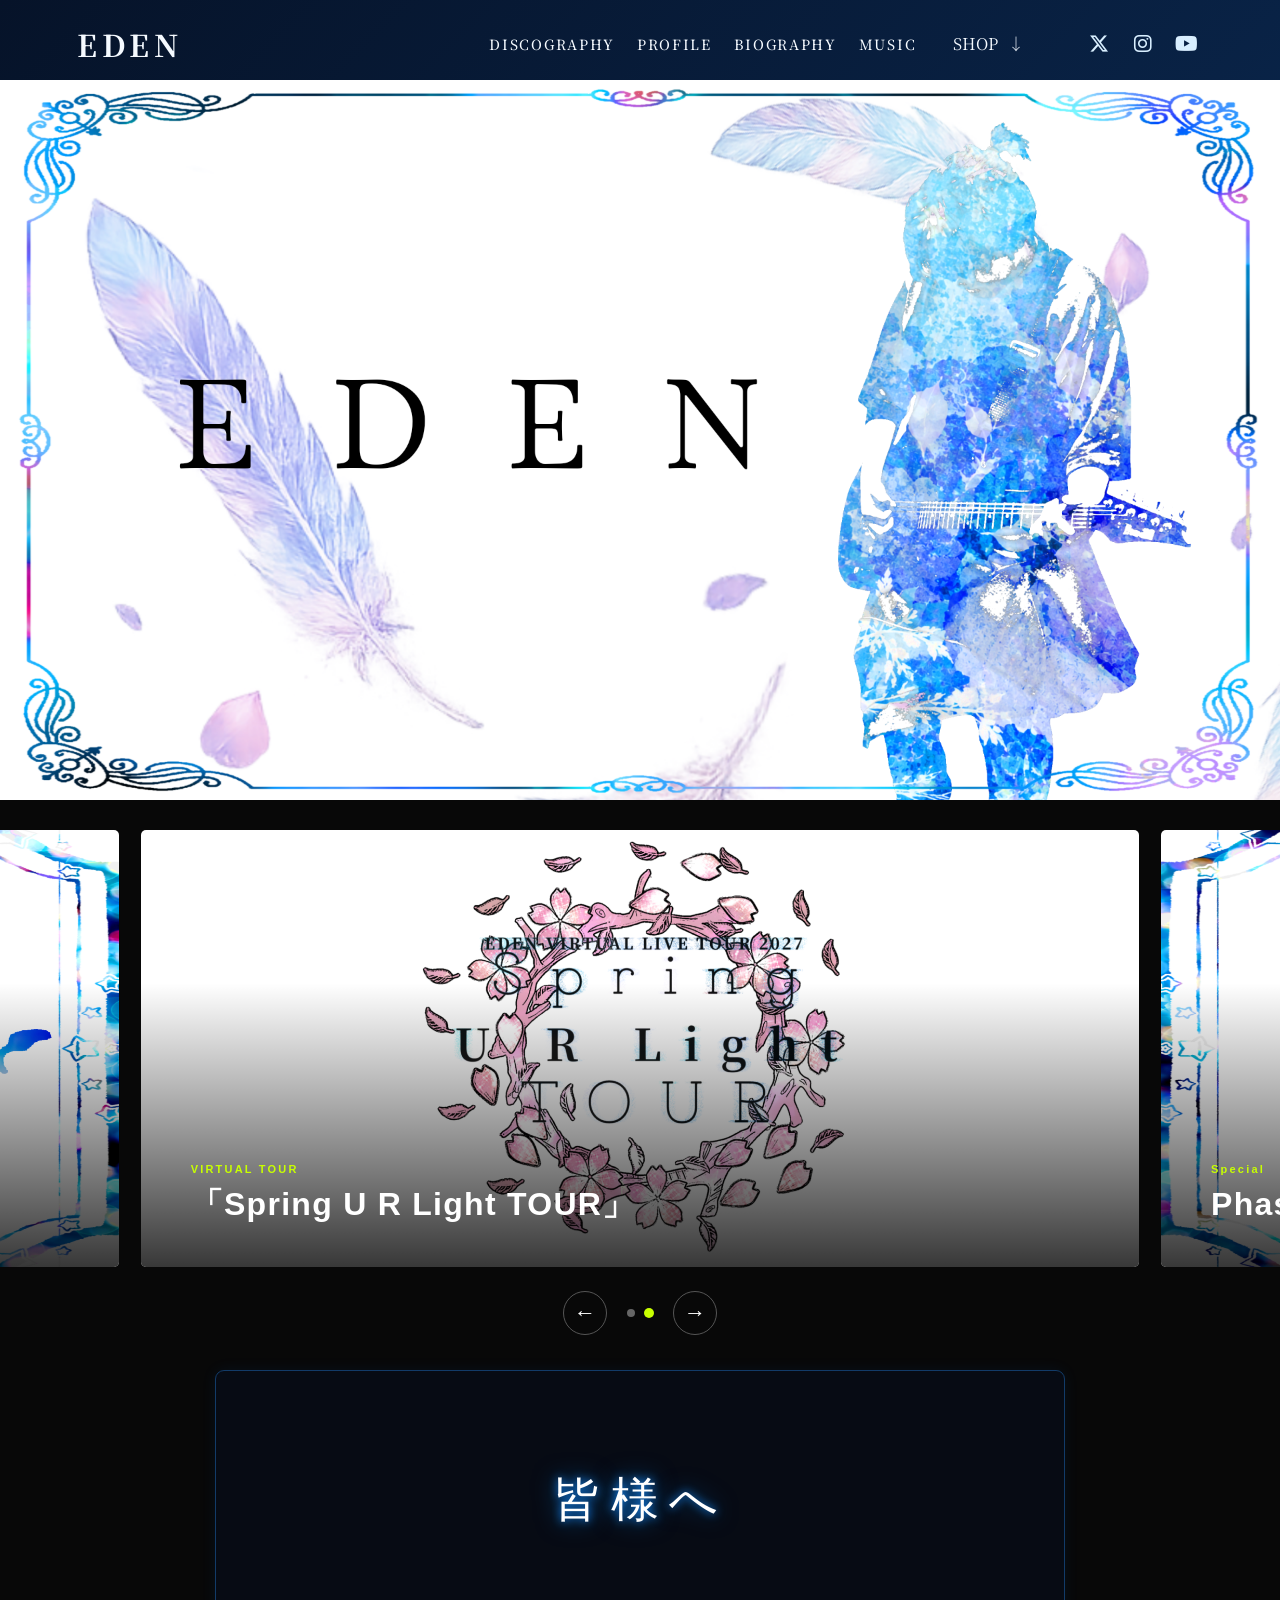
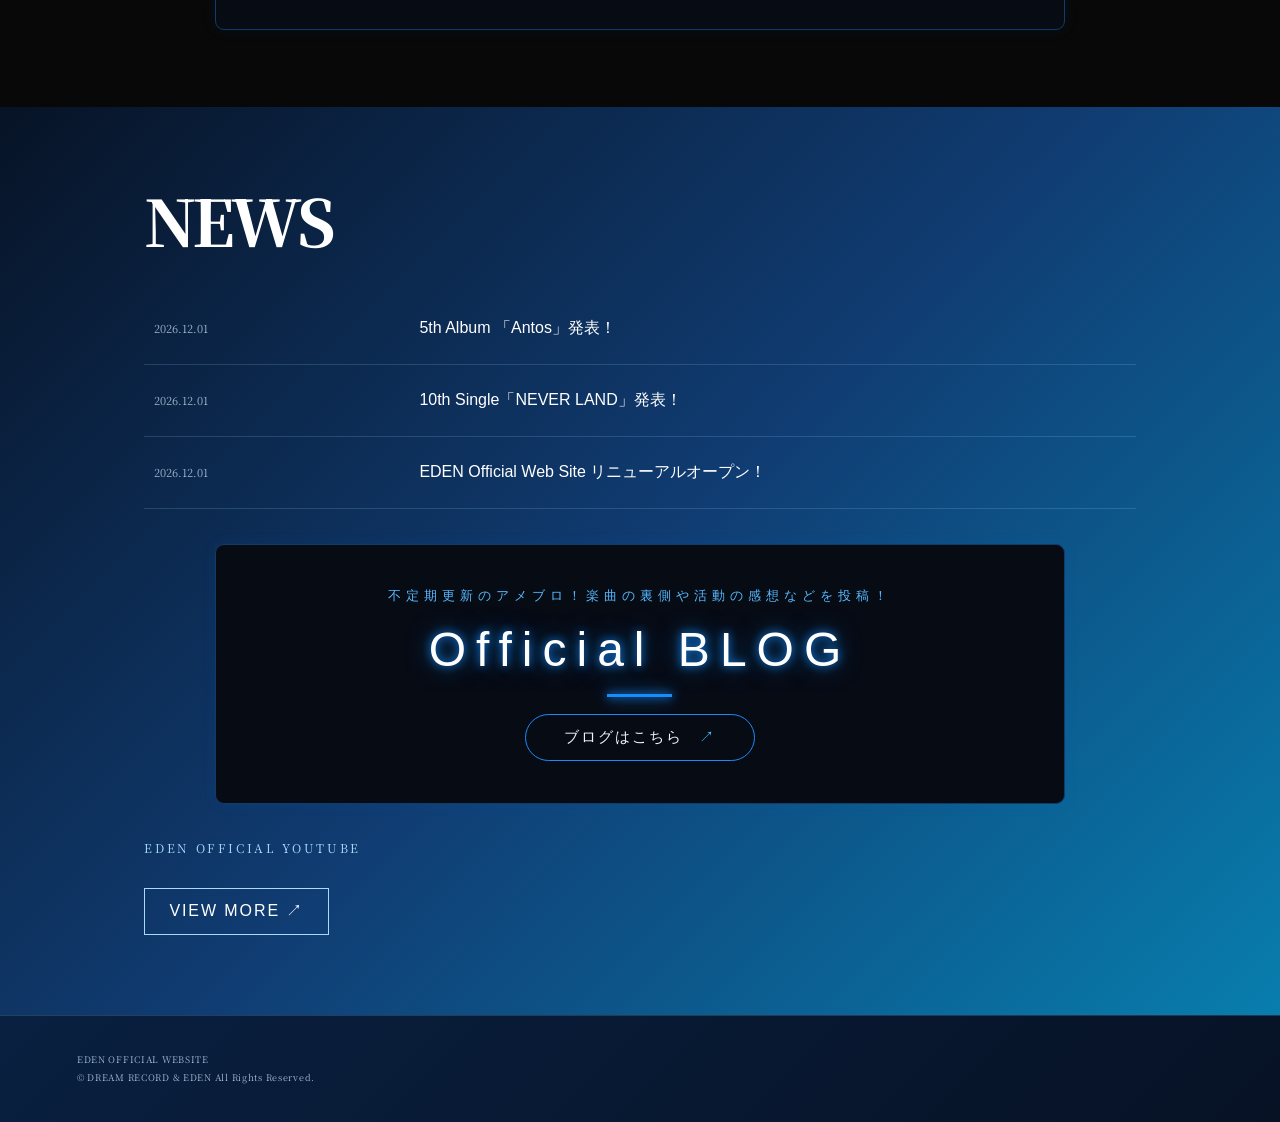
<file: index.html>
<!DOCTYPE html>
<html lang="ja">
<head>
<meta charset="UTF-8">
<meta name="viewport" content="width=device-width, initial-scale=1">
<meta name="theme-color" content="#090909">
<meta name="description" content="ARTIST OFFICIAL WEBSITE">
<title>EDEN Official Web SITE</title>

<link rel="preconnect" href="https://fonts.googleapis.com">
<link rel="preconnect" href="https://fonts.gstatic.com" crossorigin>
<link href="https://fonts.googleapis.com/css2?family=Noto+Serif+JP:wght@400;500;600;700;800;900&display=swap" rel="stylesheet">
<link rel="stylesheet" href="style.css">
<script src="script.js" defer></script>

<link rel="stylesheet"
 href="https://cdnjs.cloudflare.com/ajax/libs/font-awesome/6.5.2/css/all.min.css">


<!-- FAVICON -->
<!-- FAVICON -->
<link rel="icon"
      href="/EDEN_Official_website/favicon.ico?v=3"
      type="image/x-icon">
</head>

<body>
<header id="header">
  <a href="index.html" class="logo">EDEN</a>
  <button class="menu-btn" id="menuBtn" type="button" aria-label="メニューを開く" aria-expanded="false" aria-controls="nav">MENU ☰</button>
  <nav class="nav" id="nav" aria-label="メインメニュー">

    <a href="DISCOGRAPHY.html">DISCOGRAPHY</a>
    <a href="PROFILE.html">PROFILE</a>
    <a href="BIOGRAPHY.html">BIOGRAPHY</a>
    <a href="Music/home.html">MUSIC</a>

<div class="nav-dropdown">
  <button class="nav-dropdown__toggle" type="button"
          aria-expanded="false">
    SHOP <span class="nav-arrow">↓</span>
  </button>

  <div class="nav-dropdown__menu">
    <a href="https://suzuri.jp/EDEN__0_0__" target="_blank"
       rel="noopener noreferrer">SUZURI ↗</a>
    <a href="https://edennosono.booth.pm/" target="_blank"
       rel="noopener noreferrer">BOOTH ↗</a>
  </div>
</div>

<br>

<div class="header-sns">
  <a href="https://x.com/EDEN__0_0__"
     target="_blank" rel="noopener noreferrer"
     aria-label="X">
    <i class="fa-brands fa-x-twitter"></i>
  </a>

  <a href="https://www.instagram.com/eden__0_0__/?hl=ja"
     target="_blank" rel="noopener noreferrer"
     aria-label="Instagram">
    <i class="fa-brands fa-instagram"></i>
  </a>

  <a href="https://www.youtube.com/@EDEN__0_0__Official"
     target="_blank" rel="noopener noreferrer"
     aria-label="YouTube">
    <i class="fa-brands fa-youtube"></i>
  </a>


</div>

  </nav>

</header>

<main>
<section class="hero" id="top">
  <img src="パナー/EDEN.png" alt="EDEN">

</section>


<section class="dr-hero" aria-label="メインビジュアル">

  <div class="dr-hero__viewport">
    <div class="dr-hero__track">

      <a class="dr-hero__slide" href="https://sites.google.com/view/phase2specialsite/%E3%83%9B%E3%83%BC%E3%83%A0">
        <img
          src="パナー/2特設.png"
          alt="ライブステージ"
        >
        <span class="dr-hero__caption">
          <small>Special</small>
          Phase2記念特設サイト
        </span>
      </a>

      <a class="dr-hero__slide" href="https://sites.google.com/view/2027-tour-spling/%E3%83%9B%E3%83%BC%E3%83%A0">
        <img
          src="パナー/TOURパナー.png"
          alt="音楽アーティスト"
        >
        <span class="dr-hero__caption">
          <small>VIRTUAL TOUR</small>
          「Spring U R Light TOUR」
        </span>
      </a>

     
    </div>
  </div>

  <div class="dr-hero__controls">
    <button class="dr-hero__arrow dr-hero__prev"
      type="button" aria-label="前のスライド">
      ←
    </button>

    <div class="dr-hero__dots" aria-label="スライド選択"></div>

    <button class="dr-hero__arrow dr-hero__next"
      type="button" aria-label="次のスライド">
      →
    </button>
  </div>

 <!-- OFFICIAL BLOG -->
  <div class="eden-neon-wrap">
    <a href="https://sites.google.com/view/phase2specialsite/%E7%9A%86%E6%A7%98%E3%81%B8"
       target="_blank"
       rel="noopener noreferrer"
       class="eden-neon">

      <span class="eden-neon-title">皆様へ</span>

    </a>
  </div>
</section>
 

<section class="eden-video" id="video">

  <div class="wrap reveal">
    <div class="section-heading">
      <div><h2>NEWS</h2></div>
    </div>

<div class="news-item">
  <span class="news-date">2026.12.01</span>
  <span class="news-category"></span>
  <a href="https://sites.google.com/view/eden-no-uta/news3">
    5th Album 「Antos」発表！
  </a>
</div>

<div class="news-item">
  <span class="news-date">2026.12.01</span>
  <span class="news-category"></span>
  <a href="https://sites.google.com/view/eden-no-uta/news2">
    10th Single「NEVER LAND」発表！
  </a>
</div>

<div class="news-item">
  <span class="news-date">2026.12.01</span>
  <span class="news-category"></span>
  <a href="https://sites.google.com/view/eden-no-uta/news1">
    EDEN Official Web Site リニューアルオープン！
  </a>
</div>


  <!-- OFFICIAL BLOG -->
  <div class="eden-neon-wrap">
    <a href="https://www.ameba.jp/profile/general/eden-oficial/"
       target="_blank"
       rel="noopener noreferrer"
       class="eden-neon">

      <span class="eden-neon-label">
        不定期更新のアメブロ！楽曲の裏側や活動の感想などを投稿！
      </span>

      <span class="eden-neon-title">Official BLOG</span>

      <span class="eden-neon-line"></span>

      <span class="eden-neon-link">
        ブログはこちら <span>↗</span>
      </span>

    </a>
  </div>

  <!-- YOUTUBE VIDEO -->
  <div class="eden-video__inner">

    <p class="eden-video__eyebrow">
      EDEN OFFICIAL YOUTUBE
    </p>

    <a class="eden-video__more"
       href="https://www.youtube.com/@EDEN__0_0__Official"
       target="_blank"
       rel="noopener noreferrer">
      VIEW MORE ↗
    </a>

  </div>

</section>



</main>

<footer>
<p>EDEN OFFICIAL WEBSITE<br>© DREAM RECORD & EDEN All Rights Reserved.
</p></footer>
</body>
</html>
<style>
.eden-neon-wrap {
  width: 100%;
  margin: 35px auto;
  padding: 0 20px;
  box-sizing: border-box;
}

.eden-neon {
  width: 100%;
  max-width: 850px;
  min-height: 260px;
  margin: auto;
  box-sizing: border-box;

  display: flex;
  flex-direction: column;
  align-items: center;
  justify-content: center;
  gap: 17px;

  background: #070B14;
  border: 1px solid #123B68;
  border-radius: 9px;

  color: white !important;
  text-decoration: none !important;

  transition: .35s ease;
  box-shadow: 0 0 15px rgba(0,130,255,.08);
}

.eden-neon-label {
  color: #55B9FF;
  font-size: 13px;
  letter-spacing: 5px;
  font-family: Arial, sans-serif;
}

.eden-neon-title {
  font-family: Arial, sans-serif;
  font-size: 48px;
  font-weight: 300;
  letter-spacing: 10px;
  text-shadow: 0 0 10px #168CFF,
               0 0 25px rgba(0,140,255,.6);
}

.eden-neon-line {
  width: 65px;
  height: 3px;
  background: #168CFF;
  box-shadow: 0 0 8px #168CFF,
              0 0 18px #168CFF;
}

.eden-neon-link {
  color: #EAF6FF;
  font-size: 15px;
  letter-spacing: 2px;
  padding: 13px 38px;
  border: 1px solid #168CFF;
  border-radius: 40px;
  transition: .3s;
}

.eden-neon-link span {
  color: #45B9FF;
  margin-left: 10px;
}

.eden-neon:hover {
  border-color: #35AEFF;
  box-shadow: 0 0 15px #087BFF,
              0 0 35px rgba(0,120,255,.3);
}

.eden-neon:hover .eden-neon-link {
  background: #087BFF;
  box-shadow: 0 0 15px #087BFF;
  color: white;
}

.eden-neon:hover .eden-neon-link span {
  color: white;
}

@media(max-width:600px) {
  .eden-neon {
    min-height: 220px;
  }

  .eden-neon-title {
    font-size: 38px;
  }

  .eden-neon-label {
    font-size: 11px;
  }
}
</style>
</file>
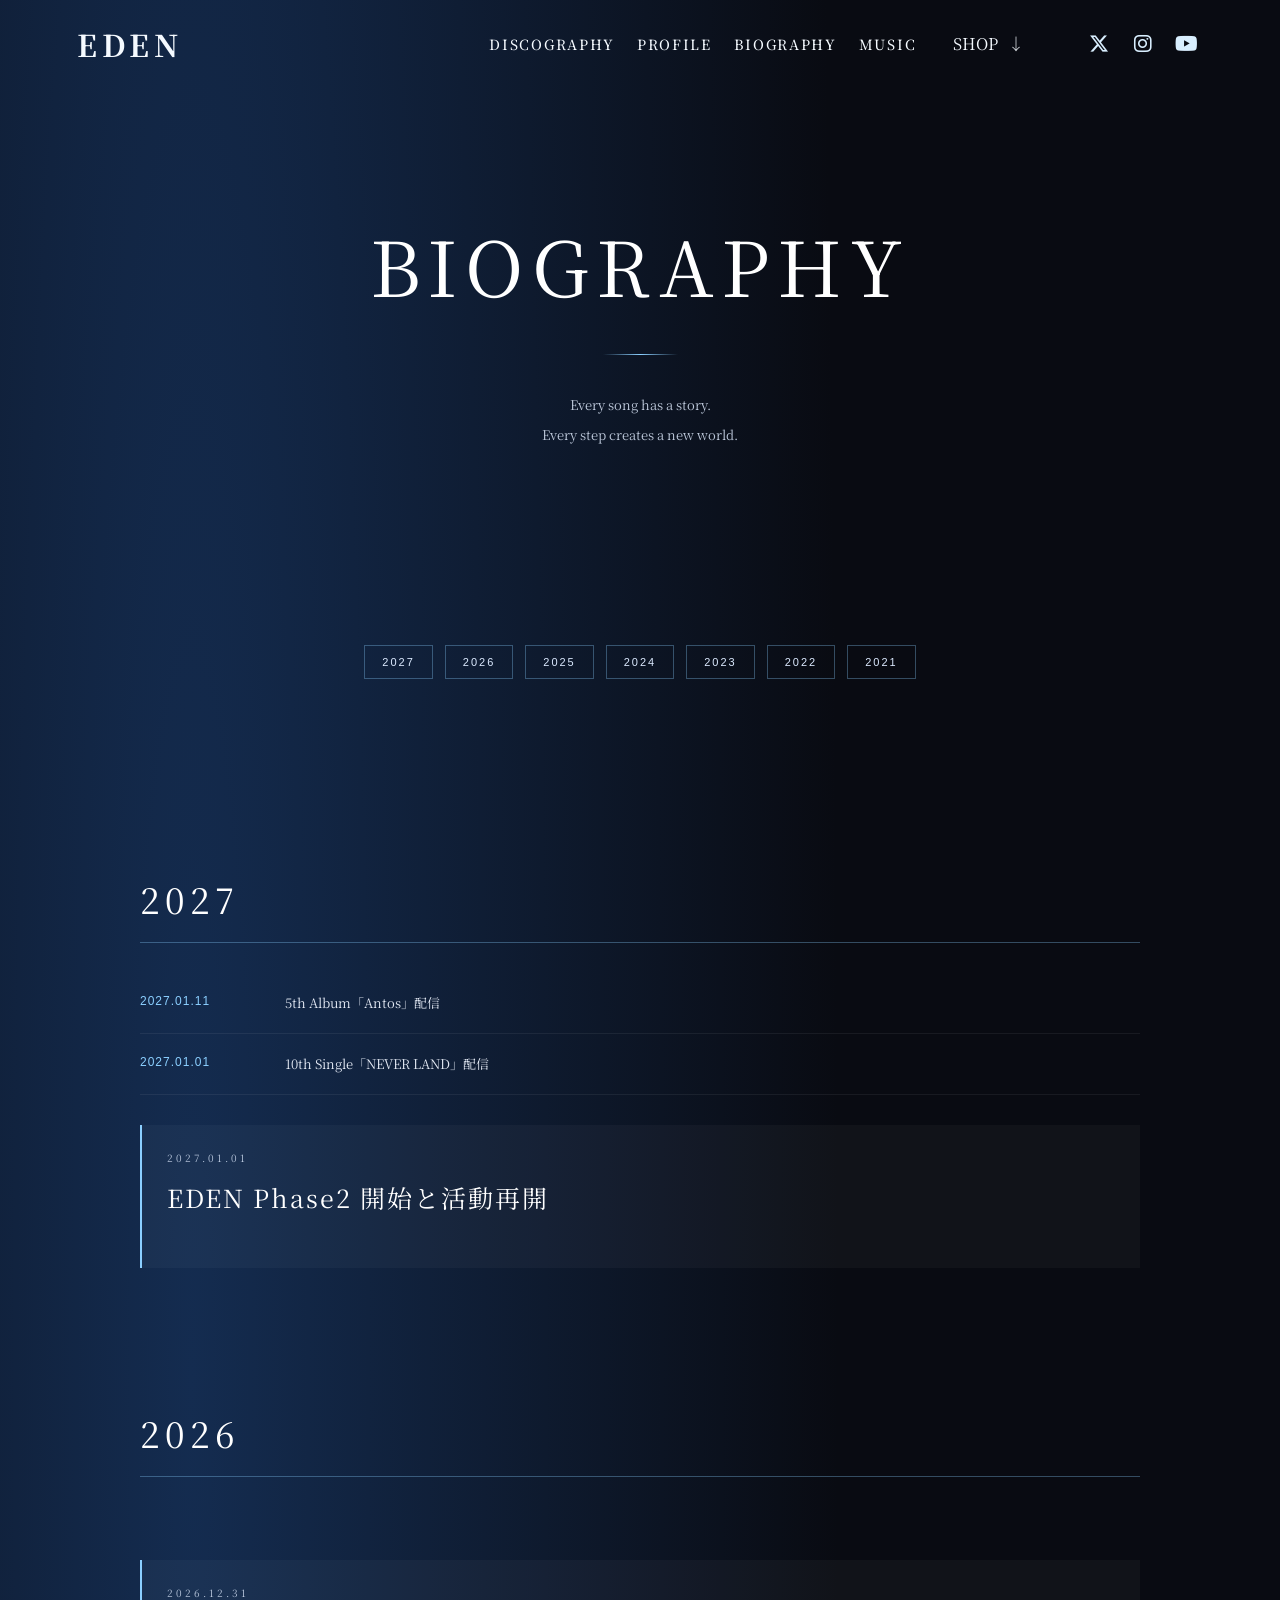
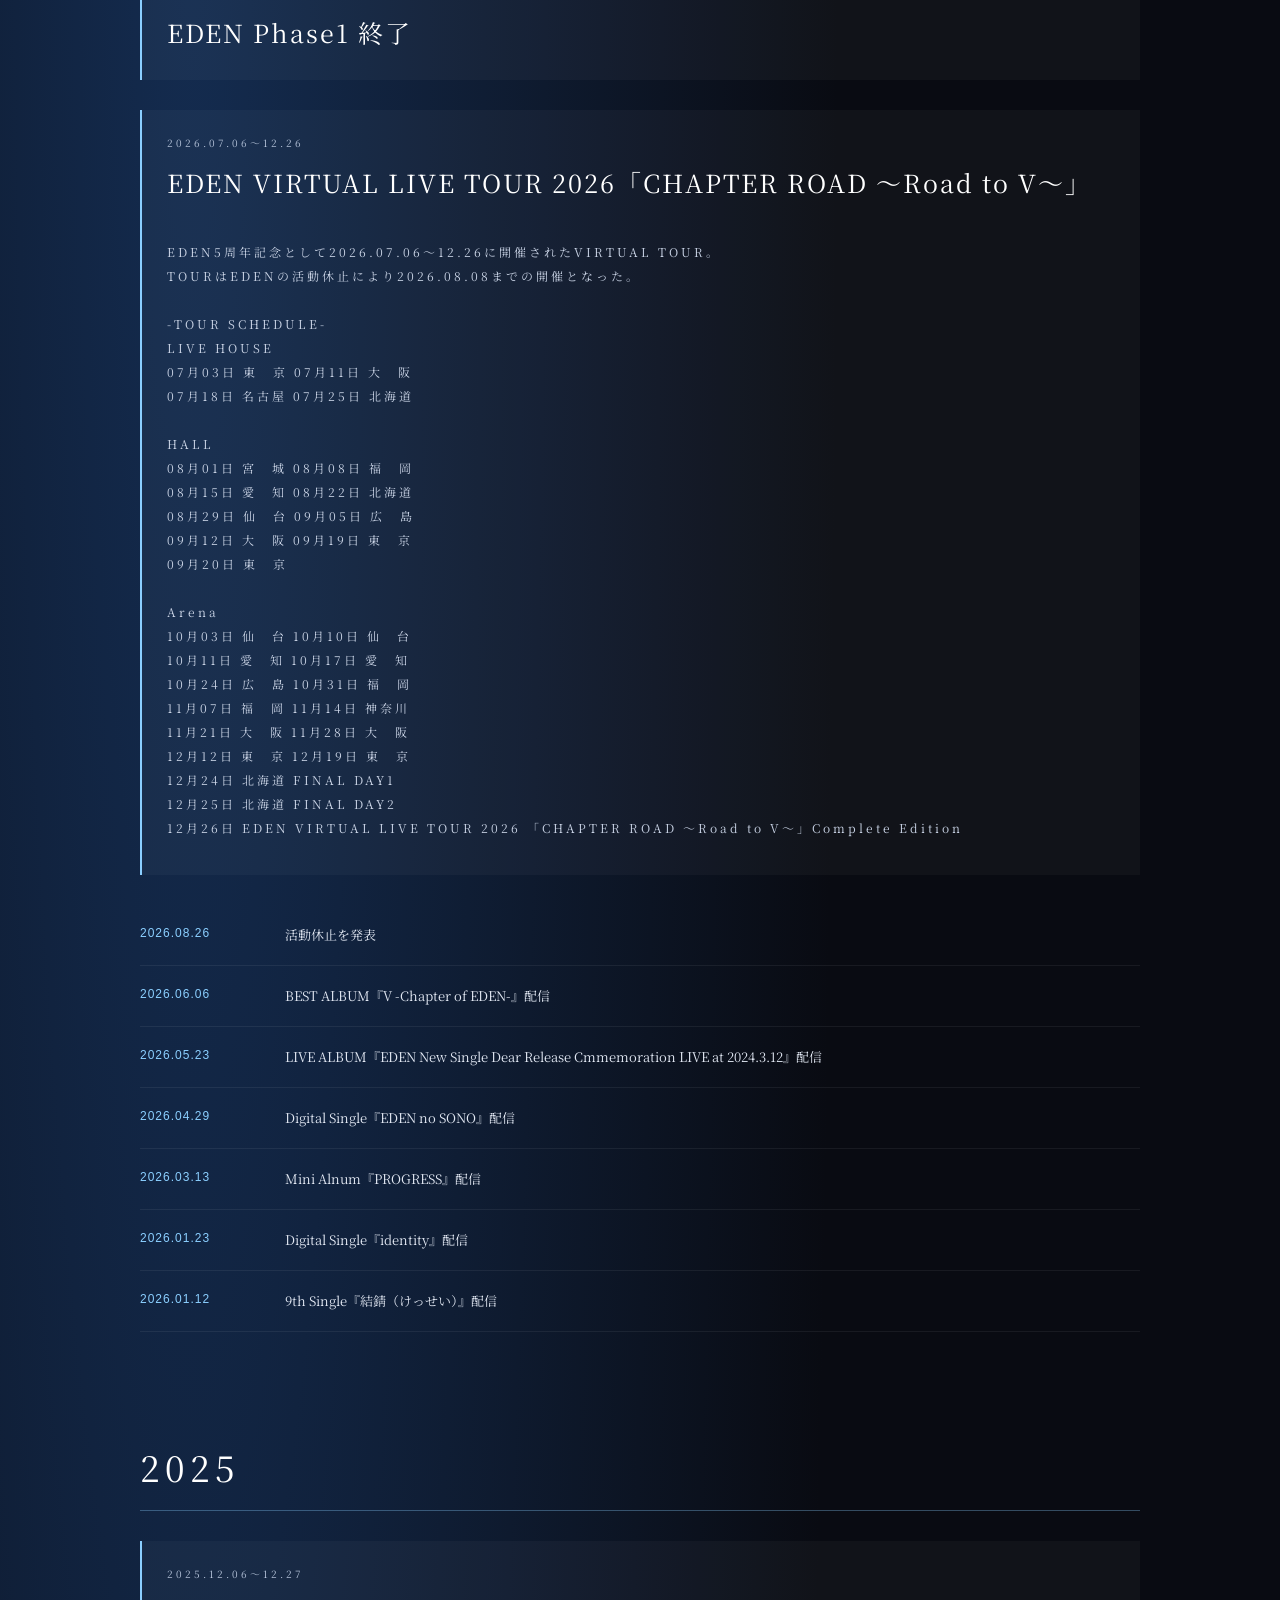
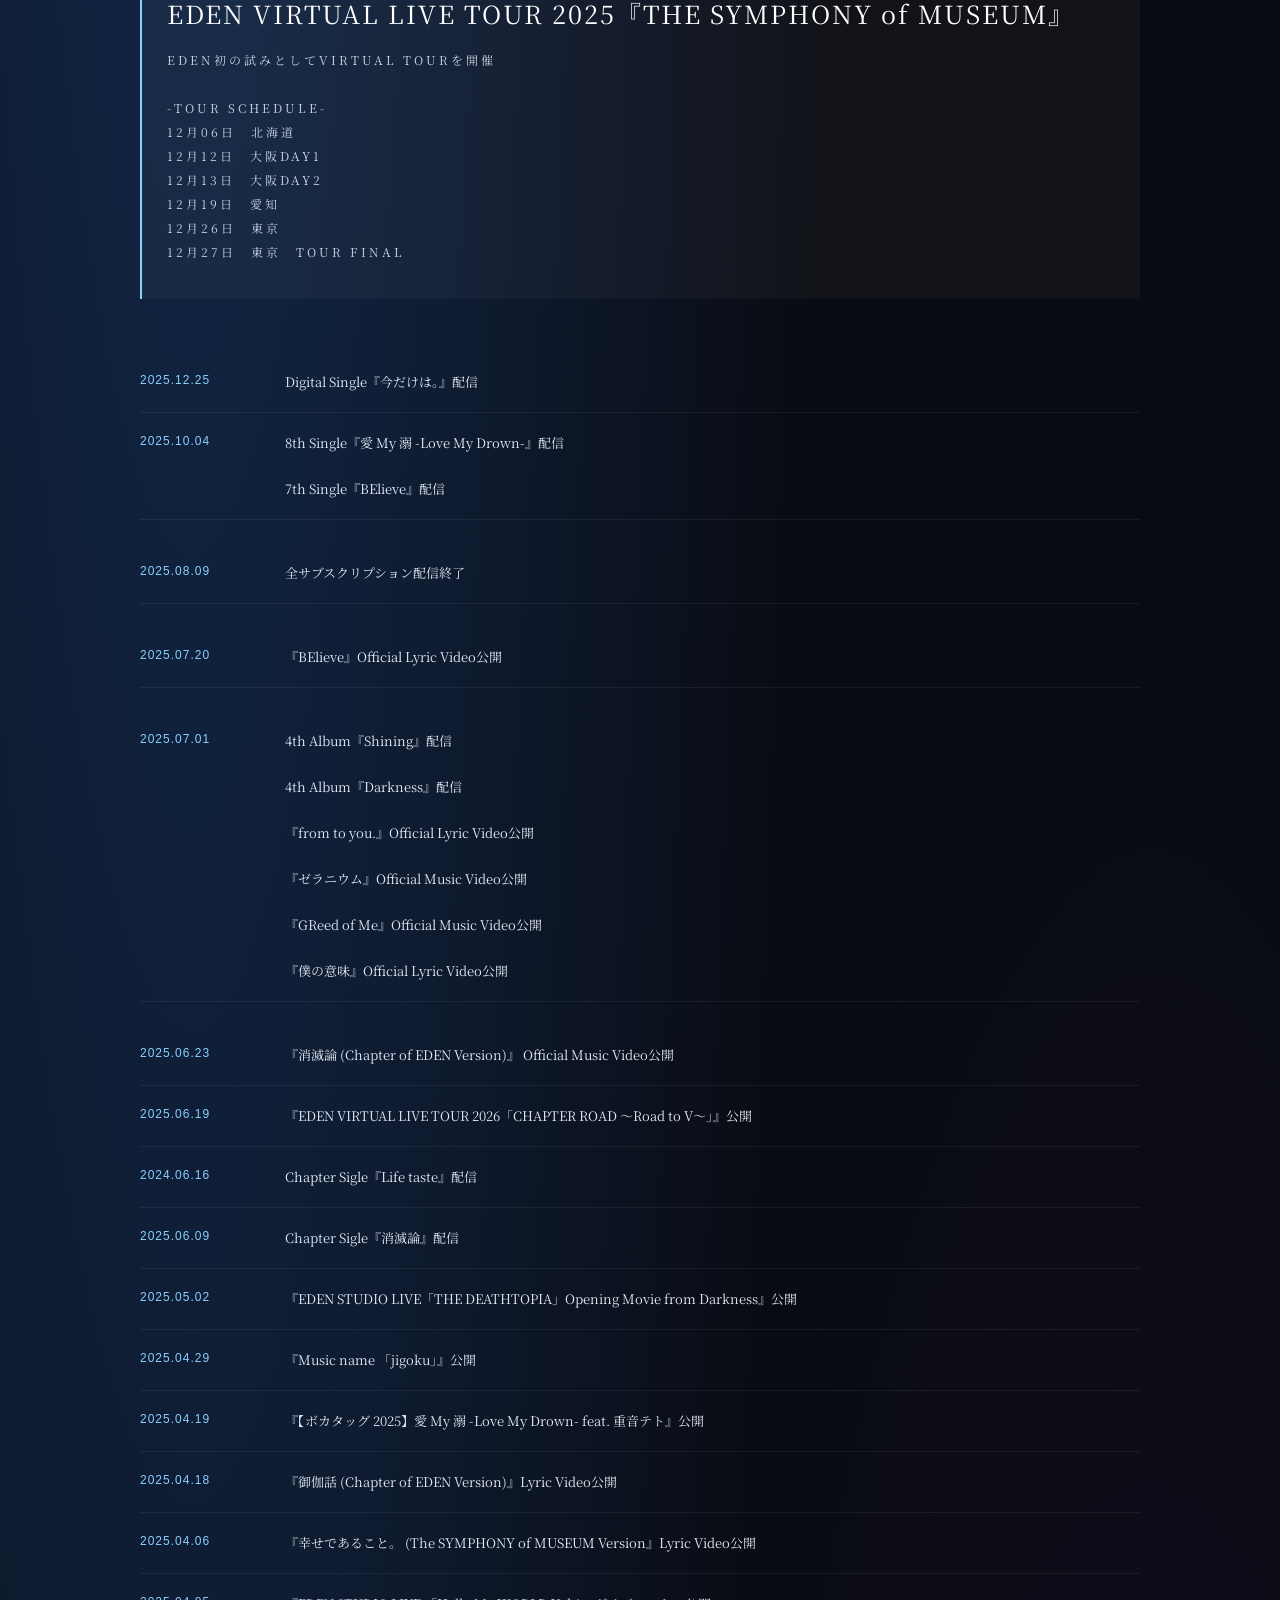
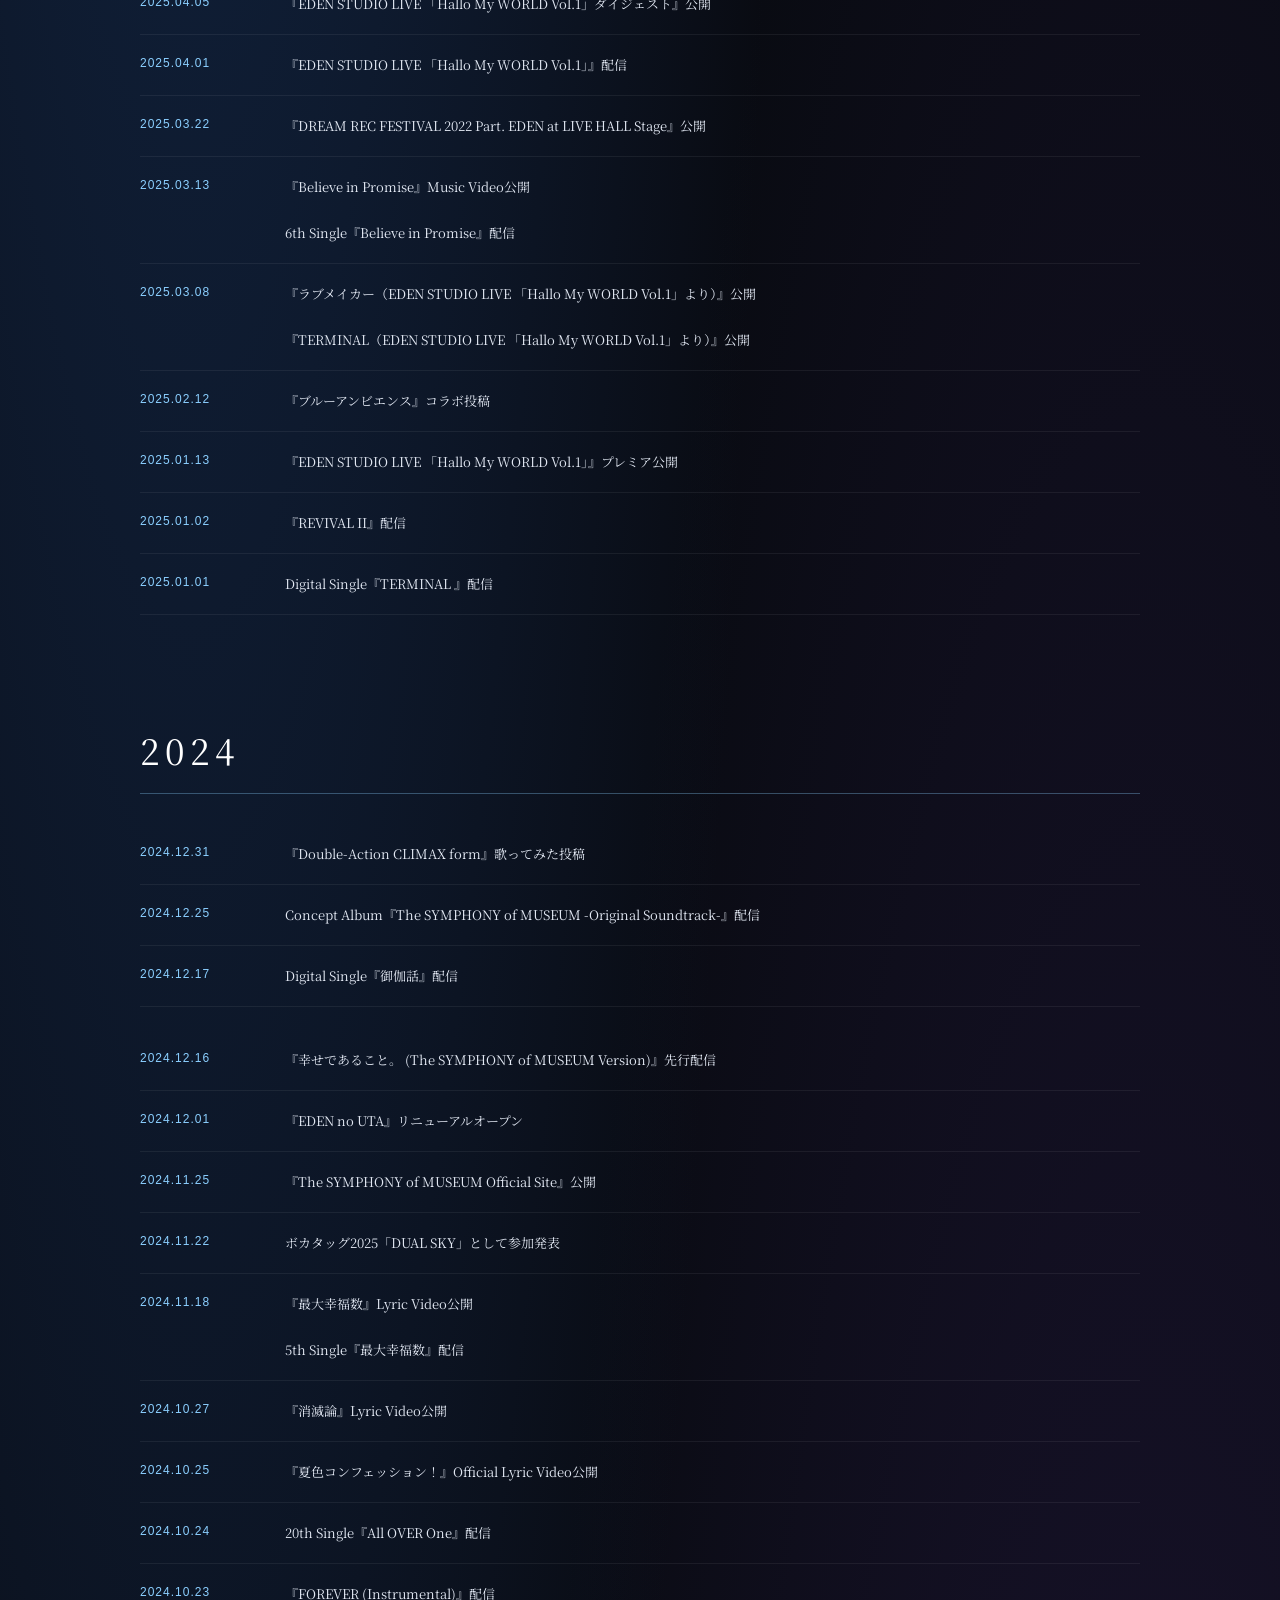
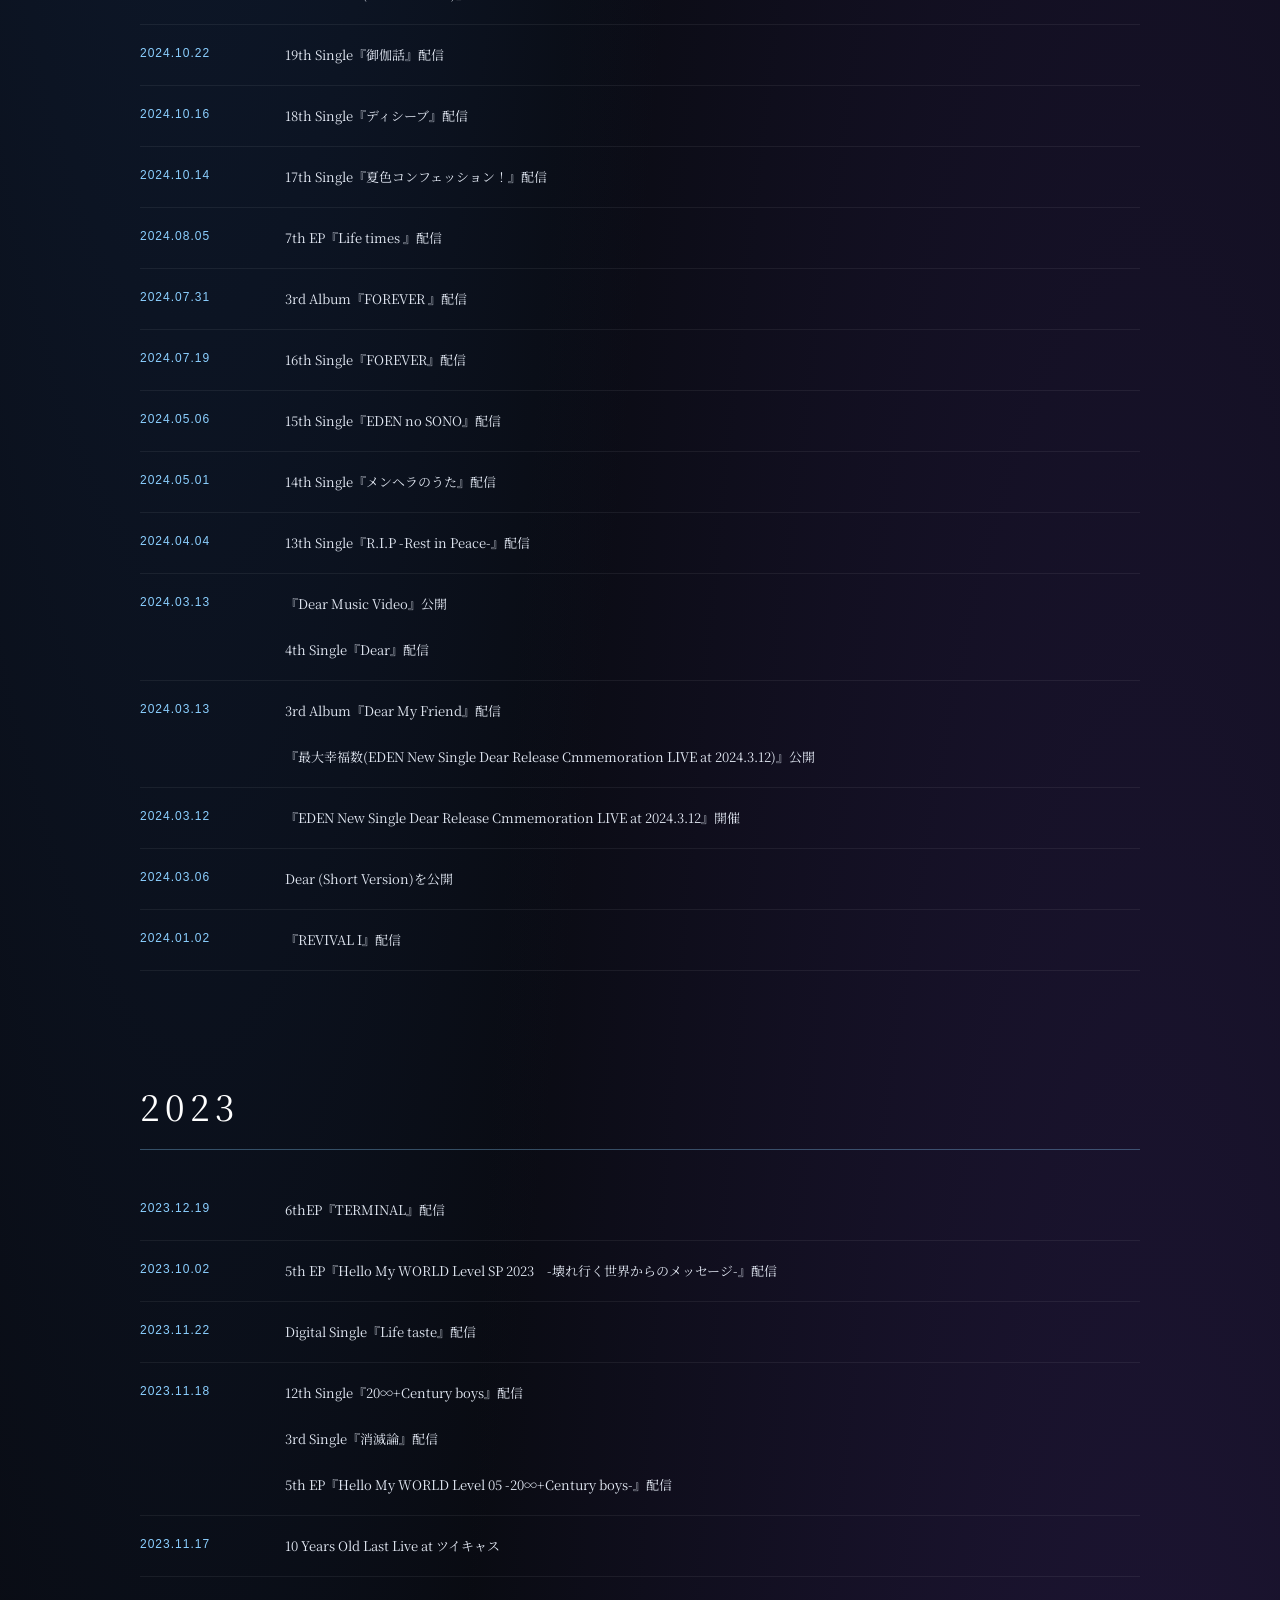
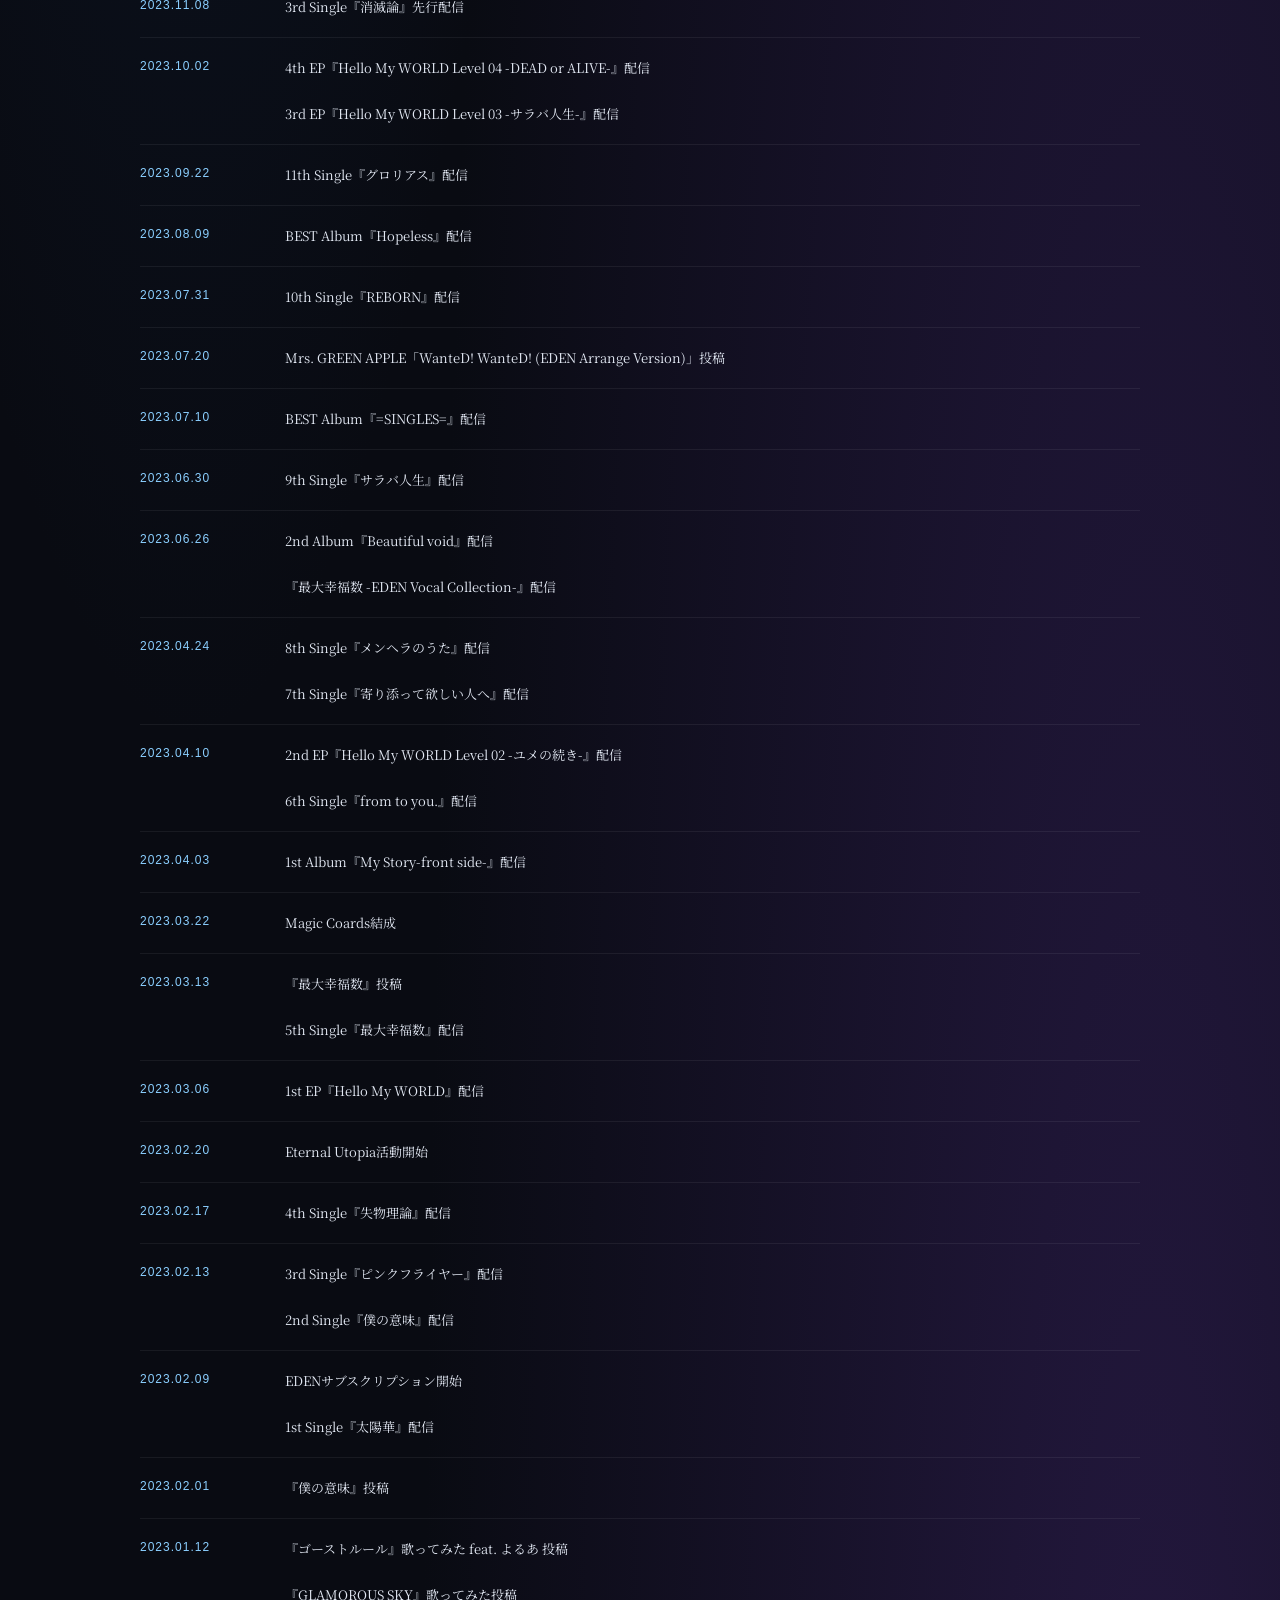
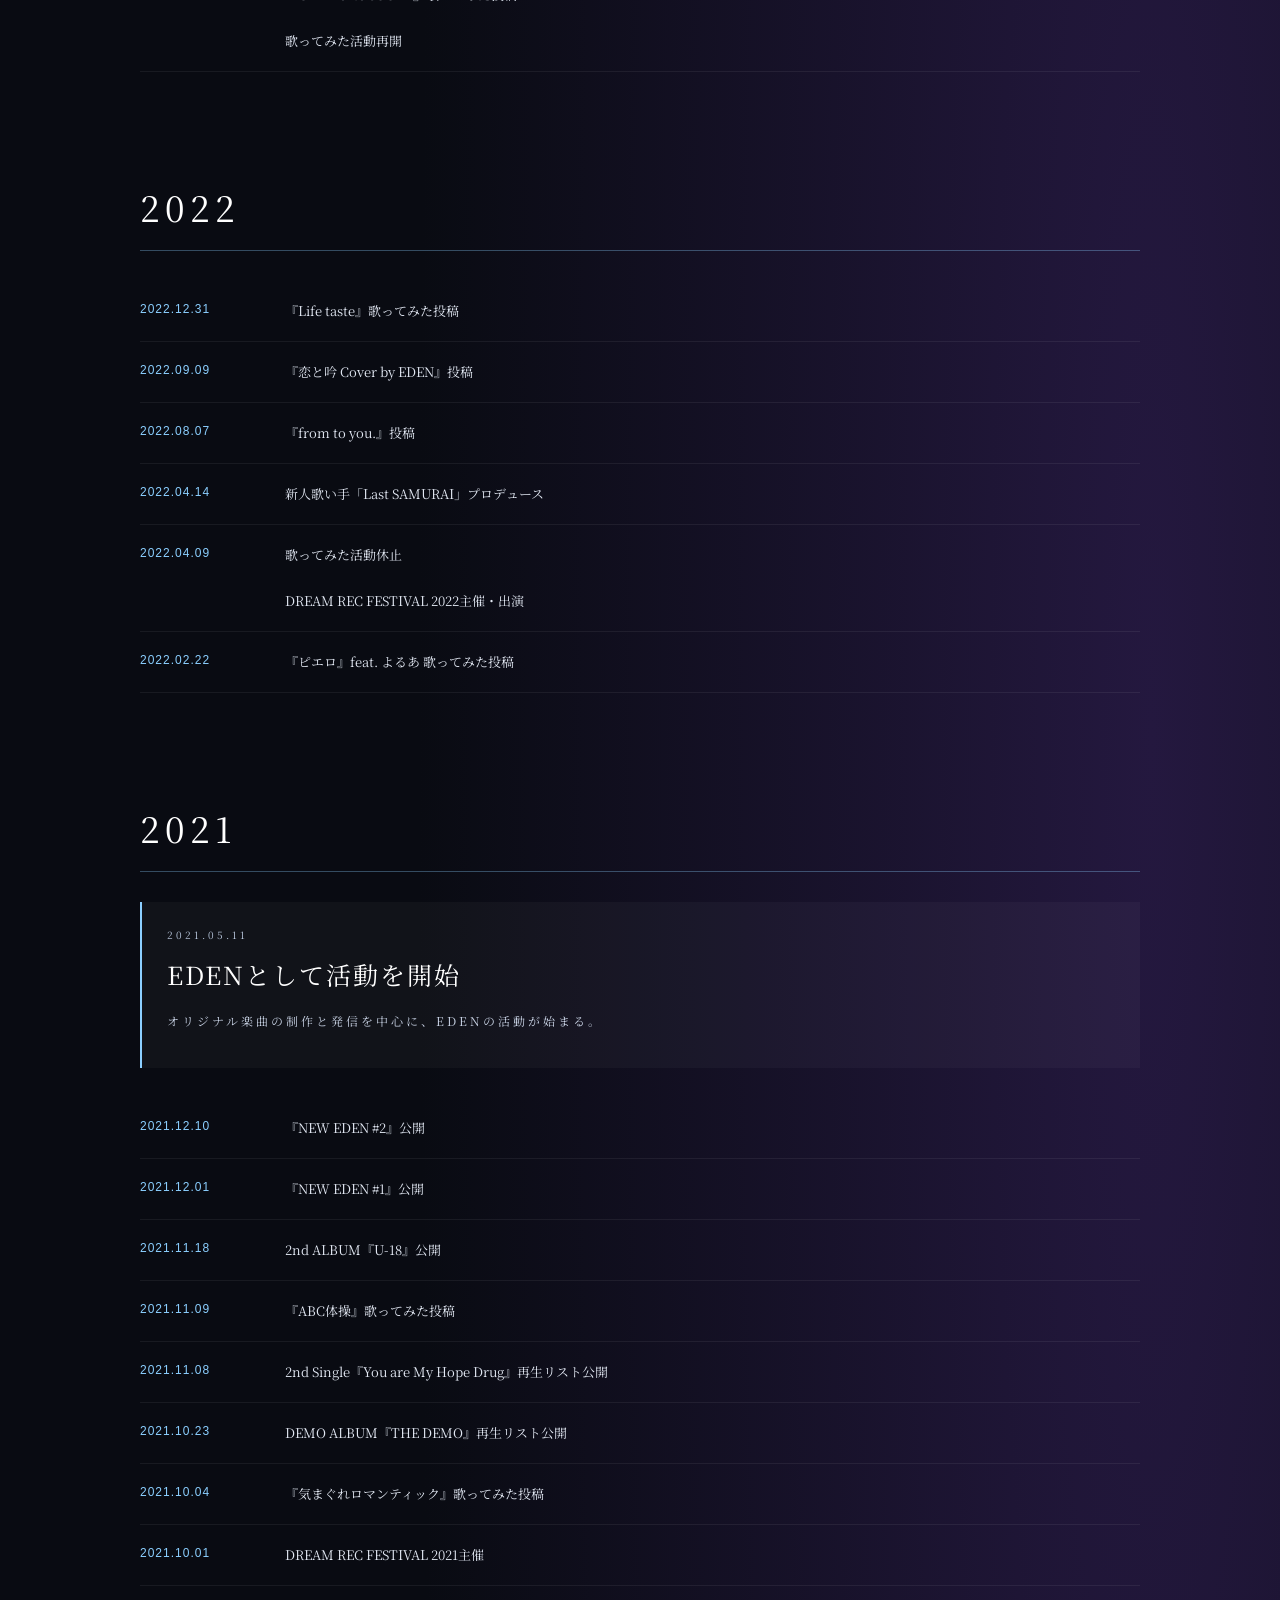
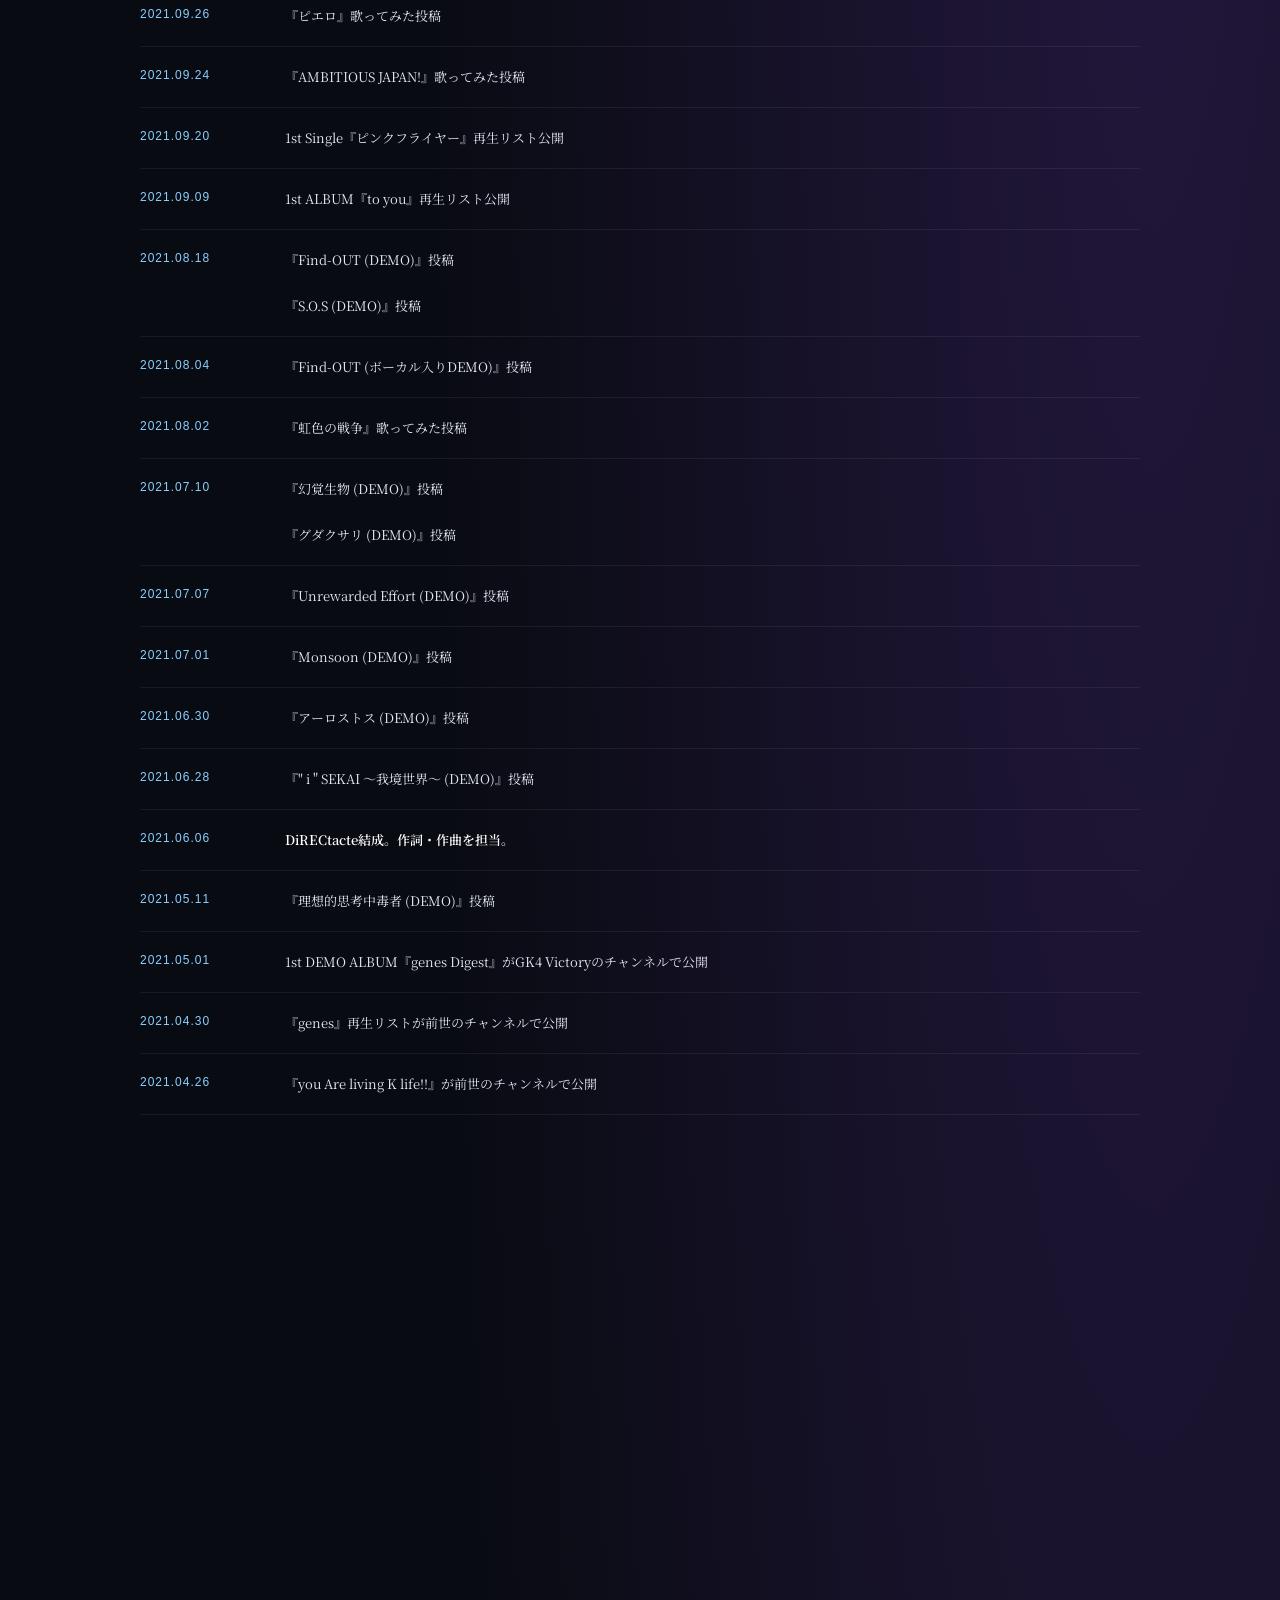
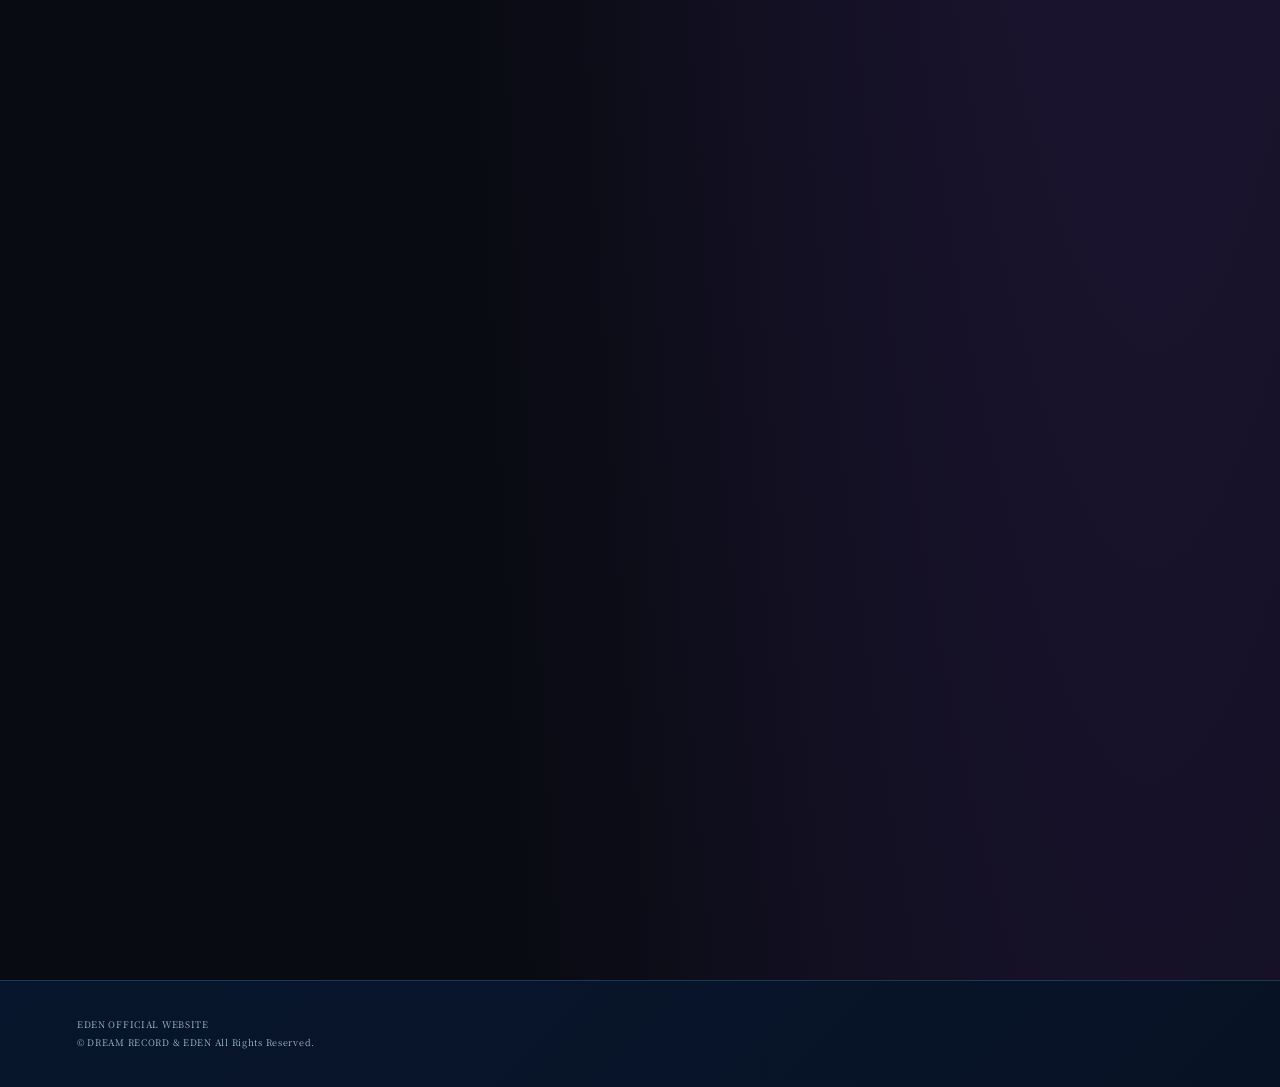
<file: BIOGRAPHY.html>
<!DOCTYPE html>
<html lang="ja">
<head>
<meta charset="UTF-8">
<meta name="viewport" content="width=device-width, initial-scale=1">
<meta name="theme-color" content="#090909">
<meta name="description" content="EDEN Official Website Biography. EDENの活動履歴と音楽の軌跡。">
<title>BIOGRAPHY | EDEN Official Web SITE</title>

<link rel="preconnect" href="https://fonts.googleapis.com">
<link rel="preconnect" href="https://fonts.gstatic.com" crossorigin>
<link href="https://fonts.googleapis.com/css2?family=Noto+Serif+JP:wght@400;500;600;700;800;900&display=swap" rel="stylesheet">
<link rel="stylesheet" href="style.css">
<script src="script.js" defer></script>
<link rel="stylesheet" href="https://cdnjs.cloudflare.com/ajax/libs/font-awesome/6.5.2/css/all.min.css">
<link rel="icon" href="./favicon.ico?v=2" type="image/x-icon">
</head>

<body>
<header id="header">
<a href="index.html" class="logo">EDEN</a>
  <button class="menu-btn" id="menuBtn" type="button" aria-label="メニューを開く" aria-expanded="false" aria-controls="nav">MENU ☰</button>
  <nav class="nav" id="nav" aria-label="メインメニュー">
    <a href="DISCOGRAPHY.html">DISCOGRAPHY</a>
    <a href="PROFILE.html">PROFILE</a>
    <a href="BIOGRAPHY.html">BIOGRAPHY</a>
    <a href="Music/home.html">MUSIC</a>

<div class="nav-dropdown">
  <button class="nav-dropdown__toggle" type="button"
          aria-expanded="false">
    SHOP <span class="nav-arrow">↓</span>
  </button>

  <div class="nav-dropdown__menu">
    <a href="https://suzuri.jp/EDEN__0_0__" target="_blank"
       rel="noopener noreferrer">SUZURI ↗</a>
    <a href="https://edennosono.booth.pm/" target="_blank"
       rel="noopener noreferrer">BOOTH ↗</a>
  </div>
</div>

<br>

<div class="header-sns">
  <a href="https://x.com/EDEN__0_0__"
     target="_blank" rel="noopener noreferrer"
     aria-label="X">
    <i class="fa-brands fa-x-twitter"></i>
  </a>

  <a href="https://www.instagram.com/eden__0_0__/?hl=ja"
     target="_blank" rel="noopener noreferrer"
     aria-label="Instagram">
    <i class="fa-brands fa-instagram"></i>
  </a>

  <a href="https://www.youtube.com/@EDEN__0_0__Official"
     target="_blank" rel="noopener noreferrer"
     aria-label="YouTube">
    <i class="fa-brands fa-youtube"></i>
  </a>
    </div>
  </nav>
</header>

<main class="bio-page">

<div class="bio-inner">
  <section class="bio-heading">
    <h1>BIOGRAPHY</h1>
    <div class="bio-divider"></div>
    <p class="bio-description">
      Every song has a story.<br>
      Every step creates a new world.
    </p>
  </section>

  <!-- YEAR NAVIGATION -->
  <nav class="bio-navigation" aria-label="年別ナビゲーション">
    <a href="#year2027">2027</a>
    <a href="#year2026">2026</a>
    <a href="#year2025">2025</a>
    <a href="#year2024">2024</a>
    <a href="#year2023">2023</a>
    <a href="#year2022">2022</a>
    <a href="#year2021">2021</a>

  </nav>

  <!-- 2027 -->
  <section class="bio-year-section" id="year2027">
    <h2 class="bio-year-title">2027</h2>
    <dl class="bio-events">

       <div class="bio-event"><dt>2027.01.11</dt><dd>5th Album「Antos」配信</dd></div>
       <div class="bio-event"><dt>2027.01.01</dt><dd>10th Single「NEVER LAND」配信</dd></div>

    <div class="bio-milestone">
      <p>2027.01.01</p>
      <h3>EDEN Phase2 開始と活動再開</h3><br>
    </div>

  <!-- 2026 -->

  <section class="bio-year-section" id="year2026">
    <h2 class="bio-year-title">2026 <span></span></h2>
    <dl class="bio-events">
　　<div class="bio-milestone">
      <p>2026.12.31</p>
      <h3>EDEN Phase1 終了</h3>
    </div>
    <div class="bio-milestone">
      <p>2026.07.06～12.26</p>
      <h3>EDEN VIRTUAL LIVE TOUR 2026「CHAPTER ROAD ～Road to V～」</h3>
　　<p class="bio-milestone-text">
EDEN5周年記念として2026.07.06～12.26に開催されたVIRTUAL TOUR。<br>
TOURはEDENの活動休止により2026.08.08までの開催となった。<br><br>
-TOUR SCHEDULE-<br>

LIVE HOUSE<br>
07月03日 東　京	07月11日 大　阪	<br>
07月18日 名古屋	07月25日 北海道	<br>
<br>
HALL<br>
08月01日 宮　城	08月08日 福　岡<br>
08月15日 愛　知	08月22日 北海道<br>
08月29日 仙　台	09月05日 広　島<br>
09月12日 大　阪 09月19日 東　京<br>
09月20日 東　京<br>
<br>
Arena<br>
10月03日 仙　台 10月10日 仙　台<br>
10月11日 愛　知 10月17日 愛　知<br>
10月24日 広　島 10月31日 福　岡<br>

11月07日 福　岡 11月14日 神奈川<br>
11月21日 大　阪 11月28日 大　阪<br>

12月12日 東　京 12月19日 東　京<br>
12月24日 北海道 FINAL DAY1<br>
12月25日 北海道 FINAL DAY2<br>
12月26日 EDEN VIRTUAL LIVE TOUR 2026
「CHAPTER ROAD ～Road to V～」Complete Edition
      </p>
</div>

       <div class="bio-event"><dt>2026.08.26</dt><dd>活動休止を発表</dd></div>
      <div class="bio-event"><dt>2026.06.06</dt><dd>BEST ALBUM『V -Chapter of EDEN-』配信</dd></div>
      <div class="bio-event"><dt>2026.05.23</dt><dd>LIVE ALBUM『EDEN New Single Dear Release Cmmemoration LIVE at 2024.3.12』配信</dd></div>
      <div class="bio-event"><dt>2026.04.29</dt><dd>Digital Single『EDEN no SONO』配信</dd></div>
      <div class="bio-event"><dt>2026.03.13</dt><dd>Mini Alnum『PROGRESS』配信</dd></div>
      <div class="bio-event"><dt>2026.01.23</dt><dd>Digital Single『identity』配信</dd></div>
      <div class="bio-event"><dt>2026.01.12</dt><dd>9th Single『結錆（けっせい）』配信</dd></div>

  <!-- 2025 -->
  <section class="bio-year-section" id="year2025">
    <h2 class="bio-year-title">2025 <span></span></h2>
    <dl class="bio-events">


    <div class="bio-milestone">
      <p>2025.12.06～12.27</p>
      <h3>EDEN VIRTUAL LIVE TOUR 2025『THE SYMPHONY of MUSEUM』</h3>
      <p class="bio-milestone-text">
        EDEN初の試みとしてVIRTUAL TOURを開催<br><br>
-TOUR SCHEDULE-<br>
12月06日　北海道<br>
12月12日　大阪DAY1<br>
12月13日　大阪DAY2<br>
12月19日　愛知<br>
12月26日　東京<br>
12月27日　東京　TOUR FINAL<br>
      </p>
</div>
    　<div class="bio-event"><dt>2025.12.25</dt><dd>Digital Single『今だけは。』配信</dd></div>
 
      <div class="bio-event"><dt>2025.10.04</dt><dd>8th Single『愛 My 溺 -Love My Drown-』配信</dd><br>
      <dd>7th Single『BElieve』配信</dd></div>

    　<div class="bio-event"><dt>2025.08.09</dt><dd>全サブスクリプション配信終了</dd></div>
    　<div class="bio-event"><dt>2025.07.20</dt><dd>『BElieve』Official Lyric Video公開</dd></div>
    　<div class="bio-event"><dt>2025.07.01</dt>
<dd>4th Album『Shining』配信</dd><br>
<dd>4th Album『Darkness』配信</dd><br>
<dd>『from to you.』Official Lyric Video公開</dd><br>
<dd>『ゼラニウム』Official Music Video公開</dd><br>
<dd>『GReed of Me』Official Music Video公開</dd><br>
<dd>『僕の意味』Official Lyric Video公開</dd></div>

　　　<div class="bio-event"><dt>2025.06.23</dt><dd>『消滅論 (Chapter of EDEN Version)』 Official Music Video公開</dd></div>
      <div class="bio-event"><dt>2025.06.19</dt><dd>『EDEN VIRTUAL LIVE TOUR 2026「CHAPTER ROAD ～Road to V～」』公開</dd></div>
      <div class="bio-event"><dt>2024.06.16</dt><dd>Chapter Sigle『Life taste』配信</dd></div>
      <div class="bio-event"><dt>2025.06.09</dt><dd>Chapter Sigle『消滅論』配信</dd></div>
      <div class="bio-event"><dt>2025.05.02</dt><dd>『EDEN STUDIO LIVE「THE DEATHTOPIA」Opening Movie from Darkness』公開</dd></div>
      <div class="bio-event"><dt>2025.04.29</dt><dd>『Music name 「jigoku」』公開</dd></div>
      <div class="bio-event"><dt>2025.04.19</dt><dd>『【ボカタッグ 2025】愛 My 溺 -Love My Drown- feat. 重音テト』公開</dd></div>
      <div class="bio-event"><dt>2025.04.18</dt><dd>『御伽話 (Chapter of EDEN Version)』Lyric Video公開</dd></div>
      <div class="bio-event"><dt>2025.04.06</dt><dd>『幸せであること。 (The SYMPHONY of MUSEUM Version』Lyric Video公開</dd></div>
      <div class="bio-event"><dt>2025.04.05</dt><dd>『EDEN STUDIO LIVE 「Hallo My WORLD Vol.1」ダイジェスト』公開</dd></div>
      <div class="bio-event"><dt>2025.04.01</dt><dd>『EDEN STUDIO LIVE 「Hallo My WORLD Vol.1」』配信</dd></div>
      <div class="bio-event"><dt>2025.03.22</dt><dd>『DREAM REC FESTIVAL 2022 Part. EDEN at LIVE HALL Stage』公開</dd></div>

      <div class="bio-event"><dt>2025.03.13</dt><dd>『Believe in Promise』Music Video公開</dd><br>
<dd>6th Single『Believe in Promise』配信</dd></div>

      <div class="bio-event"><dt>2025.03.08</dt><dd>『ラブメイカー（EDEN STUDIO LIVE 「Hallo My WORLD Vol.1」より）』公開</dd><br>
<dd>『TERMINAL（EDEN STUDIO LIVE 「Hallo My WORLD Vol.1」より）』公開</dd></div>

      <div class="bio-event"><dt>2025.02.12</dt><dd>『ブルーアンビエンス』コラボ投稿</dd></div>
      <div class="bio-event"><dt>2025.01.13</dt><dd>『EDEN STUDIO LIVE 「Hallo My WORLD Vol.1」』プレミア公開</dd></div>
      <div class="bio-event"><dt>2025.01.02</dt><dd>『REVIVAL II』配信</dd></div>
<div class="bio-event"><dt>2025.01.01</dt><dd>Digital Single『TERMINAL
』配信</dd></div>

  <!-- 2024 -->
  <section class="bio-year-section" id="year2024">
    <h2 class="bio-year-title">2024 <span></span></h2>
    <dl class="bio-events">
      <div class="bio-event"><dt>2024.12.31</dt><dd>『Double-Action CLIMAX form』歌ってみた投稿</dd></div>
      <div class="bio-event"><dt>2024.12.25</dt><dd>Concept Album『The SYMPHONY of MUSEUM -Original Soundtrack-』配信</dd></div>
      <div class="bio-event"><dt>2024.12.17</dt><dd>Digital Single『御伽話』配信</dd></div>
　　　<div class="bio-event"><dt>2024.12.16</dt><dd>『幸せであること。 (The SYMPHONY of MUSEUM Version)』先行配信</dd></div>
      <div class="bio-event"><dt>2024.12.01</dt><dd>『EDEN no UTA』リニューアルオープン</dd></div>
      <div class="bio-event"><dt>2024.11.25</dt><dd>『The SYMPHONY of MUSEUM Official Site』公開</dd></div>
      <div class="bio-event"><dt>2024.11.22</dt><dd>ボカタッグ2025「DUAL SKY」として参加発表</dd></div>
      <div class="bio-event"><dt>2024.11.18</dt><dd>『最大幸福数』Lyric Video公開</dd><br>
      <dd>5th Single『最大幸福数』配信</dd></div>
      <div class="bio-event"><dt>2024.10.27</dt><dd>『消滅論』Lyric Video公開</dd></div>
      <div class="bio-event"><dt>2024.10.25</dt><dd>『夏色コンフェッション！』Official Lyric Video公開</dd></div>
      <div class="bio-event"><dt>2024.10.24</dt><dd>20th Single『All OVER One』配信</dd></div>
      <div class="bio-event"><dt>2024.10.23</dt><dd>『FOREVER (Instrumental)』配信</dd></div>
      <div class="bio-event"><dt>2024.10.22</dt><dd>19th Single『御伽話』配信</dd></div>
      <div class="bio-event"><dt>2024.10.16</dt><dd>18th Single『ディシーブ』配信</dd></div>
      <div class="bio-event"><dt>2024.10.14</dt><dd>17th Single『夏色コンフェッション！』配信</dd></div>
      <div class="bio-event"><dt>2024.08.05</dt><dd>7th EP『Life times
』配信</dd></div>
      <div class="bio-event"><dt>2024.07.31</dt><dd>3rd Album『FOREVER
』配信</dd></div>
      <div class="bio-event"><dt>2024.07.19</dt><dd>16th Single『FOREVER』配信</dd></div>
      <div class="bio-event"><dt>2024.05.06</dt><dd>15th Single『EDEN no SONO』配信</dd></div>
      <div class="bio-event"><dt>2024.05.01</dt><dd>14th Single『メンヘラのうた』配信</dd></div>
      <div class="bio-event"><dt>2024.04.04</dt><dd>13th Single『R.I.P -Rest in Peace-』配信</dd></div>
      <div class="bio-event"><dt>2024.03.13</dt><dd>『Dear Music Video』公開</dd><br>
<dd>4th Single『Dear』配信</dd></div>
      <div class="bio-event"><dt>2024.03.13</dt><dd>3rd Album『Dear My Friend』配信</dd><br>
<dd>『最大幸福数(EDEN New Single Dear Release Cmmemoration LIVE at 2024.3.12)』公開</dd></div>
      <div class="bio-event"><dt>2024.03.12</dt><dd>『EDEN New Single Dear Release Cmmemoration LIVE at 2024.3.12』開催</dd></div>
      <div class="bio-event"><dt>2024.03.06</dt><dd>Dear (Short Version)を公開</dd></div>
      <div class="bio-event"><dt>2024.01.02</dt><dd>『REVIVAL I』配信</dd></div>

  <!-- 2023 -->
  <section class="bio-year-section" id="year2023">
    <h2 class="bio-year-title">2023 <span></span></h2>
    <dl class="bio-events">
      <div class="bio-event"><dt>2023.12.19</dt><dd>6thEP『TERMINAL』配信</dd></div>
      <div class="bio-event"><dt>2023.10.02</dt><dd>5th EP『Hello My WORLD Level SP 2023　-壊れ行く世界からのメッセージ-』配信</dd></div>
      <div class="bio-event"><dt>2023.11.22</dt><dd>Digital Single『Life taste』配信</dd></div>
      <div class="bio-event"><dt>2023.11.18</dt><dd>12th Single『20∞+Century boys』配信</dd><br>
<dd>3rd Single『消滅論』配信</dd><br>
<dd>5th EP『Hello My WORLD Level 05 -20∞+Century boys-』配信</dd></div>
      <div class="bio-event"><dt>2023.11.17</dt><dd>10 Years Old Last Live at ツイキャス</dd></div>
      <div class="bio-event"><dt>2023.11.08</dt><dd>3rd Single『消滅論』先行配信</dd></div>
      <div class="bio-event"><dt>2023.10.02</dt><dd>4th EP『Hello My WORLD Level 04 -DEAD or ALIVE-』配信</dd><br>
<dd>3rd EP『Hello My WORLD Level 03 -サラバ人生-』配信</dd></div>
      <div class="bio-event"><dt>2023.09.22</dt><dd>11th Single『グロリアス』配信</dd></div>
      <div class="bio-event"><dt>2023.08.09</dt><dd>BEST Album『Hopeless』配信</dd></div>
      <div class="bio-event"><dt>2023.07.31</dt><dd>10th Single『REBORN』配信</dd></div>
      <div class="bio-event"><dt>2023.07.20</dt><dd>Mrs. GREEN APPLE「WanteD! WanteD! (EDEN Arrange Version)」投稿</dd></div>
      <div class="bio-event"><dt>2023.07.10</dt><dd>BEST Album『=SINGLES=』配信</dd></div>
      <div class="bio-event"><dt>2023.06.30</dt><dd>9th Single『サラバ人生』配信</dd></div>
      <div class="bio-event"><dt>2023.06.26</dt><dd>2nd Album『Beautiful void』配信</dd><br>
<dd>『最大幸福数 -EDEN Vocal Collection-』配信</dd></div>
      <div class="bio-event"><dt>2023.04.24</dt><dd>8th Single『メンヘラのうた』配信</dd><br>
<dd>7th Single『寄り添って欲しい人へ』配信</dd></div>
      <div class="bio-event"><dt>2023.04.10</dt><dd>2nd EP『Hello My WORLD Level 02 -ユメの続き-』配信</dd><br>
<dd>6th Single『from to you.』配信</dd></div>
      <div class="bio-event"><dt>2023.04.03</dt><dd>1st Album『My Story-front side-』配信</dd></div>
      <div class="bio-event"><dt>2023.03.22</dt><dd>Magic Coards結成</dd></div>
      <div class="bio-event"><dt>2023.03.13</dt><dd>『最大幸福数』投稿</dd><br><dd>5th Single『最大幸福数』配信</dd></div>
      <div class="bio-event"><dt>2023.03.06</dt><dd>1st EP『Hello My WORLD』配信</dd></div>
      <div class="bio-event"><dt>2023.02.20</dt><dd>Eternal Utopia活動開始</dd></div>
      <div class="bio-event"><dt>2023.02.17</dt><dd>4th Single『失物理論』配信</dd></div>
      <div class="bio-event"><dt>2023.02.13</dt><dd>3rd Single『ピンクフライヤー』配信</dd><br>
<dd>2nd Single『僕の意味』配信</dd></div>
      <div class="bio-event"><dt>2023.02.09</dt><dd>EDENサブスクリプション開始</dd><br>
<dd>1st Single『太陽華』配信</dd></div>
      <div class="bio-event"><dt>2023.02.01</dt><dd>『僕の意味』投稿</dd></div>
      <div class="bio-event"><dt>2023.01.12</dt><dd>『ゴーストルール』歌ってみた feat. よるあ 投稿</dd><br>
<dd>『GLAMOROUS SKY』歌ってみた投稿</dd><br>
<dd>歌ってみた活動再開</dd></div>

    </dl>

  <!-- 2022 -->
  <section class="bio-year-section" id="year2022">
    <h2 class="bio-year-title">2022 <span></span></h2>
    <dl class="bio-events">

      <div class="bio-event"><dt>2022.12.31</dt><dd>『Life taste』歌ってみた投稿</dd></div>
      <div class="bio-event"><dt>2022.09.09</dt><dd>『恋と吟 Cover by EDEN』投稿</dd></div>
      <div class="bio-event"><dt>2022.08.07</dt><dd>『from to you.』投稿</dd></div>
      <div class="bio-event"><dt>2022.04.14</dt><dd>新人歌い手「Last SAMURAI」プロデュース</dd></div>
      <div class="bio-event"><dt>2022.04.09</dt><dd>歌ってみた活動休止</dd><br><dd>DREAM REC FESTIVAL 2022主催・出演</dd></div>
      <div class="bio-event"><dt>2022.02.22</dt><dd>『ピエロ』feat. よるあ 歌ってみた投稿</dd></div>

    </dl>


  <!-- 2021 -->
  <section class="bio-year-section" id="year2021">
    <h2 class="bio-year-title">2021 <span></span></h2>
    <div class="bio-milestone">
      <p>2021.05.11</p>
      <h3>EDENとして活動を開始</h3>
      <p class="bio-milestone-text">
        オリジナル楽曲の制作と発信を中心に、EDENの活動が始まる。
      </p>
    </div>

    <dl class="bio-events">

      <div class="bio-event"><dt>2021.12.10</dt><dd>『NEW EDEN #2』公開</dd></div>
      <div class="bio-event"><dt>2021.12.01</dt><dd>『NEW EDEN #1』公開</dd></div>
      <div class="bio-event"><dt>2021.11.18</dt><dd>2nd ALBUM『U-18』公開</dd></div>
      <div class="bio-event"><dt>2021.11.09</dt><dd>『ABC体操』歌ってみた投稿</dd></div>
      <div class="bio-event"><dt>2021.11.08</dt><dd>2nd Single『You are My Hope Drug』再生リスト公開</dd></div>
      <div class="bio-event"><dt>2021.10.23</dt><dd>DEMO ALBUM『THE DEMO』再生リスト公開</dd></div>
      <div class="bio-event"><dt>2021.10.04</dt><dd>『気まぐれロマンティック』歌ってみた投稿</dd></div>
      <div class="bio-event"><dt>2021.10.01</dt><dd>DREAM REC FESTIVAL 2021主催</dd></div>
      <div class="bio-event"><dt>2021.09.26</dt><dd>『ピエロ』歌ってみた投稿</dd></div>
      <div class="bio-event"><dt>2021.09.24</dt><dd>『AMBITIOUS JAPAN!』歌ってみた投稿</dd></div>
      <div class="bio-event"><dt>2021.09.20</dt><dd>1st Single『ピンクフライヤー』再生リスト公開</dd></div>
      <div class="bio-event"><dt>2021.09.09</dt><dd>1st ALBUM『to you』再生リスト公開</dd></div>
      <div class="bio-event"><dt>2021.08.18</dt><dd>『Find-OUT (DEMO)』投稿</dd><br><dd>『S.O.S (DEMO)』投稿</dd></div>
      <div class="bio-event"><dt>2021.08.04</dt><dd>『Find-OUT (ボーカル入りDEMO)』投稿</dd></div>
      <div class="bio-event"><dt>2021.08.02</dt><dd>『虹色の戦争』歌ってみた投稿</dd></div>
      <div class="bio-event"><dt>2021.07.10</dt><dd>『幻覚生物 (DEMO)』投稿</dd><br>
<dd>『グダクサリ (DEMO)』投稿</dd></div>
      <div class="bio-event"><dt>2021.07.07</dt><dd>『Unrewarded Effort (DEMO)』投稿</dd></div>
      <div class="bio-event"><dt>2021.07.01</dt><dd>『Monsoon (DEMO)』投稿</dd></div>
      <div class="bio-event"><dt>2021.06.30</dt><dd>『アーロストス (DEMO)』投稿</dd></div>
      <div class="bio-event"><dt>2021.06.28</dt><dd>『" i " SEKAI ～我境世界～ (DEMO)』投稿</dd></div>
      <div class="bio-event"><dt>2021.06.06</dt><dd><strong>DiRECtacte結成。作詞・作曲を担当。</strong></dd></div>
      <div class="bio-event"><dt>2021.05.11</dt><dd>『理想的思考中毒者 (DEMO)』投稿</dd></div>
      <div class="bio-event"><dt>2021.05.01</dt><dd>1st DEMO ALBUM『genes Digest』がGK4 Victoryのチャンネルで公開</dd></div>
      <div class="bio-event"><dt>2021.04.30</dt><dd>『genes』再生リストが前世のチャンネルで公開</dd></div>
      <div class="bio-event"><dt>2021.04.26</dt><dd>『you Are living K life!!』が前世のチャンネルで公開</dd></div>

    </dl>
</main>



</body>
</html>

<!-- FOOTER -->
<footer>
  <p>
    EDEN OFFICIAL WEBSITE<br>
    © DREAM RECORD & EDEN All Rights Reserved.
  </p>
</footer>

<style>
/* BIOGRAPHY PAGE */
.bio-page {
  padding: 100px 24px;
  color: #e9edf7;
  background:
    radial-gradient(ellipse at 15% 10%, #142c50 0%, transparent 42%),
    radial-gradient(ellipse at 90% 75%, #24183f 0%, transparent 45%),
    #090b12;
  font-family: "Noto Serif JP", serif;
  min-height: 100vh;
}

.bio-page * {
  box-sizing: border-box;
}

.bio-inner {
  max-width: 1000px;
  margin: 0 auto;
}

.bio-heading {
  text-align: center;
  margin-bottom: 85px;
}

.bio-heading .eyebrow {
  color: #8bcfff;
  font-size: 11px;
  letter-spacing: 5px;
  margin-bottom: 20px;
}

.bio-heading h1 {
  color: #fff;
  font-size: clamp(40px, 8vw, 76px);
  font-weight: 400;
  letter-spacing: 8px;
  margin: 0;
}

.bio-heading .bio-subtitle {
  display: block;
  color: #a8b8d4;
  font-size: 11px;
  letter-spacing: 4px;
  margin-top: 22px;
}

.bio-heading .bio-description {
  color: #bdc8da;
  font-size: 13px;
  line-height: 2.3;
  margin-top: 35px;
}

.bio-divider {
  width: 75px;
  height: 1px;
  background: linear-gradient(90deg, transparent, #8bcfff, transparent);
  margin: 35px auto;
}

.bio-intro {
  text-align: center;
  padding: 35px 25px;
  border-top: 1px solid #ffffff20;
  border-bottom: 1px solid #ffffff20;
  margin-bottom: 90px;
}

.bio-intro h2 {
  font-size: 20px;
  font-weight: 400;
  letter-spacing: 4px;
  margin: 0 0 25px;
}

.bio-intro p {
  color: #c8d2e4;
  font-size: 13px;
  line-height: 2.5;
  margin: 0;
}

.bio-year-section {
  margin-bottom: 85px;
  scroll-margin-top: 100px;
}

.bio-year-title {
  font-size: 35px;
  font-weight: 400;
  letter-spacing: 5px;
  color: #fff;
  padding-bottom: 18px;
  border-bottom: 1px solid #8bcfff55;
  margin: 0 0 30px;
}

.bio-year-title span {
  color: #8bcfff;
  font-family: Arial, sans-serif;
  font-size: 10px;
  letter-spacing: 3px;
  margin-left: 15px;
}

.bio-events {
  margin: 0;
  padding: 0;
}

.bio-event {
  display: grid;
  grid-template-columns: 125px minmax(0, 1fr);
  gap: 20px;
  padding: 17px 0;
  border-bottom: 1px solid #ffffff10;
}

.bio-event dt {
  color: #8bcfff;
  font-family: Arial, sans-serif;
  font-size: 12px;
  letter-spacing: 1px;
  line-height: 1.9;
}

.bio-event dd {
  color: #e2e8f3;
  font-size: 13px;
  line-height: 2;
  margin: 0;
  overflow-wrap: anywhere;
}

.bio-event dd strong {
  color: #fff;
  font-weight: 600;
}

.bio-event time {
  color: inherit;
}

.bio-milestone {
  margin: 30px 0;
  padding: 25px;
  border-left: 2px solid #8bcfff;
  background: #ffffff08;
}

.bio-milestone p {
  color: #b8c6dc;
  font-size: 10px;
  letter-spacing: 3px;
  margin: 0 0 10px;
}

.bio-milestone h3 {
  color: #fff;
  font-size: clamp(18px, 3vw, 25px);
  font-weight: 400;
  letter-spacing: 2px;
  line-height: 1.8;
  margin: 0;
}

.bio-milestone .bio-milestone-text {
  font-size: 12px;
  line-height: 2;
  color: #c8d2e4;
  margin-top: 12px;
}

.bio-navigation {
  display: flex;
  flex-wrap: wrap;
  justify-content: center;
  gap: 12px;
  margin: 0 0 85px;
}

.bio-navigation a {
  display: inline-block;
  color: #dceaff;
  border: 1px solid #8bcfff55;
  padding: 10px 17px;
  font-family: Arial, sans-serif;
  font-size: 11px;
  letter-spacing: 2px;
  text-decoration: none;
  transition: background .25s, color .25s;
}

.bio-navigation a:hover {
  color: #090b12;
  background: #8bcfff;
}

.bio-bottom {
  text-align: center;
  border-top: 1px solid #ffffff20;
  padding-top: 50px;
}

.bio-bottom h2 {
  color: #fff;
  font-size: clamp(24px, 5vw, 40px);
  font-weight: 400;
  letter-spacing: 4px;
  margin: 0 0 20px;
}

.bio-bottom p {
  color: #aebdd3;
  font-size: 12px;
  line-height: 2.4;
}

.bio-bottom a {
  color: #8bcfff;
}

@media (max-width: 600px) {
  .bio-page {
    padding: 70px 18px;
  }

  .bio-heading {
    margin-bottom: 60px;
  }

  .bio-heading h1 {
    letter-spacing: 4px;
  }

  .bio-event {
    grid-template-columns: 95px minmax(0, 1fr);
    gap: 12px;
    padding: 14px 0;
  }

  .bio-event dt {
    font-size: 10px;
  }

  .bio-event dd {
    font-size: 12px;
  }

  .bio-year-title {
    font-size: 29px;
  }

  .bio-year-section {
    margin-bottom: 65px;
  }
}
</style>
</file>
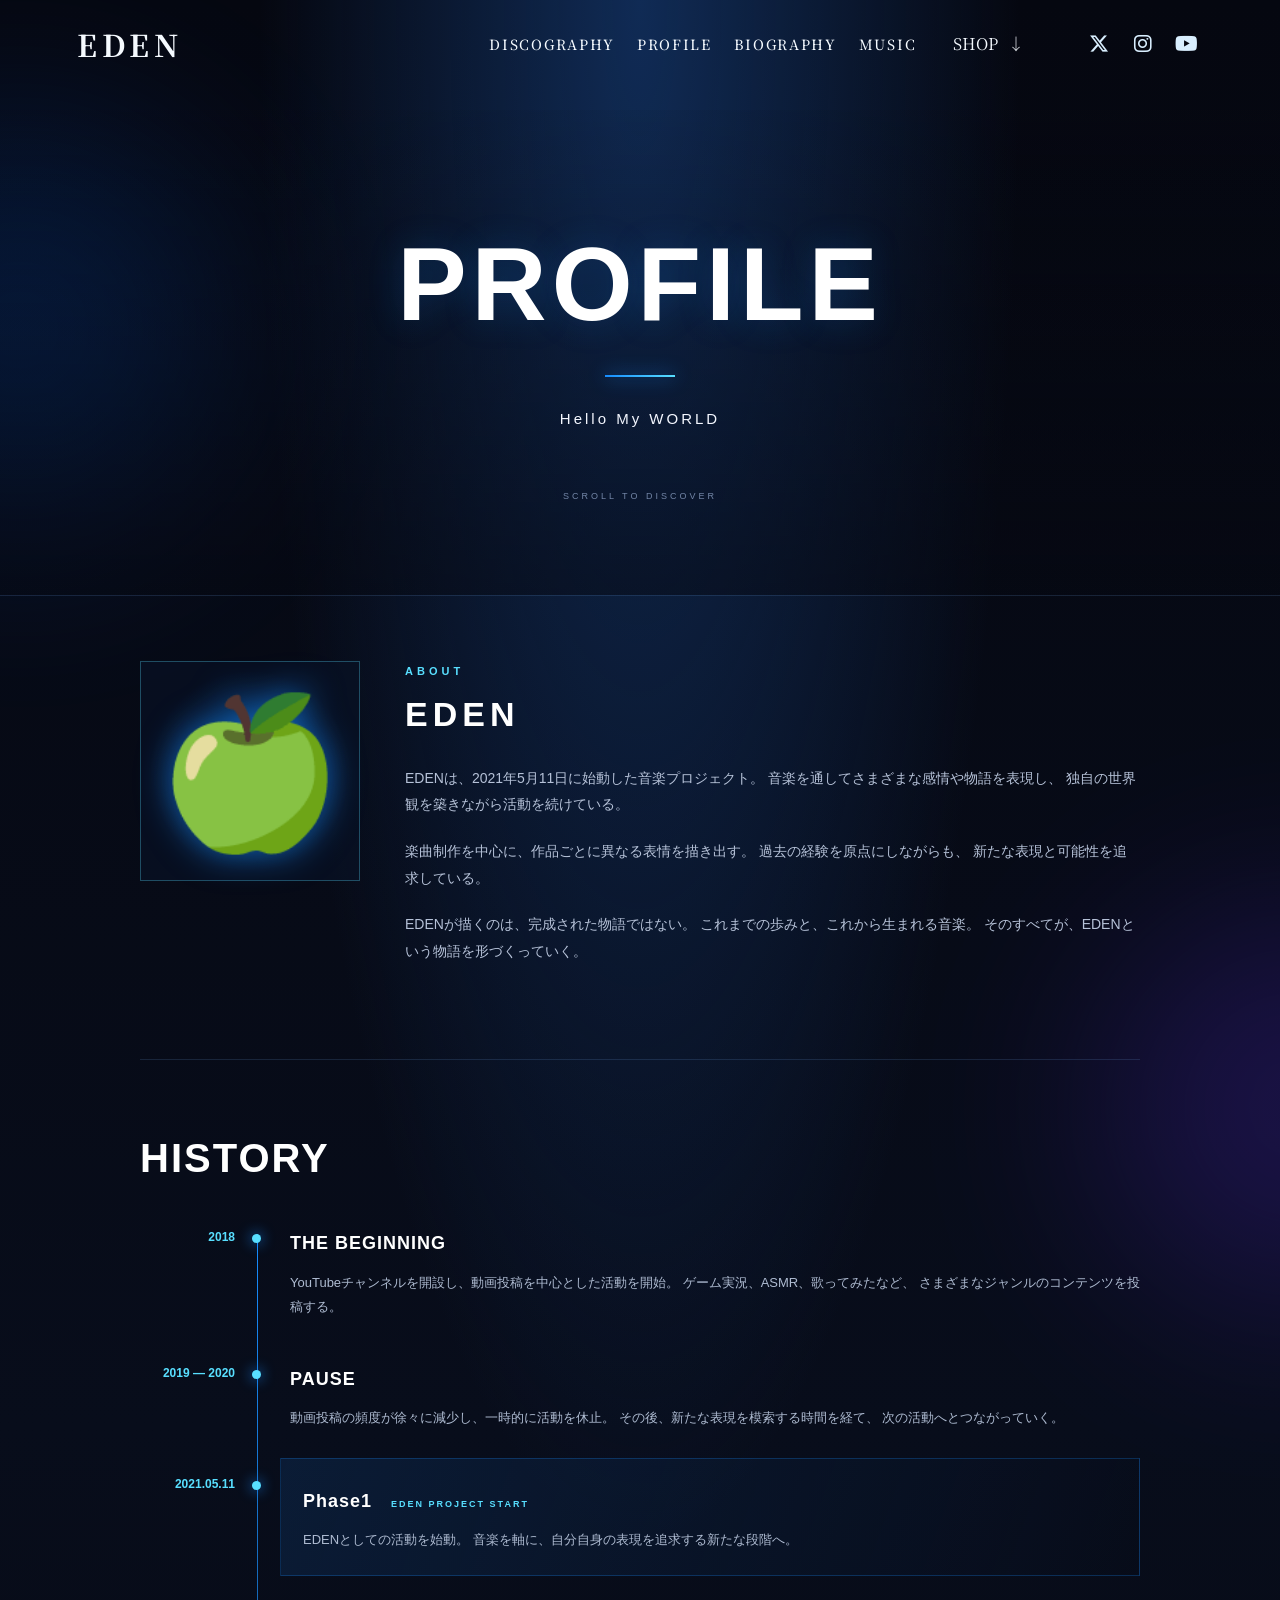
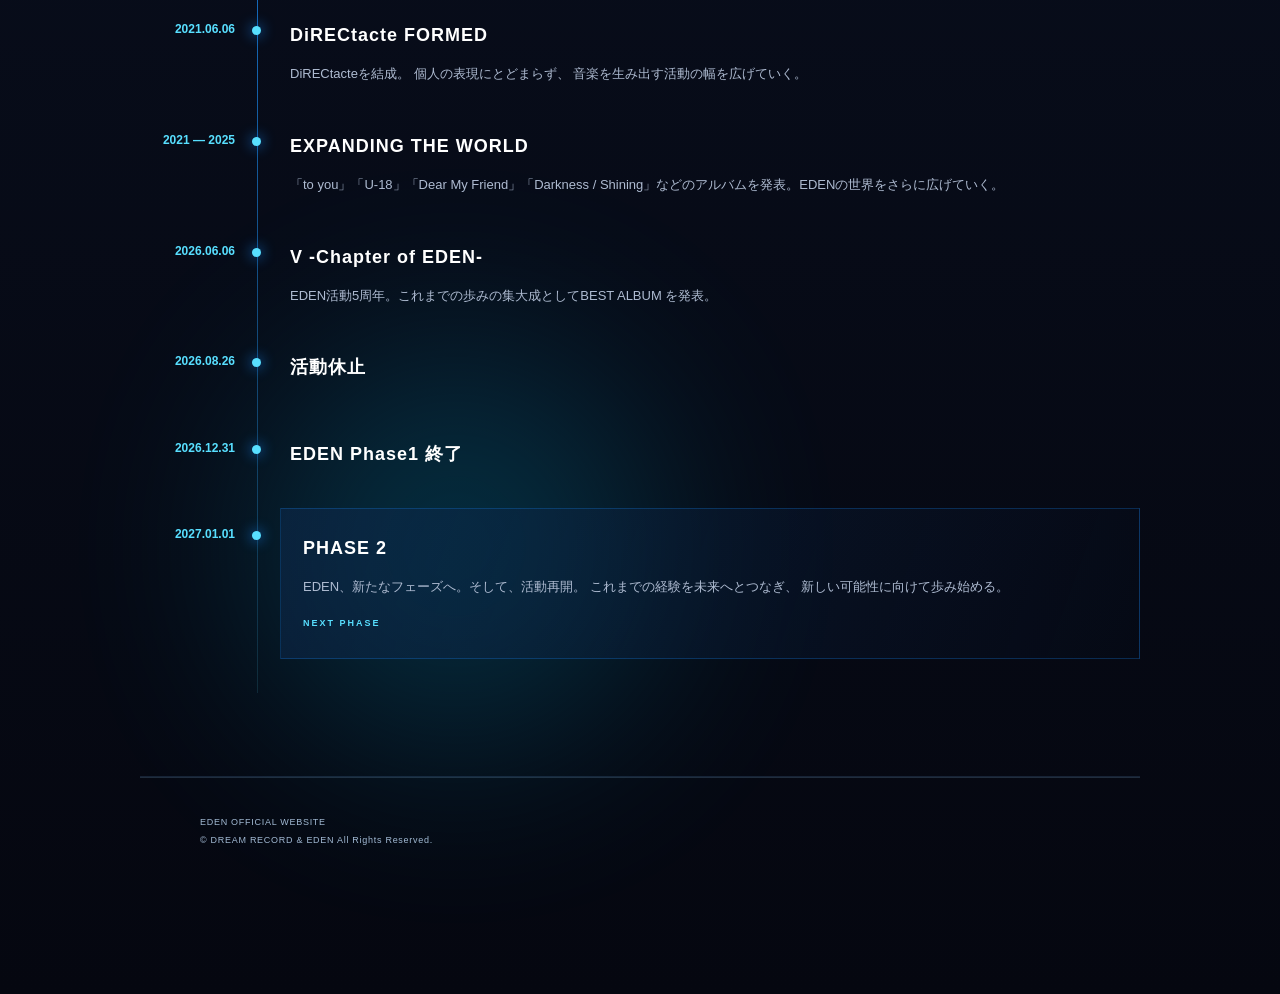
<file: PROFILE.html>
<!DOCTYPE html>
<html lang="ja">
<head>
<meta charset="UTF-8">
<meta name="viewport" content="width=device-width, initial-scale=1">
<meta name="theme-color" content="#090909">
<meta name="description" content="ARTIST OFFICIAL WEBSITE">
<title>EDEN Official Web SITE</title>

<link rel="preconnect" href="https://fonts.googleapis.com">
<link rel="preconnect" href="https://fonts.gstatic.com" crossorigin>
<link href="https://fonts.googleapis.com/css2?family=Noto+Serif+JP:wght@400;500;600;700;800;900&display=swap" rel="stylesheet">
<link rel="stylesheet" href="style.css">
<script src="script.js" defer></script>

<link rel="stylesheet"
 href="https://cdnjs.cloudflare.com/ajax/libs/font-awesome/6.5.2/css/all.min.css">

<link rel="icon" href="./favicon.ico?v=2" type="image/x-icon">


</head>

<body>
<header id="header">
<a href="index.html" class="logo">EDEN</a>
  <button class="menu-btn" id="menuBtn" type="button" aria-label="メニューを開く" aria-expanded="false" aria-controls="nav">MENU ☰</button>
  <nav class="nav" id="nav" aria-label="メインメニュー">
    <a href="DISCOGRAPHY.html">DISCOGRAPHY</a>
    <a href="PROFILE.html">PROFILE</a>
    <a href="BIOGRAPHY.html">BIOGRAPHY</a>
    <a href="Music/home.html">MUSIC</a>

<div class="nav-dropdown">
  <button class="nav-dropdown__toggle" type="button"
          aria-expanded="false">
    SHOP <span class="nav-arrow">↓</span>
  </button>

  <div class="nav-dropdown__menu">
    <a href="https://suzuri.jp/EDEN__0_0__" target="_blank"
       rel="noopener noreferrer">SUZURI ↗</a>
    <a href="https://edennosono.booth.pm/" target="_blank"
       rel="noopener noreferrer">BOOTH ↗</a>
  </div>
</div>

<br>

<div class="header-sns">
  <a href="https://x.com/EDEN__0_0__"
     target="_blank" rel="noopener noreferrer"
     aria-label="X">
    <i class="fa-brands fa-x-twitter"></i>
  </a>

  <a href="https://www.instagram.com/eden__0_0__/?hl=ja"
     target="_blank" rel="noopener noreferrer"
     aria-label="Instagram">
    <i class="fa-brands fa-instagram"></i>
  </a>

  <a href="https://www.youtube.com/@EDEN__0_0__Official"
     target="_blank" rel="noopener noreferrer"
     aria-label="YouTube">
    <i class="fa-brands fa-youtube"></i>
  </a>


</div>

  </nav>

</header>


<!-- EDEN PROFILE SECTION -->
<section class="eden-profile" id="profile">

  <div class="eden-profile__ambient" aria-hidden="true">
    <div class="eden-profile__glow eden-profile__glow--blue"></div>
    <div class="eden-profile__glow eden-profile__glow--purple"></div>
    <div class="eden-profile__glow eden-profile__glow--cyan"></div>
  </div>

  <!-- PROFILE HERO -->
  <div class="eden-profile__hero">
    <h1 class="eden-profile__main-title">PROFILE</h1>
    <div class="eden-profile__line"></div>
    <p class="eden-profile__lead">
      Hello My WORLD
    </p>
    <div class="eden-profile__scroll">SCROLL TO DISCOVER</div>
  </div>

  <div class="eden-profile__inner">

    <!-- ABOUT -->
    <section class="eden-profile__section">
     
      <div class="eden-profile__about">
        <div class="eden-profile__symbol" aria-hidden="true">🍏</div>

        <div class="eden-profile__about-content">
          <p class="eden-profile__eyebrow">ABOUT</p>
          <h3>EDEN</h3>

          <p>
            EDENは、2021年5月11日に始動した音楽プロジェクト。
            音楽を通してさまざまな感情や物語を表現し、
            独自の世界観を築きながら活動を続けている。
          </p>

          <p>
            楽曲制作を中心に、作品ごとに異なる表情を描き出す。
            過去の経験を原点にしながらも、
            新たな表現と可能性を追求している。
          </p>

          <p>
            EDENが描くのは、完成された物語ではない。
            これまでの歩みと、これから生まれる音楽。
            そのすべてが、EDENという物語を形づくっていく。
          </p>
        </div>
      </div>
    </section>

    <!-- HISTORY -->
    <section class="eden-profile__section">
      <div class="eden-profile__heading">
        <h2>HISTORY</h2>
      </div>

      <div class="eden-profile__timeline">

        <article class="eden-profile__event">
          <div class="eden-profile__date">2018</div>
          <div class="eden-profile__event-content">
            <h3>THE BEGINNING</h3>
            <p>
              YouTubeチャンネルを開設し、動画投稿を中心とした活動を開始。
              ゲーム実況、ASMR、歌ってみたなど、
              さまざまなジャンルのコンテンツを投稿する。
            </p>
          </div>
        </article>

        <article class="eden-profile__event">
          <div class="eden-profile__date">2019 — 2020</div>
          <div class="eden-profile__event-content">
            <h3>PAUSE</h3>
            <p>
              動画投稿の頻度が徐々に減少し、一時的に活動を休止。
              その後、新たな表現を模索する時間を経て、
              次の活動へとつながっていく。
            </p>
          </div>
        </article>

        <article class="eden-profile__event eden-profile__event--featured">
          <div class="eden-profile__date">2021.05.11</div>
          <div class="eden-profile__event-content">
            <h3>Phase1　<span class="eden-profile__tag">EDEN PROJECT START</span></h3>
            <p>
              EDENとしての活動を始動。
              音楽を軸に、自分自身の表現を追求する新たな段階へ。
            </p>
          </div>
        </article>

        <article class="eden-profile__event">
          <div class="eden-profile__date">2021.06.06</div>
          <div class="eden-profile__event-content">
            <h3>DiRECtacte FORMED</h3>
            <p>
              DiRECtacteを結成。
              個人の表現にとどまらず、
              音楽を生み出す活動の幅を広げていく。
            </p>
          </div>
        </article>

        <article class="eden-profile__event">
          <div class="eden-profile__date">2021 — 2025</div>
          <div class="eden-profile__event-content">
            <h3>EXPANDING THE WORLD</h3>
            <p>
              「to you」「U-18」「Dear My Friend」「Darkness / Shining」などのアルバムを発表。EDENの世界をさらに広げていく。
            </p>
          </div>
        </article>

        <article class="eden-profile__event">
          <div class="eden-profile__date">2026.06.06</div>
          <div class="eden-profile__event-content">
            <h3>V -Chapter of EDEN-</h3>
            <p>
              EDEN活動5周年。これまでの歩みの集大成としてBEST ALBUM
を発表。</p>
          </div>
        </article>

        <article class="eden-profile__event">
          <div class="eden-profile__date">2026.08.26</div>
          <div class="eden-profile__event-content">
            <h3>活動休止</h3></div>
        </article>

        <article class="eden-profile__event">
          <div class="eden-profile__date">2026.12.31</div>
          <div class="eden-profile__event-content">
            <h3>EDEN Phase1 終了</h3></div>
        </article>

        <article class="eden-profile__event eden-profile__event--featured">
          <div class="eden-profile__date">2027.01.01</div>
          <div class="eden-profile__event-content">
            <h3>PHASE 2</h3>
            <p>
              EDEN、新たなフェーズへ。そして、活動再開。
              これまでの経験を未来へとつなぎ、
              新しい可能性に向けて歩み始める。
            </p>
            <span class="eden-profile__tag">NEXT PHASE</span>
          </div>
        </article>

      </div>
    </section>



<style>
/* ========================================
   EDEN PROFILE
   Header / Footer are not included
======================================== */

.eden-profile {
  --ep-blue: #168cff;
  --ep-cyan: #58dfff;

  position: relative;
  isolation: isolate;
  width: 100%;
  overflow: hidden;
  background: #050710;
  color: #f4f7ff;
  font-family: Arial, "Noto Sans JP", sans-serif;
  line-height: 1.9;
}

.eden-profile *,
.eden-profile *::before,
.eden-profile *::after {
  box-sizing: border-box;
}

.eden-profile .eden-profile__ambient {
  position: absolute;
  z-index: -1;
  inset: 0;
  overflow: hidden;
  pointer-events: none;
  background:
    radial-gradient(ellipse at 50% 0%, #102b55 0%, transparent 42%),
    linear-gradient(180deg, #050710, #080d1b 55%, #050710);
}

.eden-profile .eden-profile__glow {
  position: absolute;
  width: 400px;
  height: 400px;
  border-radius: 50%;
  filter: blur(100px);
  opacity: .2;
  animation: edenProfileFloat 12s ease-in-out infinite alternate;
}

.eden-profile .eden-profile__glow--blue {
  top: 5%;
  left: -180px;
  background: #086dff;
}

.eden-profile .eden-profile__glow--purple {
  top: 35%;
  right: -220px;
  background: #682eff;
  animation-delay: -4s;
}

.eden-profile .eden-profile__glow--cyan {
  top: 75%;
  left: 20%;
  background: #00bce9;
  animation-delay: -7s;
}

@keyframes edenProfileFloat {
  from { transform: translate3d(0, 0, 0) scale(1); }
  to { transform: translate3d(45px, 65px, 0) scale(1.2); }
}

.eden-profile .eden-profile__hero {
  position: relative;
  padding: 100px 20px 90px;
  text-align: center;
  border-bottom: 1px solid rgba(120,180,255,.15);
  background: linear-gradient(
    180deg,
    rgba(5,7,16,.05),
    rgba(5,7,16,.45)
  );
}

.eden-profile .eden-profile__eyebrow {
  margin: 0;
  color: var(--ep-cyan);
  font-size: 11px;
  font-weight: bold;
  letter-spacing: 4px;
}

.eden-profile .eden-profile__main-title {
  margin: 12px 0 0;
  color: #fff;
  font-size: clamp(54px, 10vw, 104px);
  line-height: 1.2;
  letter-spacing: 5px;
  font-weight: 900;
  text-shadow: 0 0 35px rgba(22,140,255,.22);
}

.eden-profile .eden-profile__main-title span {
  color: var(--ep-blue);
}

.eden-profile .eden-profile__subtitle {
  margin: 18px 0 0;
  color: #a7b5d0;
  font-size: 11px;
  letter-spacing: 4px;
}

.eden-profile .eden-profile__line {
  width: 70px;
  height: 2px;
  margin: 28px auto;
  background: linear-gradient(90deg, #168cff, #58dfff);
  box-shadow: 0 0 18px #168cff;
}

.eden-profile .eden-profile__lead {
  margin: 0;
  font-size: 15px;
  letter-spacing: 3px;
}

.eden-profile .eden-profile__scroll {
  margin-top: 55px;
  color: #7386a7;
  font-size: 9px;
  letter-spacing: 3px;
}

.eden-profile .eden-profile__inner {
  width: min(100% - 40px, 1000px);
  margin: 0 auto;
}

.eden-profile .eden-profile__section {
  padding: 65px 0 75px;
  border-bottom: 1px solid rgba(120,180,255,.15);
}

.eden-profile .eden-profile__heading {
  margin-bottom: 40px;
}

.eden-profile .eden-profile__heading > span {
  color: var(--ep-cyan);
  font-size: 10px;
  font-weight: bold;
  letter-spacing: 3px;
}

.eden-profile .eden-profile__heading h2 {
  margin: 5px 0 0;
  color: #fff;
  font-size: clamp(27px, 5vw, 40px);
  line-height: 1.4;
  letter-spacing: 2px;
}

.eden-profile .eden-profile__about {
  display: grid;
  grid-template-columns: 220px minmax(0, 1fr);
  gap: 45px;
  align-items: start;
}

.eden-profile .eden-profile__symbol {
  display: flex;
  align-items: center;
  justify-content: center;
  aspect-ratio: 1;
  border: 1px solid rgba(88,223,255,.3);
  background:
    radial-gradient(circle, rgba(22,140,255,.23), transparent 65%),
    rgba(8,18,38,.65);
  color: #fff;
  font-size: 150px;
  font-weight: 900;
  line-height: 1;
  text-shadow: 0 0 35px rgba(22,140,255,.65);
}

.eden-profile .eden-profile__about-content h3 {
  margin: 0 0 18px;
  color: #fff;
  font-size: 34px;
  letter-spacing: 5px;
}

.eden-profile .eden-profile__about-content > p:not(.eden-profile__eyebrow) {
  margin: 0 0 20px;
  color: #b6c2d8;
  font-size: 14px;
}

.eden-profile .eden-profile__timeline {
  position: relative;
}

.eden-profile .eden-profile__timeline::before {
  content: "";
  position: absolute;
  top: 8px;
  bottom: 8px;
  left: 117px;
  width: 1px;
  background: linear-gradient(#168cff, rgba(88,223,255,.12));
}

.eden-profile .eden-profile__event {
  position: relative;
  display: grid;
  grid-template-columns: 95px minmax(0, 1fr);
  gap: 45px;
  padding-bottom: 42px;
}

.eden-profile .eden-profile__event::before {
  content: "";
  position: absolute;
  top: 8px;
  left: 112px;
  width: 9px;
  height: 9px;
  border-radius: 50%;
  background: var(--ep-cyan);
  box-shadow: 0 0 14px var(--ep-blue);
}

.eden-profile .eden-profile__date {
  color: var(--ep-cyan);
  font-size: 12px;
  font-weight: bold;
  text-align: right;
}

.eden-profile .eden-profile__event-content {
  min-width: 0;
  padding-left: 10px;
}

.eden-profile .eden-profile__event-content h3 {
  margin: 0 0 10px;
  color: #fff;
  font-size: 18px;
  letter-spacing: 1px;
  overflow-wrap: anywhere;
}

.eden-profile .eden-profile__event-content p {
  margin: 0;
  color: #aebbd1;
  font-size: 13px;
}

.eden-profile .eden-profile__event--featured .eden-profile__event-content {
  margin-top: -15px;
  padding: 22px;
  border: 1px solid rgba(22,140,255,.25);
  background: linear-gradient(
    110deg,
    rgba(13,42,80,.5),
    rgba(5,10,24,.25)
  );
}

.eden-profile .eden-profile__tag {
  display: inline-block;
  margin-top: 15px;
  color: var(--ep-cyan);
  font-size: 9px;
  letter-spacing: 2px;
  font-weight: bold;
}

.eden-profile .eden-profile__works {
  display: grid;
  grid-template-columns: repeat(2, minmax(0, 1fr));
  gap: 14px;
}

.eden-profile .eden-profile__work {
  min-width: 0;
  padding: 25px;
  border: 1px solid rgba(120,180,255,.18);
  background: rgba(12,23,45,.52);
  transition: transform .3s, border-color .3s, background .3s;
}

.eden-profile .eden-profile__work:hover {
  transform: translateY(-4px);
  border-color: rgba(88,223,255,.6);
  background: rgba(16,43,77,.7);
}

.eden-profile .eden-profile__work > span {
  color: var(--ep-cyan);
  font-size: 10px;
  letter-spacing: 1.5px;
}

.eden-profile .eden-profile__work h3 {
  margin: 8px 0;
  color: #fff;
  font-size: 19px;
  overflow-wrap: anywhere;
}

.eden-profile .eden-profile__work p {
  margin: 0;
  color: #8595b3;
  font-size: 9px;
  letter-spacing: 2px;
}

.eden-profile .eden-profile__more {
  display: block;
  width: fit-content;
  margin: 30px auto 0;
  padding: 12px 28px;
  border: 1px solid rgba(88,223,255,.45);
  color: var(--ep-cyan);
  font-size: 11px;
  letter-spacing: 2px;
  transition: background .3s;
}

.eden-profile .eden-profile__more:hover {
  background: rgba(22,140,255,.15);
}

.eden-profile .eden-profile__more span {
  margin-left: 15px;
}

.eden-profile .eden-profile__final {
  padding: 80px 20px;
  text-align: center;
  background: radial-gradient(
    ellipse at center,
    rgba(22,140,255,.12),
    transparent 70%
  );
}

.eden-profile .eden-profile__final h2 {
  margin: 20px 0;
  color: #fff;
  font-size: clamp(28px, 5vw, 44px);
  line-height: 1.5;
  letter-spacing: 2px;
}

.eden-profile .eden-profile__final > p:last-child {
  color: #aebbd1;
  font-size: 13px;
}

@media (max-width: 700px) {
  .eden-profile .eden-profile__hero {
    padding: 75px 16px 65px;
  }

  .eden-profile .eden-profile__subtitle {
    font-size: 9px;
    letter-spacing: 2px;
  }

  .eden-profile .eden-profile__lead {
    font-size: 13px;
    letter-spacing: 1px;
  }

  .eden-profile .eden-profile__inner {
    width: calc(100% - 32px);
  }

  .eden-profile .eden-profile__section {
    padding: 45px 0 55px;
  }

  .eden-profile .eden-profile__about {
    grid-template-columns: 1fr;
    gap: 25px;
  }

  .eden-profile .eden-profile__symbol {
    width: min(100%, 200px);
    margin: 0 auto;
    font-size: 120px;
  }

  .eden-profile .eden-profile__timeline::before {
    left: 6px;
  }

  .eden-profile .eden-profile__event {
    grid-template-columns: 1fr;
    gap: 7px;
    padding-left: 25px;
    padding-bottom: 35px;
  }

  .eden-profile .eden-profile__event::before {
    left: 2px;
  }

  .eden-profile .eden-profile__date {
    text-align: left;
  }

  .eden-profile .eden-profile__event-content {
    padding-left: 0;
  }

  .eden-profile .eden-profile__event--featured .eden-profile__event-content {
    margin-top: 8px;
    padding: 17px;
  }

  .eden-profile .eden-profile__works {
    grid-template-columns: 1fr;
  }

  .eden-profile .eden-profile__work {
    padding: 20px;
  }

  .eden-profile .eden-profile__final {
    padding: 55px 16px;
  }
}

@media (prefers-reduced-motion: reduce) {
  .eden-profile .eden-profile__glow,
  .eden-profile .eden-profile__work {
    animation: none;
    transition: none;
  }
}
</style>

<footer>
<p>EDEN OFFICIAL WEBSITE<br>© DREAM RECORD & EDEN All Rights Reserved.
</p></footer>
</body>
</html>
</file>
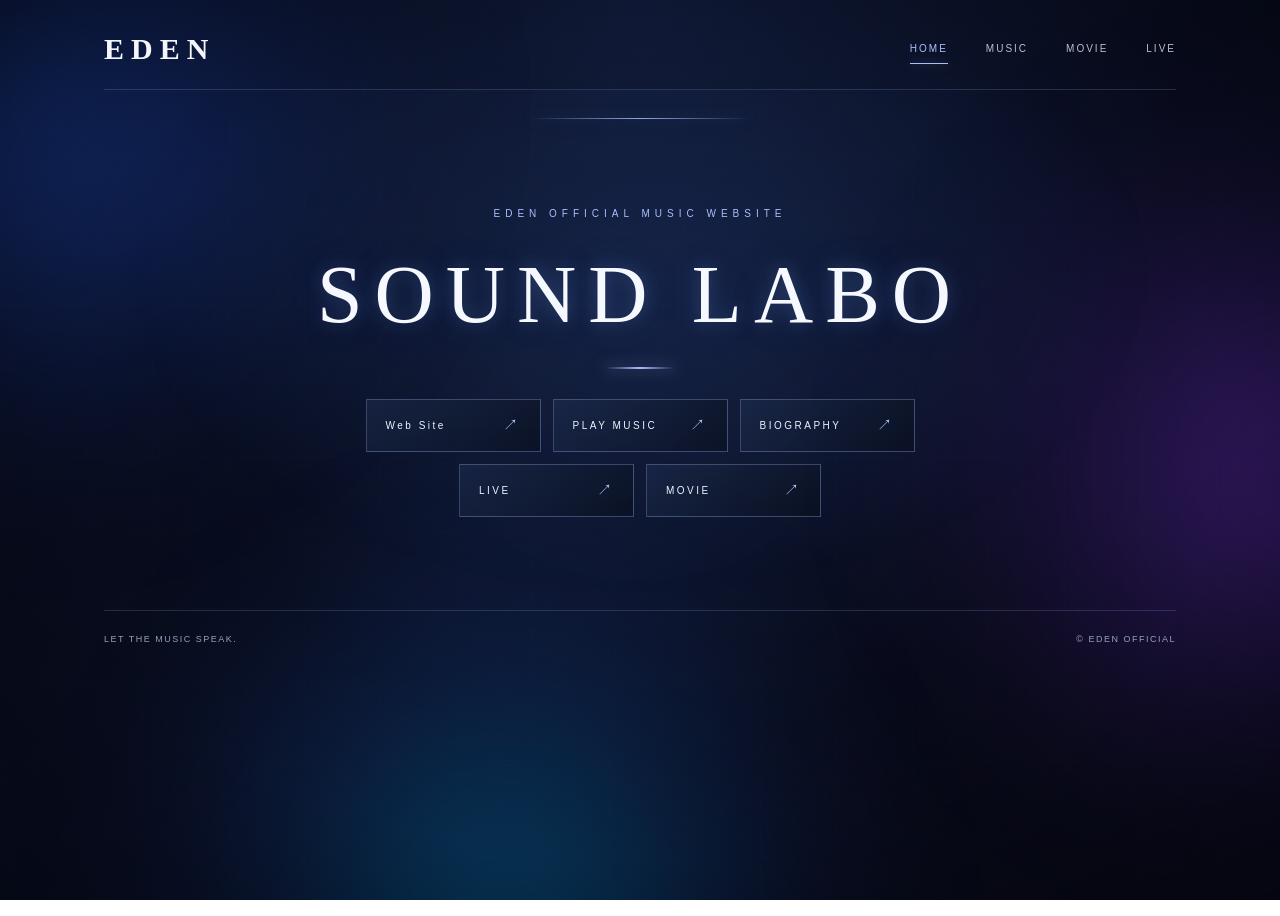
<file: Music/home.html>
<!DOCTYPE html>
<html lang="ja">
<head>
  <meta charset="UTF-8">
  <meta name="viewport" content="width=device-width, initial-scale=1.0">
  <meta name="theme-color" content="#080b13">
  <title>EDEN MUSIC | SOUND LABO</title>
</head>
<body>
  
<div id="eden-music-page">


<div id="eden-music-page">

  <!-- ANIMATED BACKGROUND -->
  <div class="eden-ambient-bg" aria-hidden="true">
    <canvas id="eden-light-canvas"></canvas>

    <div class="eden-ambient-glow glow-blue"></div>
    <div class="eden-ambient-glow glow-purple"></div>
    <div class="eden-ambient-glow glow-cyan"></div>

    <div class="eden-light-beam beam-one"></div>
    <div class="eden-light-beam beam-two"></div>
    <div class="eden-light-beam beam-three"></div>

    <div class="eden-ambient-grid"></div>
    <div class="eden-ambient-shade"></div>
  </div>

  <!-- PC HEADER -->
  <header class="em-header">
    <a class="em-logo" href="home.html">EDEN</a>

    <nav class="em-nav" aria-label="メインメニュー">
      <a href="home.html" class="em-current">HOME</a>
      <a href="music.html">MUSIC</a>
      <a href="https://www.youtube.com/@EDEN__0_0__Official">MOVIE</a>
      <a href="live.html">LIVE</a>
    </nav>
  </header>

  <!-- SMARTPHONE BOTTOM NAV -->
  <nav class="em-bottom-nav" aria-label="メインメニュー">

    <a href="home.html" class="em-bottom-link em-bottom-active"
       aria-current="page">
      <svg viewBox="0 0 24 24" aria-hidden="true">
        <path d="M3 10.5 12 3l9 7.5M5.5 9.5V21h13V9.5M9.5 21v-7h5v7"/>
      </svg>
      <span>HOME</span>
    </a>

    <a href="music.html" class="em-bottom-link">
      <svg viewBox="0 0 24 24" aria-hidden="true">
        <path d="M9 18V5l12-2v13"/>
        <circle cx="6" cy="18" r="3"/>
        <circle cx="18" cy="16" r="3"/>
      </svg>
      <span>MUSIC</span>
    </a>

    <a href="https://www.youtube.com/@EDEN__0_0__Official" class="em-bottom-link">
      <svg viewBox="0 0 24 24" aria-hidden="true">
        <rect x="3" y="5" width="18" height="14" rx="2"/>
        <path d="m10 9 5 3-5 3z"/>
      </svg>
      <span>MOVIE</span>
    </a>

    <a href="live.html" class="em-bottom-link">
      <svg viewBox="0 0 24 24" aria-hidden="true">
        <path d="m12 3 8 4.5v9L12 21l-8-4.5v-9L12 3Z"/>
        <path d="m9 9 6 3-6 3z"/>
      </svg>
      <span>LIVE</span>
    </a>

  </nav>

  <!-- MUSIC HERO -->
  <section class="em-hero">

    <p class="em-eyebrow">EDEN OFFICIAL MUSIC WEBSITE</p>

    <h1>SOUND LABO</h1>

    <div class="em-hero-links">

      <a href="../index.html">
        <span>Web Site</span>
        <span class="em-arrow">↗</span>
      </a>

      <a href="music.html">
        <span>PLAY MUSIC</span>
        <span class="em-arrow">↗</span>
      </a>

      <a href="../BIOGRAPHY.html">
        <span>BIOGRAPHY</span>
        <span class="em-arrow">↗</span>
      </a>

      <a href="live.html">
        <span>LIVE</span>
        <span class="em-arrow">↗</span>
      </a>

      <a href="https://www.youtube.com/@EDEN__0_0__Official">
        <span>MOVIE</span>
        <span class="em-arrow">↗</span>
      </a>

    </div>

    <p class="em-hero-sub">
    </p>

  </section>

  <!-- FOOTER -->
  <footer class="em-footer">
    <p>LET THE MUSIC SPEAK.</p>
    <span>© EDEN OFFICIAL</span>
  </footer>

</div>

<style>
/* ========================================
   EDEN MUSIC PAGE
======================================== */

#eden-music-page {
  --em-bg: #080b13;
  --em-panel: #111827;
  --em-line: rgba(139, 165, 224, .22);
  --em-text: #f4f6fc;
  --em-muted: #94a2ba;
  --em-accent: #a9beff;

  position: relative;
  isolation: isolate;
  width: 100%;
  min-height: 100vh;
  padding: 0 clamp(18px, 4vw, 48px);
  background: transparent !important;
  color: var(--em-text);
  font-family: Arial, "Helvetica Neue", sans-serif;
  box-sizing: border-box;
  overflow-wrap: anywhere;
}

#eden-music-page *,
#eden-music-page *::before,
#eden-music-page *::after {
  box-sizing: border-box;
}

#eden-music-page a {
  color: inherit;
  text-decoration: none;
}

/* コンテンツを背景より前面に配置 */
#eden-music-page > :not(.eden-ambient-bg) {
  position: relative;
  z-index: 1;
}

/* ========================================
   CINEMATIC ANIMATED BACKGROUND
======================================== */

#eden-music-page .eden-ambient-bg {
  position: fixed;
  inset: 0;
  z-index: 0;
  overflow: hidden;
  pointer-events: none;
  background:
    radial-gradient(
      ellipse at 50% 0%,
      rgba(25, 42, 85, .65) 0%,
      transparent 60%
    ),
    linear-gradient(
      135deg,
      #070a16 0%,
      #0b1024 48%,
      #080812 100%
    );
}

/* 粒子キャンバス */
#eden-music-page #eden-light-canvas {
  position: absolute;
  inset: 0;
  display: block;
  width: 100%;
  height: 100%;
  opacity: .9;
}

/* 大きな発光レイヤー */
#eden-music-page .eden-ambient-glow {
  position: absolute;
  width: 62vw;
  height: 62vw;
  min-width: 300px;
  min-height: 300px;
  max-width: 850px;
  max-height: 850px;
  border-radius: 50%;
  filter: blur(65px);
  will-change: transform;
}

/* ブルーの光 */
#eden-music-page .glow-blue {
  top: -32%;
  left: -28%;
  background: radial-gradient(
    circle,
    rgba(40, 105, 255, .55) 0%,
    rgba(35, 75, 200, .2) 42%,
    transparent 72%
  );
  animation: eden-blue-flow 12s ease-in-out infinite alternate;
}

/* パープルの光 */
#eden-music-page .glow-purple {
  top: 8%;
  right: -32%;
  background: radial-gradient(
    circle,
    rgba(145, 56, 255, .43) 0%,
    rgba(104, 48, 200, .15) 45%,
    transparent 72%
  );
  animation: eden-purple-flow 16s ease-in-out infinite alternate;
}

/* シアンの光 */
#eden-music-page .glow-cyan {
  bottom: -45%;
  left: 8%;
  background: radial-gradient(
    circle,
    rgba(0, 174, 255, .4) 0%,
    rgba(35, 100, 230, .12) 45%,
    transparent 72%
  );
  animation: eden-cyan-flow 18s ease-in-out infinite alternate;
}

/* 光の移動 */
@keyframes eden-blue-flow {
  0% {
    transform: translate3d(-5%, -2%, 0) scale(.82);
  }
  50% {
    transform: translate3d(28%, 20%, 0) scale(1.13);
  }
  100% {
    transform: translate3d(55%, 5%, 0) scale(.96);
  }
}

@keyframes eden-purple-flow {
  0% {
    transform: translate3d(10%, -8%, 0) scale(.85);
  }
  50% {
    transform: translate3d(-30%, 24%, 0) scale(1.16);
  }
  100% {
    transform: translate3d(-8%, 45%, 0) scale(.92);
  }
}

@keyframes eden-cyan-flow {
  0% {
    transform: translate3d(-10%, 10%, 0) scale(.8);
  }
  50% {
    transform: translate3d(45%, -30%, 0) scale(1.2);
  }
  100% {
    transform: translate3d(70%, -5%, 0) scale(.95);
  }
}

/* ========================================
   MOVING LIGHT BEAMS
======================================== */

#eden-music-page .eden-light-beam {
  position: absolute;
  left: -60%;
  width: 220%;
  height: 3px;
  opacity: 0;
  transform: rotate(-24deg);
  background: linear-gradient(
    90deg,
    transparent 0%,
    transparent 24%,
    rgba(60, 120, 255, .08) 36%,
    rgba(89, 151, 255, .9) 48%,
    rgba(199, 146, 255, .85) 51%,
    rgba(80, 135, 255, .2) 57%,
    transparent 73%,
    transparent 100%
  );
  box-shadow:
    0 0 10px rgba(78, 131, 255, .55),
    0 0 35px rgba(89, 112, 255, .25);
  will-change: transform, opacity;
  animation: eden-beam-travel 9s linear infinite;
}

#eden-music-page .beam-one {
  top: 22%;
  animation-delay: -2s;
}

#eden-music-page .beam-two {
  top: 58%;
  height: 2px;
  animation-duration: 12s;
  animation-delay: -7s;
  filter: hue-rotate(35deg);
}

#eden-music-page .beam-three {
  top: 82%;
  height: 2px;
  animation-duration: 15s;
  animation-delay: -11s;
  filter: hue-rotate(65deg);
}

@keyframes eden-beam-travel {
  0% {
    transform: translate3d(-18%, -120px, 0) rotate(-24deg);
    opacity: 0;
  }
  12% {
    opacity: .75;
  }
  55% {
    opacity: .45;
  }
  88% {
    opacity: .65;
  }
  100% {
    transform: translate3d(42%, 120px, 0) rotate(-24deg);
    opacity: 0;
  }
}

/* 薄い格子模様 */
#eden-music-page .eden-ambient-grid {
  position: absolute;
  inset: 0;
  opacity: .14;
  background-image:
    linear-gradient(
      rgba(155, 180, 255, .08) 1px,
      transparent 1px
    ),
    linear-gradient(
      90deg,
      rgba(155, 180, 255, .08) 1px,
      transparent 1px
    );
  background-size: 76px 76px;
  animation: eden-grid-shift 32s linear infinite;
}

@keyframes eden-grid-shift {
  from {
    background-position: 0 0;
  }
  to {
    background-position: 76px 76px;
  }
}

/* 四隅の暗さ */
#eden-music-page .eden-ambient-shade {
  position: absolute;
  inset: 0;
  background: radial-gradient(
    ellipse at center,
    transparent 20%,
    rgba(3, 5, 15, .22) 65%,
    rgba(3, 5, 15, .65) 100%
  );
}

/* ========================================
   HEADER
======================================== */

#eden-music-page .em-header {
  display: flex;
  align-items: center;
  justify-content: space-between;
  gap: 24px;
  min-height: 82px;
  border-bottom: 1px solid var(--em-line);
}

#eden-music-page .em-logo {
  font-family: Georgia, serif;
  font-size: 30px;
  font-weight: bold;
  letter-spacing: 7px;
  white-space: nowrap;
}

#eden-music-page .em-nav {
  display: flex;
  align-items: center;
  gap: clamp(18px, 3vw, 38px);
}

#eden-music-page .em-nav a {
  position: relative;
  padding: 12px 0;
  color: #b6c0d3;
  font-size: 10px;
  letter-spacing: 2px;
  transition: color .25s ease;
}

#eden-music-page .em-nav a:hover,
#eden-music-page .em-nav a.em-current {
  color: var(--em-accent);
}

#eden-music-page .em-nav a.em-current::after {
  content: "";
  position: absolute;
  bottom: 2px;
  left: 0;
  right: 0;
  height: 1px;
  background: var(--em-accent);
  box-shadow: 0 0 10px rgba(169, 190, 255, .5);
}

#eden-music-page .em-bottom-nav {
  display: none;
}

/* ========================================
   HERO
======================================== */

#eden-music-page .em-hero {
  position: relative;
  text-align: center;
  padding: clamp(70px, 10vw, 115px) 10px 65px;
  background:
    radial-gradient(
      ellipse at 50% 35%,
      rgba(62, 105, 181, .12) 0%,
      transparent 68%
    );
}

/* 上部ライン */
#eden-music-page .em-hero::before {
  content: "";
  position: absolute;
  top: 28px;
  left: 50%;
  width: min(220px, 45%);
  height: 1px;
  transform: translateX(-50%);
  background: linear-gradient(
    90deg,
    transparent,
    rgba(169, 190, 255, .85),
    transparent
  );
  box-shadow: 0 0 14px rgba(112, 151, 255, .35);
}

#eden-music-page .em-eyebrow {
  margin: 0;
  color: #a9beff;
  font-family: Arial, sans-serif;
  font-size: 10px;
  letter-spacing: 5px;
  line-height: 1.8;
}

/* SOUND LABO */
#eden-music-page .em-hero h1 {
  position: relative;
  margin: 23px 0 30px;
  font-family: "Times New Roman", Georgia, serif;
  font-size: clamp(43px, 8vw, 82px);
  font-weight: normal;
  line-height: 1.2;
  letter-spacing: clamp(4px, 1.2vw, 12px);
  color: #f6f8ff;
  text-shadow:
    0 0 18px rgba(132, 172, 255, .25),
    0 0 42px rgba(78, 126, 219, .2);
}

#eden-music-page .em-hero h1::after {
  content: "";
  display: block;
  width: 70px;
  height: 2px;
  margin: 23px auto 0;
  background: linear-gradient(
    90deg,
    transparent,
    #a9beff,
    transparent
  );
  box-shadow: 0 0 15px rgba(169, 190, 255, .55);
  animation: eden-title-glow 3s ease-in-out infinite alternate;
}

@keyframes eden-title-glow {
  from {
    opacity: .45;
    width: 42px;
  }
  to {
    opacity: 1;
    width: 90px;
  }
}

/* ========================================
   HERO LINKS
======================================== */

#eden-music-page .em-hero-links {
  display: flex;
  justify-content: center;
  align-items: stretch;
  flex-wrap: wrap;
  gap: 12px;
  max-width: 650px;
  margin: 0 auto 28px;
}

#eden-music-page .em-hero-links a {
  position: relative;
  display: flex;
  align-items: center;
  justify-content: space-between;
  gap: 25px;
  min-width: 175px;
  padding: 16px 19px;
  overflow: hidden;
  border: 1px solid rgba(169, 190, 255, .3);
  background: linear-gradient(
    135deg,
    rgba(35, 54, 91, .4),
    rgba(9, 15, 29, .65)
  );
  color: #edf2ff;
  font-size: 10px;
  letter-spacing: 2.5px;
  transition:
    color .3s ease,
    border-color .3s ease,
    background .3s ease,
    transform .3s ease,
    box-shadow .3s ease;
}

#eden-music-page .em-hero-links a::before {
  content: "";
  position: absolute;
  top: 0;
  bottom: 0;
  left: -130%;
  width: 80%;
  transform: skewX(-22deg);
  background: linear-gradient(
    90deg,
    transparent,
    rgba(169, 190, 255, .2),
    transparent
  );
  transition: left .65s ease;
}

#eden-music-page .em-hero-links a:hover::before {
  left: 150%;
}

#eden-music-page .em-hero-links a:hover {
  border-color: rgba(169, 190, 255, .9);
  background: rgba(48, 72, 120, .5);
  box-shadow: 0 0 26px rgba(103, 148, 235, .16);
  transform: translateY(-3px);
}

#eden-music-page .em-hero-links a span {
  position: relative;
  z-index: 1;
}

#eden-music-page .em-arrow {
  color: #a9beff;
  font-size: 15px;
  transition: transform .3s ease;
}

#eden-music-page .em-hero-links a:hover .em-arrow {
  transform: translate(3px, -3px);
}

#eden-music-page .em-line {
  width: 35px;
  height: 1px;
  margin: 32px auto 20px;
  background: rgba(169, 190, 255, .7);
}

#eden-music-page .em-hero-sub {
  margin: 0;
  color: #b0bdd7;
  font-family: "Yu Mincho", "Noto Serif JP", serif;
  font-size: 10px;
  letter-spacing: 2px;
  line-height: 2;
}

/* ========================================
   YOUTUBE SECTION
======================================== */

#eden-music-page .em-youtube {
  max-width: 1050px;
  margin: 0 auto;
  padding: 10px 0 80px;
  scroll-margin-top: 30px;
}

#eden-music-page .em-section-heading {
  display: flex;
  align-items: end;
  justify-content: space-between;
  gap: 16px;
  margin-bottom: 25px;
  padding-bottom: 18px;
  border-bottom: 1px solid var(--em-line);
}

#eden-music-page .em-section-eyebrow {
  margin: 0 0 9px;
  color: var(--em-accent);
  font-size: 9px;
  letter-spacing: 3px;
}

#eden-music-page .em-section-heading h2 {
  margin: 0;
  font: normal clamp(25px, 4vw, 36px) Georgia, serif;
  letter-spacing: 2px;
}

#eden-music-page .em-release-count {
  color: var(--em-muted);
  font-size: 9px;
  letter-spacing: 2px;
  white-space: nowrap;
}

#eden-music-page .em-youtube-frame {
  position: relative;
  width: 100%;
  aspect-ratio: 16 / 9;
  overflow: hidden;
  background: #050914;
  border: 1px solid var(--em-line);
  box-shadow:
    0 18px 50px rgba(0, 0, 0, .28),
    0 0 30px rgba(48, 90, 190, .06);
}

#eden-music-page .em-youtube-frame iframe {
  position: absolute;
  inset: 0;
  display: block;
  width: 100%;
  height: 100%;
  border: 0;
}

#eden-music-page .em-youtube-note {
  margin: 17px 0 0;
  color: var(--em-muted);
  font-family: Georgia, serif;
  font-size: 11px;
  letter-spacing: 2px;
  text-align: center;
}

/* ========================================
   FOOTER
======================================== */

#eden-music-page .em-footer {
  display: flex;
  justify-content: space-between;
  align-items: center;
  flex-wrap: wrap;
  gap: 12px;
  padding: 23px 0;
  border-top: 1px solid var(--em-line);
  color: var(--em-muted);
  font-size: 9px;
  letter-spacing: 1.5px;
}

#eden-music-page .em-footer a {
  color: var(--em-text);
  font: bold 17px Georgia, serif;
  letter-spacing: 4px;
}

#eden-music-page .em-footer p {
  margin: 0;
}

/* ========================================
   MOBILE NAVIGATION
======================================== */

@media (max-width: 700px) {
  #eden-music-page {
    padding: 0 17px 95px;
  }

  #eden-music-page .em-header {
    min-height: 70px;
  }

  #eden-music-page .em-logo {
    font-size: 26px;
  }

  #eden-music-page .em-nav {
    display: none;
  }

  #eden-music-page .em-bottom-nav {
    display: grid;
    grid-template-columns: repeat(4, minmax(0, 1fr));
    position: fixed;
    z-index: 99999;
    left: 0;
    right: 0;
    bottom: 0;
    padding: 8px 6px calc(8px + env(safe-area-inset-bottom));
    background: rgba(8, 11, 19, .96);
    border-top: 1px solid #29344a;
    box-shadow: 0 -8px 28px rgba(0, 0, 0, .25);
    backdrop-filter: blur(16px);
    -webkit-backdrop-filter: blur(16px);
  }

  #eden-music-page .em-bottom-link {
    display: flex;
    flex-direction: column;
    justify-content: center;
    align-items: center;
    gap: 5px;
    min-width: 0;
    min-height: 48px;
    color: #8592aa;
    font: 9px Arial, sans-serif;
    letter-spacing: 1px;
    text-decoration: none;
    -webkit-tap-highlight-color: transparent;
  }

  #eden-music-page .em-bottom-link svg {
    display: block;
    width: 22px;
    height: 22px;
    fill: none;
    stroke: currentColor;
    stroke-width: 1.6;
    stroke-linecap: round;
    stroke-linejoin: round;
  }

  #eden-music-page .em-bottom-link.em-bottom-active {
    color: var(--em-accent);
  }

  #eden-music-page .em-hero {
    padding: 58px 0 43px;
  }

  #eden-music-page .em-hero::before {
    top: 20px;
    width: 140px;
  }

  #eden-music-page .em-eyebrow {
    font-size: 9px;
    letter-spacing: 3px;
  }

  #eden-music-page .em-hero h1 {
    margin: 21px 0 27px;
    font-size: clamp(35px, 9vw, 52px);
    letter-spacing: 4px;
  }

  #eden-music-page .em-hero-links {
    gap: 8px;
    margin-bottom: 24px;
  }

  #eden-music-page .em-hero-links a {
    flex: 1 1 auto;
    min-width: 0;
    justify-content: center;
    gap: 9px;
    padding: 13px 10px;
    font-size: 9px;
    letter-spacing: 1px;
  }

  #eden-music-page .em-arrow {
    font-size: 12px;
  }

  #eden-music-page .em-hero-sub {
    font-size: 9px;
    letter-spacing: .5px;
  }

  #eden-music-page .em-section-heading h2 {
    font-size: 27px;
  }

  #eden-music-page .em-release-count {
    font-size: 8px;
    letter-spacing: 1px;
  }

  #eden-music-page .em-youtube {
    padding-bottom: 45px;
  }

  #eden-music-page .em-footer {
    align-items: flex-start;
  }

  #eden-music-page .eden-ambient-glow {
    filter: blur(48px);
  }

  #eden-music-page .eden-light-beam {
    width: 260%;
    left: -80%;
  }

  #eden-music-page .eden-ambient-grid {
    background-size: 48px 48px;
    opacity: .09;
  }
}

@media (max-width: 360px) {
  #eden-music-page .em-hero-links a {
    padding: 11px 7px;
    gap: 5px;
    font-size: 8px;
  }

  #eden-music-page .em-hero h1 {
    letter-spacing: 3px;
  }
}

/* 動きを減らす設定が有効な端末 */
@media (prefers-reduced-motion: reduce) {
  #eden-music-page .eden-ambient-glow,
  #eden-music-page .eden-light-beam,
  #eden-music-page .eden-ambient-grid,
  #eden-music-page .em-hero h1::after {
    animation: none !important;
  }

  #eden-music-page .em-hero-links a,
  #eden-music-page .em-hero-links a::before {
    transition: none !important;
  }
}

@media screen and (max-width: 700px) {
  #eden-music-page {
    outline: 5px solid red !important;
  }
}
</style>

<script>
(function () {
  var root = document.getElementById('eden-music-page');
  if (!root || root.dataset.edenMotionReady === '1') return;
  root.dataset.edenMotionReady = '1';

  var canvas = root.querySelector('#eden-light-canvas');
  if (!canvas) return;

  var ctx = canvas.getContext('2d');
  if (!ctx) return;

  var reduced = window.matchMedia &&
    window.matchMedia('(prefers-reduced-motion: reduce)').matches;

  var particles = [];
  var width = 0;
  var height = 0;
  var dpr = 1;
  var raf = 0;
  var lastTime = 0;
  var paused = document.hidden;

  function resize() {
    width = window.innerWidth;
    height = window.innerHeight;
    dpr = Math.min(window.devicePixelRatio || 1, 1.5);

    canvas.width = Math.round(width * dpr);
    canvas.height = Math.round(height * dpr);
    canvas.style.width = width + 'px';
    canvas.style.height = height + 'px';

    ctx.setTransform(dpr, 0, 0, dpr, 0, 0);

    var count = Math.min(
      100,
      Math.max(28, Math.floor(width * height / 14000))
    );

    particles = [];

    for (var i = 0; i < count; i++) {
      particles.push({
        x: Math.random() * width,
        y: Math.random() * height,
        r: Math.random() * 1.7 + 0.4,
        alpha: Math.random() * 0.55 + 0.2,
        vx: (Math.random() - 0.5) * 0.32,
        vy: -(Math.random() * 0.3 + 0.06),
        phase: Math.random() * Math.PI * 2,
        twinkle: Math.random() * 0.018 + 0.004
      });
    }

    draw();
  }

  function draw(timestamp) {
    if (!ctx) return;

    var delta = lastTime ? Math.min((timestamp - lastTime) / 16.67, 2) : 1;
    lastTime = timestamp || 0;

    ctx.clearRect(0, 0, width, height);

    particles.forEach(function (p) {
      if (!reduced) {
        p.x += p.vx * delta;
        p.y += p.vy * delta;
        p.phase += p.twinkle * delta;

        if (p.y < -5) {
          p.y = height + 5;
          p.x = Math.random() * width;
        }
        if (p.x < -5) p.x = width + 5;
        if (p.x > width + 5) p.x = -5;
      }

      var glow = 0.55 + 0.45 * Math.sin(p.phase);
      var alpha = Math.max(0.08, p.alpha * glow);

      ctx.beginPath();
      ctx.arc(p.x, p.y, p.r, 0, Math.PI * 2);
      ctx.fillStyle = 'rgba(170,200,255,' + alpha + ')';
      ctx.fill();

      if (p.r > 1.5) {
        ctx.beginPath();
        ctx.arc(p.x, p.y, p.r * 3.5, 0, Math.PI * 2);
        ctx.fillStyle = 'rgba(90,145,255,' + (alpha * 0.08) + ')';
        ctx.fill();
      }
    });

    if (!reduced && !paused) {
      raf = window.requestAnimationFrame(draw);
    }
  }

  function start() {
    if (reduced || paused || raf) return;
    lastTime = 0;
    raf = window.requestAnimationFrame(function (timestamp) {
      raf = 0;
      draw(timestamp);
    });
  }

  function stop() {
    if (raf) {
      window.cancelAnimationFrame(raf);
      raf = 0;
    }
  }

  document.addEventListener('visibilitychange', function () {
    paused = document.hidden;
    if (paused) {
      stop();
    } else if (!reduced) {
      start();
    }
  });

  var resizeTimer = null;
  window.addEventListener('resize', function () {
    window.clearTimeout(resizeTimer);
    resizeTimer = window.setTimeout(function () {
      resize();
      if (!reduced && !paused) start();
    }, 150);
  });

  resize();

  if (!reduced && !paused) start();
})();
</script>

</body>
</html>
</file>
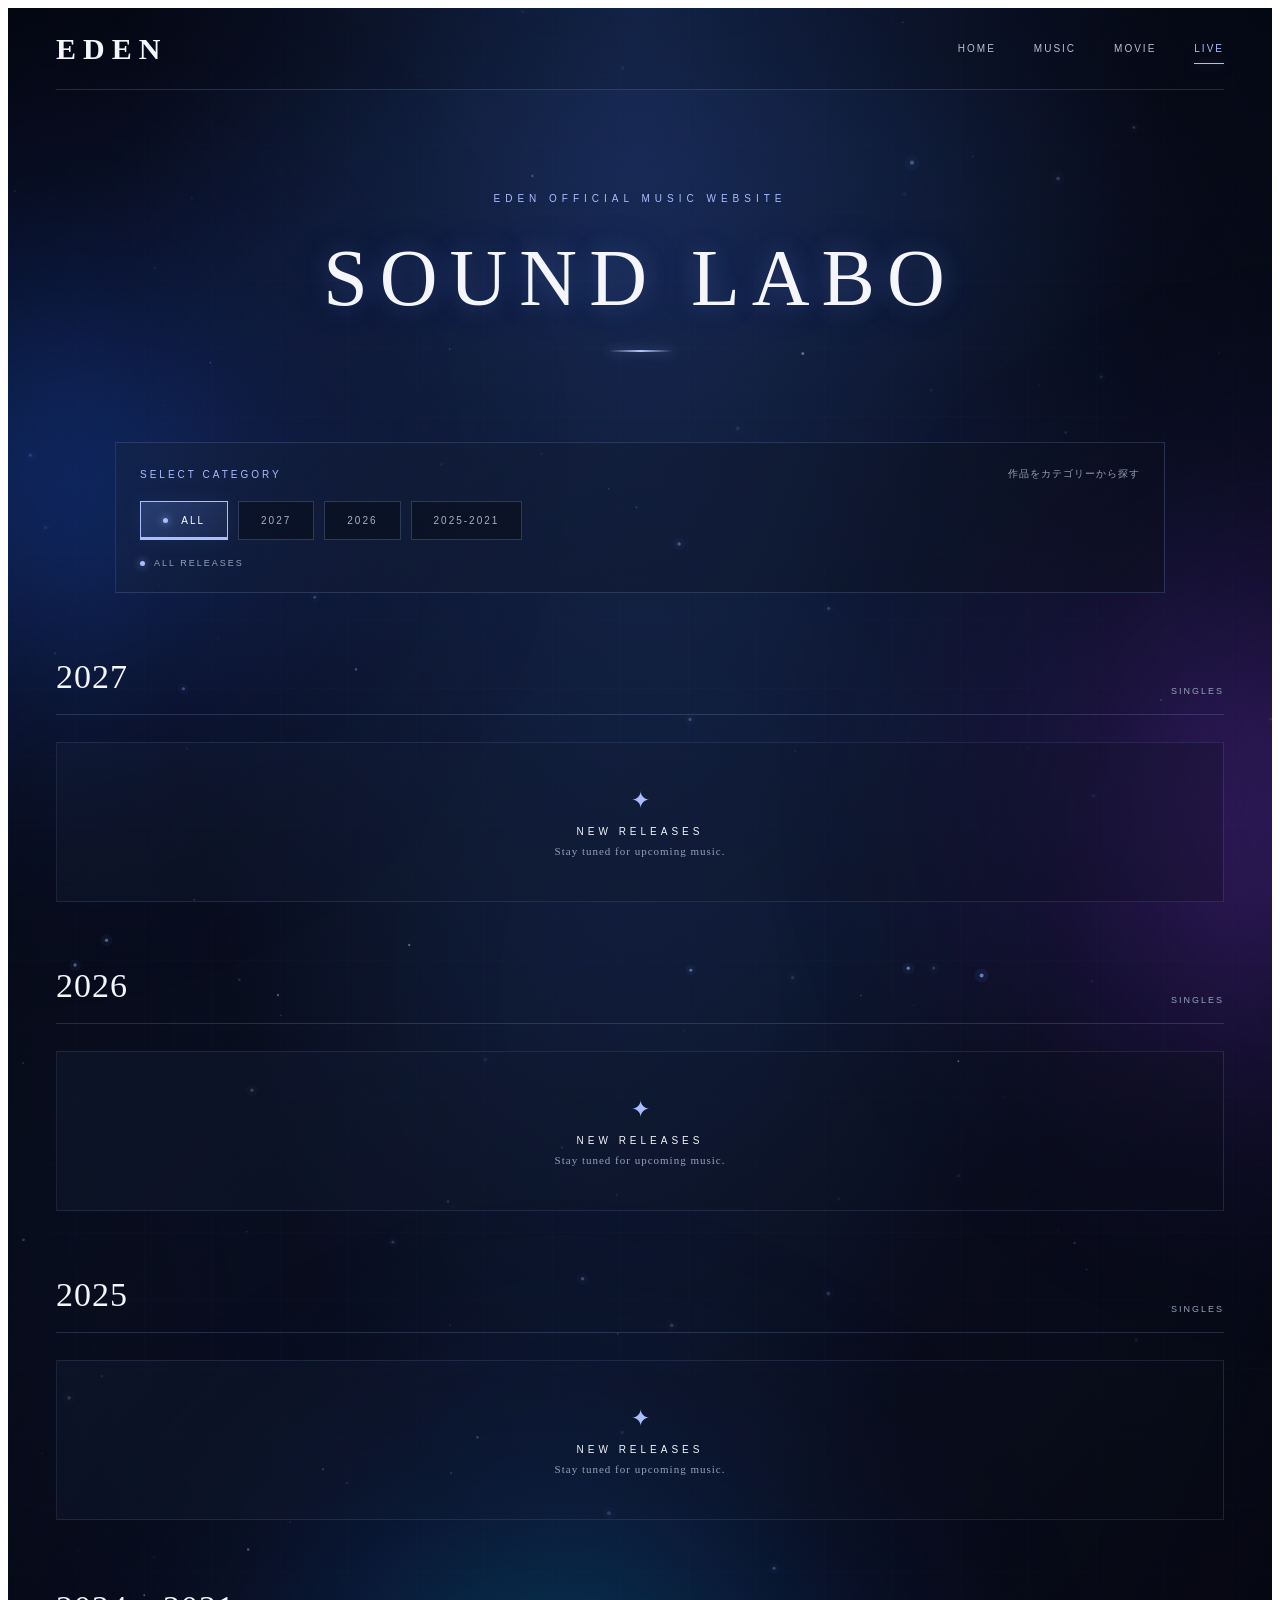
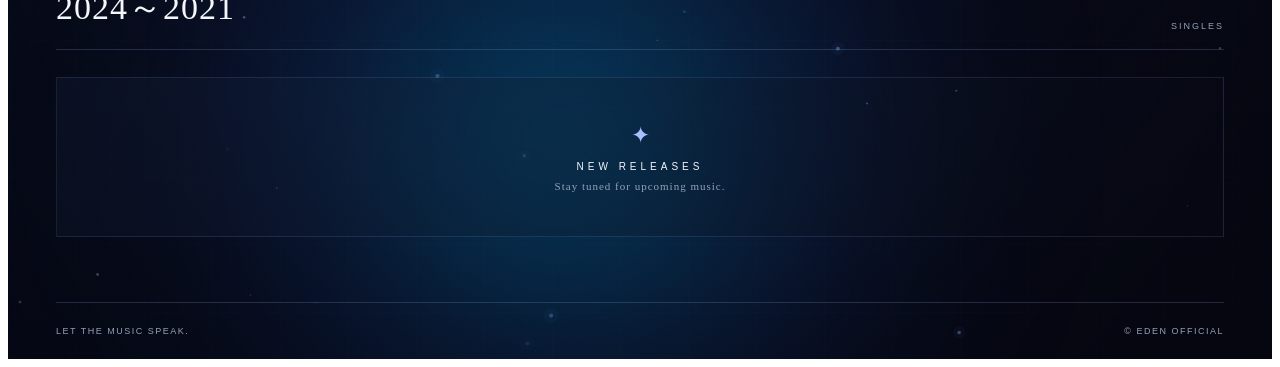
<file: Music/live.html>
<!DOCTYPE html>
<html lang="ja">
<head>
  <meta charset="UTF-8">
  <meta name="viewport" content="width=device-width, initial-scale=1.0">
  <meta name="theme-color" content="#080b13">
  <title>EDEN MUSIC | SOUND LABO</title>
</head>
<body>

  
<div id="eden-music-page">

  <!-- ANIMATED BACKGROUND -->
  <div class="eden-ambient-bg" aria-hidden="true">
    <canvas class="eden-light-canvas"></canvas>
    <div class="eden-glow eden-glow-blue"></div>
    <div class="eden-glow eden-glow-purple"></div>
    <div class="eden-glow eden-glow-cyan"></div>
    <div class="eden-beam eden-beam-one"></div>
    <div class="eden-beam eden-beam-two"></div>
    <div class="eden-beam eden-beam-three"></div>
    <div class="eden-grid"></div>
    <div class="eden-shade"></div>
  </div>

  <!-- PC HEADER -->
  <header class="em-header">
    <a class="em-logo" href="music.html">EDEN</a>
    <nav class="em-nav" aria-label="メインメニュー">
      <a href="home.html">HOME</a>
      <a href="music.html">MUSIC</a>
      <a href="https://www.youtube.com/@EDEN__0_0__Official">MOVIE</a>
      <a href="live.html" class="em-current" aria-current="page">LIVE</a>
    </nav>
  </header>

    <!-- SMARTPHONE BOTTOM NAV -->
  <nav class="em-bottom-nav" aria-label="メインメニュー">

    <a href="home.html" class="em-bottom-link">
      <svg viewBox="0 0 24 24" aria-hidden="true">
        <path d="M3 10.5 12 3l9 7.5M5.5 9.5V21h13V9.5M9.5 21v-7h5v7"/>
      </svg>
      <span>HOME</span>
    </a>

    <a href="music.html" class="em-bottom-link">
      <svg viewBox="0 0 24 24" aria-hidden="true">
        <path d="M9 18V5l12-2v13"/>
        <circle cx="6" cy="18" r="3"/>
        <circle cx="18" cy="16" r="3"/>
      </svg>
      <span>MUSIC</span>
    </a>

    <a href="https://www.youtube.com/@EDEN__0_0__Official" class="em-bottom-link">
      <svg viewBox="0 0 24 24" aria-hidden="true">
        <rect x="3" y="5" width="18" height="14" rx="2"/>
        <path d="m10 9 5 3-5 3z"/>
      </svg>
      <span>MOVIE</span>
    </a>

    <a href="live.html" class="em-bottom-link em-bottom-active"
       aria-current="page">
      <svg viewBox="0 0 24 24" aria-hidden="true">
        <path d="m12 3 8 4.5v9L12 21l-8-4.5v-9L12 3Z"/>
        <path d="m9 9 6 3-6 3z"/>
      </svg>
      <span>LIVE</span>
    </a>

  </nav>

  <!-- MUSIC HERO -->
  <section class="em-hero">
    <p class="em-eyebrow">EDEN OFFICIAL MUSIC WEBSITE</p>
    <h1>SOUND LABO</h1>
  </section>

  <!-- MUSIC FILTER -->
  <section class="em-filter-area" aria-label="作品の絞り込み">

    <div class="em-filter-heading">
      <span class="em-filter-label">SELECT CATEGORY</span>
      <span class="em-filter-description">作品をカテゴリーから探す</span>
    </div>

    <div class="em-filter" role="group" aria-label="作品カテゴリー">
      <button type="button"
              class="em-filter-button is-active"
              data-filter="ALL"
              aria-pressed="true">
        ALL
      </button>

     <button type="button"
              class="em-filter-button"
              data-filter="2027"
              aria-pressed="false">
        2027
      </button>

     <button type="button"
              class="em-filter-button"
              data-filter="2026"
              aria-pressed="false">
        2026
      </button>

      <button type="button"
              class="em-filter-button"
              data-filter="2025"
              aria-pressed="false">
        2025-2021
      </button>

    </div>

    <div class="em-filter-status" aria-live="polite">
      <span class="em-status-dot"></span>
      <span class="em-filter-status-text">ALL RELEASES</span>
    </div>

  </section>


 <!2027>
  <section class="em-releases" data-category="SINGLE">

    <div class="em-section-heading">
      <h2>2027</h2>
      <span class="em-release-count">SINGLES</span>
    </div>

    <div class="em-empty">
      <span class="em-empty-mark">✦</span>
      <p>NEW RELEASES</p>
      <small>Stay tuned for upcoming music.</small>
    </div>

  </section>

  <!2026>

  <section class="em-releases" data-category="SINGLE">

    <div class="em-section-heading">
      <h2>2026</h2>
      <span class="em-release-count">SINGLES</span>
    </div>

    <div class="em-empty">
      <span class="em-empty-mark">✦</span>
      <p>NEW RELEASES</p>
      <small>Stay tuned for upcoming music.</small>
    </div>

  </section>


 <!2025>
  <section class="em-releases" data-category="SINGLE">

    <div class="em-section-heading">
      <h2>2025</h2>
      <span class="em-release-count">SINGLES</span>
    </div>

    <div class="em-empty">
      <span class="em-empty-mark">✦</span>
      <p>NEW RELEASES</p>
      <small>Stay tuned for upcoming music.</small>
    </div>

  </section>

 <!2024>
  

  <section class="em-releases" data-category="SINGLE">

  <div class="em-section-heading">
      <h2>2024～2021</h2>
      <span class="em-release-count">SINGLES</span>
    </div>

    <div class="em-empty">
      <span class="em-empty-mark">✦</span>
      <p>NEW RELEASES</p>
      <small>Stay tuned for upcoming music.</small>
    </div>


  </section>

 <!-- FOOTER -->
  <footer class="em-footer">
    <p>LET THE MUSIC SPEAK.</p>
    <span>© EDEN OFFICIAL</span>
  </footer>

</div>
    </div>

<style>


/* ========================================
   EDEN MUSIC WEBSITE
======================================== */

#eden-music-page {
  --em-bg:#080b13;
  --em-panel:#111827;
  --em-line:rgba(139,164,218,.22);
  --em-text:#f4f6fc;
  --em-muted:#94a2ba;
  --em-accent:#a9beff;

  position:relative;
  isolation:isolate;
  width:100%;
  padding:0 clamp(18px,4vw,48px);
  background:#080b13;
  color:var(--em-text);
  font-family:Arial,"Helvetica Neue",sans-serif;
  box-sizing:border-box;
  overflow-wrap:anywhere;
}

#eden-music-page *,
#eden-music-page *::before,
#eden-music-page *::after {
  box-sizing:border-box;
}

#eden-music-page a {
  color:inherit;
  text-decoration:none;
}

/* BACKGROUND */

#eden-music-page .eden-ambient-bg {
  position:absolute;
  z-index:-1;
  top:0;
  bottom:0;
  left:0;
  right:0;
  overflow:hidden;
  pointer-events:none;
  background:
    radial-gradient(ellipse at 50% 0%,rgba(28,52,104,.8),transparent 58%),
    linear-gradient(145deg,#070a15,#0a1022 48%,#080812);
}

#eden-music-page .eden-light-canvas {
  position:absolute;
  inset:0;
  width:100%;
  height:100%;
  opacity:.95;
}

#eden-music-page .eden-glow {
  position:absolute;
  width:min(75vw,900px);
  height:min(75vw,900px);
  border-radius:50%;
  filter:blur(70px);
  will-change:transform;
}

#eden-music-page .eden-glow-blue {
  top:0;
  left:-35%;
  background:radial-gradient(circle,rgba(35,105,255,.58),rgba(38,65,170,.2) 43%,transparent 72%);
  animation:edenBlueFlow 10s ease-in-out infinite alternate;
}

#eden-music-page .eden-glow-purple {
  top:18%;
  right:-40%;
  background:radial-gradient(circle,rgba(153,62,255,.46),rgba(100,43,190,.17) 44%,transparent 72%);
  animation:edenPurpleFlow 13s ease-in-out infinite alternate;
}

#eden-music-page .eden-glow-cyan {
  bottom:-12%;
  left:8%;
  background:radial-gradient(circle,rgba(0,177,255,.38),rgba(28,85,205,.15) 44%,transparent 72%);
  animation:edenCyanFlow 15s ease-in-out infinite alternate;
}

@keyframes edenBlueFlow {
  0% {transform:translate(-5%,-5%) scale(.8);}
  50% {transform:translate(40%,18%) scale(1.12);}
  100% {transform:translate(65%,5%) scale(.94);}
}

@keyframes edenPurpleFlow {
  0% {transform:translate(8%,-8%) scale(.85);}
  50% {transform:translate(-35%,25%) scale(1.16);}
  100% {transform:translate(-8%,42%) scale(.95);}
}

@keyframes edenCyanFlow {
  0% {transform:translate(-10%,12%) scale(.82);}
  50% {transform:translate(42%,-25%) scale(1.18);}
  100% {transform:translate(68%,-4%) scale(.94);}
}

/* LIGHT BEAMS */

#eden-music-page .eden-beam {
  position:absolute;
  left:-65%;
  width:230%;
  height:3px;
  opacity:0;
  transform:rotate(-23deg);
  background:linear-gradient(90deg,
    transparent 20%,
    rgba(65,112,255,0) 33%,
    rgba(87,146,255,.7) 46%,
    rgba(210,173,255,1) 50%,
    rgba(79,146,255,.55) 54%,
    transparent 72%);
  box-shadow:0 0 12px rgba(105,151,255,.6),0 0 38px rgba(102,125,255,.35);
  animation:edenBeamFlow 8s linear infinite;
}

#eden-music-page .eden-beam-one {
  top:17%;
  animation-delay:-2s;
}

#eden-music-page .eden-beam-two {
  top:49%;
  height:2px;
  animation-duration:11s;
  animation-delay:-6s;
}

#eden-music-page .eden-beam-three {
  top:79%;
  height:2px;
  animation-duration:13s;
  animation-delay:-9s;
}

@keyframes edenBeamFlow {
  0% {transform:translate(-12%,-100px) rotate(-23deg);opacity:0;}
  15% {opacity:.9;}
  50% {opacity:.4;}
  80% {opacity:.75;}
  100% {transform:translate(38%,100px) rotate(-23deg);opacity:0;}
}

/* GRID */

#eden-music-page .eden-grid {
  position:absolute;
  inset:0;
  opacity:.13;
  background-image:
    linear-gradient(rgba(143,173,255,.13) 1px,transparent 1px),
    linear-gradient(90deg,rgba(143,173,255,.13) 1px,transparent 1px);
  background-size:68px 68px;
  animation:edenGridFlow 28s linear infinite;
}

@keyframes edenGridFlow {
  from {background-position:0 0;}
  to {background-position:68px 68px;}
}

#eden-music-page .eden-shade {
  position:absolute;
  inset:0;
  background:radial-gradient(ellipse at center,transparent 15%,rgba(3,5,15,.18) 65%,rgba(3,5,15,.62) 100%);
}

/* HEADER */

#eden-music-page .em-header {
  position:relative;
  z-index:2;
  display:flex;
  align-items:center;
  justify-content:space-between;
  gap:24px;
  min-height:82px;
  border-bottom:1px solid var(--em-line);
}

#eden-music-page .em-logo {
  font-family:Georgia,serif;
  font-size:30px;
  font-weight:bold;
  letter-spacing:7px;
  white-space:nowrap;
}

#eden-music-page .em-nav {
  display:flex;
  align-items:center;
  gap:clamp(18px,3vw,38px);
}

#eden-music-page .em-nav a {
  position:relative;
  padding:12px 0;
  color:#b6c0d3;
  font-size:10px;
  letter-spacing:2px;
  transition:color .25s;
}

#eden-music-page .em-nav a:hover,
#eden-music-page .em-nav a.em-current {
  color:var(--em-accent);
}

#eden-music-page .em-nav a.em-current::after {
  content:"";
  position:absolute;
  bottom:2px;
  left:0;
  right:0;
  height:1px;
  background:var(--em-accent);
  box-shadow:0 0 12px rgba(169,190,255,.5);
}

#eden-music-page .em-bottom-nav {
  display:none;
}

/* HERO */

#eden-music-page .em-hero {
  position:relative;
  text-align:center;
  padding:clamp(60px,9vw,100px) 10px 65px;
  background:radial-gradient(ellipse at 50% 25%,rgba(38,67,133,.2),transparent 70%);
}

#eden-music-page .em-eyebrow {
  margin:0;
  color:var(--em-accent);
  font-size:10px;
  letter-spacing:5px;
  line-height:1.8;
}

#eden-music-page .em-hero h1 {
  margin:22px 0 25px;
  font-family:"Times New Roman",Georgia,serif;
  font-size:clamp(43px,8vw,80px);
  font-weight:normal;
  letter-spacing:clamp(4px,1.2vw,12px);
  line-height:1.2;
  text-shadow:0 0 24px rgba(125,163,255,.25),0 0 65px rgba(89,123,255,.14);
}

#eden-music-page .em-hero h1::after {
  content:"";
  display:block;
  width:65px;
  height:2px;
  margin:24px auto 0;
  background:linear-gradient(90deg,transparent,#b4c7ff,transparent);
  box-shadow:0 0 12px rgba(169,190,255,.45);
}

#eden-music-page .em-hero-sub {
  margin:0;
  color:#c0cbe0;
  font-family:"Yu Mincho","Noto Serif JP",serif;
  font-size:10px;
  letter-spacing:2px;
  line-height:2;
}

#eden-music-page .em-hero-line {
  width:35px;
  height:1px;
  margin:28px auto 0;
  background:rgba(169,190,255,.7);
}

/* ========================================
   FILTER BUTTONS
======================================== */

#eden-music-page .em-filter-area {
  position:relative;
  max-width:1050px;
  margin:0 auto 65px;
  padding:24px;
  border:1px solid rgba(139,164,218,.2);
  background:linear-gradient(135deg,rgba(22,34,61,.42),rgba(7,10,20,.35));
}

#eden-music-page .em-filter-heading {
  display:flex;
  align-items:center;
  justify-content:space-between;
  flex-wrap:wrap;
  gap:8px;
  margin-bottom:20px;
}

#eden-music-page .em-filter-label {
  color:var(--em-accent);
  font-size:10px;
  letter-spacing:3px;
}

#eden-music-page .em-filter-description {
  color:var(--em-muted);
  font-size:10px;
  letter-spacing:1px;
}

#eden-music-page .em-filter {
  display:flex;
  flex-wrap:wrap;
  gap:10px;
}

#eden-music-page .em-filter-button {
  position:relative;
  appearance:none;
  border:1px solid rgba(139,164,218,.27);
  border-radius:0;
  padding:13px 22px;
  background:rgba(8,13,27,.58);
  color:#a6b1c7;
  font-family:Arial,sans-serif;
  font-size:10px;
  letter-spacing:2px;
  cursor:pointer;
  transition:
    color .25s ease,
    border-color .25s ease,
    background .25s ease,
    box-shadow .25s ease,
    transform .25s ease;
}

#eden-music-page .em-filter-button:hover {
  color:#fff;
  border-color:rgba(169,190,255,.65);
  background:rgba(77,108,171,.17);
  transform:translateY(-2px);
}

#eden-music-page .em-filter-button.is-active {
  color:#fff;
  border-color:var(--em-accent);
  background:linear-gradient(135deg,rgba(82,117,192,.35),rgba(44,61,105,.28));
  box-shadow:inset 0 -2px 0 var(--em-accent),0 0 20px rgba(100,140,225,.09);
}

#eden-music-page .em-filter-button.is-active::before {
  content:"";
  display:inline-block;
  width:5px;
  height:5px;
  margin:0 9px 1px 0;
  border-radius:50%;
  background:var(--em-accent);
  box-shadow:0 0 8px var(--em-accent);
}

#eden-music-page .em-filter-status {
  display:flex;
  align-items:center;
  gap:9px;
  margin-top:18px;
  color:var(--em-muted);
  font-size:9px;
  letter-spacing:2px;
}

#eden-music-page .em-status-dot {
  width:5px;
  height:5px;
  border-radius:50%;
  background:#a9beff;
  box-shadow:0 0 9px rgba(169,190,255,.8);
}

/* RELEASE SECTIONS */

#eden-music-page .em-releases {
  position:relative;
  padding-bottom:65px;
  transition:opacity .25s ease;
}

#eden-music-page .em-releases.em-filter-hidden {
  display:none !important;
}

#eden-music-page .em-section-heading {
  display:flex;
  align-items:end;
  justify-content:space-between;
  gap:16px;
  margin-bottom:27px;
  padding-bottom:18px;
  border-bottom:1px solid var(--em-line);
}

#eden-music-page .em-section-heading h2 {
  margin:0;
  font:normal clamp(23px,4vw,34px) Georgia,serif;
  letter-spacing:1px;
}

#eden-music-page .em-release-count {
  color:var(--em-muted);
  font-size:9px;
  letter-spacing:2px;
  white-space:nowrap;
}

/* ALBUM GRID */

#eden-music-page .em-album-grid {
  display:grid;
  grid-template-columns:repeat(4,minmax(0,1fr));
  gap:32px 20px;
}

#eden-music-page .em-album {
  display:block;
  min-width:0;
  cursor:pointer;
}

#eden-music-page .em-art {
  position:relative;
  aspect-ratio:1;
  overflow:hidden;
  background:rgba(17,24,39,.85);
  border:1px solid rgba(139,164,218,.25);
  box-shadow:0 10px 35px rgba(0,0,0,.15);
}

#eden-music-page .em-art img {
  display:block;
  width:100%;
  height:100%;
  object-fit:cover;
  transition:transform .65s cubic-bezier(.2,.7,.2,1),opacity .45s;
}

#eden-music-page .em-album:hover .em-art img {
  transform:scale(1.055);
  opacity:.62;
}

#eden-music-page .em-art-overlay {
  position:absolute;
  inset:0;
  display:flex;
  flex-direction:column;
  align-items:center;
  justify-content:center;
  gap:10px;
  background:linear-gradient(135deg,rgba(11,20,44,.18),rgba(5,9,20,.72));
  color:white;
  font-size:9px;
  letter-spacing:3px;
  opacity:0;
  transition:opacity .35s;
}

#eden-music-page .em-album:hover .em-art-overlay {
  opacity:1;
}

#eden-music-page .em-art-play {
  font-size:27px;
  color:#c8d7ff;
}

#eden-music-page .em-album .em-type {
  color:var(--em-accent);
  font-size:9px;
  letter-spacing:2px;
  margin:15px 0 7px;
}

#eden-music-page .em-album h3 {
  font-size:12px;
  line-height:1.7;
  letter-spacing:1px;
  margin:0;
  overflow-wrap:anywhere;
}

#eden-music-page .em-album .em-detail {
  color:var(--em-muted);
  font-size:10px;
  line-height:1.6;
  margin-top:7px;
}

/* UPCOMING ALBUM */

#eden-music-page .em-coming-art {
  display:flex;
  flex-direction:column;
  align-items:center;
  justify-content:center;
  gap:14px;
  background:
    radial-gradient(ellipse at 50% 40%,rgba(70,112,201,.65),transparent 65%),
    linear-gradient(145deg,rgba(15,24,46,.96),rgba(7,10,22,.96));
}

#eden-music-page .em-coming-art::before {
  content:"";
  position:absolute;
  inset:10px;
  border:1px solid rgba(169,190,255,.2);
  pointer-events:none;
}

#eden-music-page .em-coming-art strong {
  font-size:11px;
  letter-spacing:3px;
}

#eden-music-page .em-coming-logo {
  font:clamp(18px,2.5vw,28px) Georgia,serif;
  letter-spacing:4px;
  text-shadow:0 0 24px rgba(169,190,255,.5);
}

#eden-music-page .em-coming-art small {
  font-size:9px;
  color:var(--em-accent);
  letter-spacing:2px;
}

#eden-music-page .em-coming-label {
  color:#a9beff;
  font-size:8px;
  letter-spacing:3px;
}

#eden-music-page .em-upcoming {
  cursor:default;
}

/* EMPTY SINGLES */

#eden-music-page .em-empty {
  display:flex;
  flex-direction:column;
  align-items:center;
  justify-content:center;
  min-height:160px;
  padding:25px;
  border:1px solid rgba(139,164,218,.15);
  background:linear-gradient(135deg,rgba(24,37,67,.25),rgba(7,10,20,.25));
  text-align:center;
}

#eden-music-page .em-empty-mark {
  color:var(--em-accent);
  font-size:23px;
  animation:edenTwinkle 3s ease-in-out infinite;
}

#eden-music-page .em-empty p {
  margin:12px 0 8px;
  font-size:10px;
  letter-spacing:4px;
}

#eden-music-page .em-empty small {
  color:var(--em-muted);
  font-family:Georgia,serif;
  font-size:11px;
  letter-spacing:1px;
}

@keyframes edenTwinkle {
  0%,100% {opacity:.45;transform:scale(.9);}
  50% {opacity:1;transform:scale(1.12);}
}

/* FOOTER */

#eden-music-page .em-footer {
  position:relative;
  display:flex;
  justify-content:space-between;
  align-items:center;
  flex-wrap:wrap;
  gap:12px;
  padding:23px 0;
  border-top:1px solid var(--em-line);
  color:var(--em-muted);
  font-size:9px;
  letter-spacing:1.5px;
}

#eden-music-page .em-footer a {
  color:var(--em-text);
  font:bold 17px Georgia,serif;
  letter-spacing:4px;
}

#eden-music-page .em-footer p {
  margin:0;
}

/* MOBILE */

@media(max-width:700px) {
  #eden-music-page {
    padding:0 17px 100px;
  }

  #eden-music-page .em-header {
    min-height:70px;
  }

  #eden-music-page .em-logo {
    font-size:26px;
  }

  #eden-music-page .em-nav {
    display:none;
  }

  #eden-music-page .em-bottom-nav {
    display:grid;
    grid-template-columns:repeat(4,minmax(0,1fr));
    position:fixed;
    z-index:99999;
    left:0;
    right:0;
    bottom:0;
    padding:8px 6px calc(8px + env(safe-area-inset-bottom));
    background:rgba(8,11,19,.96);
    border-top:1px solid #29344a;
    box-shadow:0 -8px 28px rgba(0,0,0,.25);
    backdrop-filter:blur(16px);
    -webkit-backdrop-filter:blur(16px);
  }

  #eden-music-page .em-bottom-link {
    display:flex;
    flex-direction:column;
    justify-content:center;
    align-items:center;
    gap:5px;
    min-width:0;
    min-height:48px;
    color:#8592aa;
    font:9px Arial,sans-serif;
    letter-spacing:1px;
    -webkit-tap-highlight-color:transparent;
  }

  #eden-music-page .em-bottom-link svg {
    display:block;
    width:22px;
    height:22px;
    fill:none;
    stroke:currentColor;
    stroke-width:1.6;
    stroke-linecap:round;
    stroke-linejoin:round;
  }

  #eden-music-page .em-bottom-active {
    color:var(--em-accent);
  }

  #eden-music-page .em-hero {
    padding:55px 0 45px;
  }

  #eden-music-page .em-eyebrow {
    font-size:9px;
    letter-spacing:3px;
  }

  #eden-music-page .em-hero h1 {
    font-size:clamp(34px,9vw,52px);
    letter-spacing:5px;
  }

  #eden-music-page .em-hero-sub {
    font-size:9px;
    letter-spacing:1px;
  }

  #eden-music-page .em-filter-area {
    margin-bottom:50px;
    padding:18px 14px;
  }

  #eden-music-page .em-filter-heading {
    align-items:flex-start;
    flex-direction:column;
    gap:7px;
  }

  #eden-music-page .em-filter-label {
    font-size:9px;
    letter-spacing:2px;
  }

  #eden-music-page .em-filter-description {
    font-size:9px;
  }

  #eden-music-page .em-filter {
    display:grid;
    grid-template-columns:repeat(2,minmax(0,1fr));
    gap:8px;
  }

  #eden-music-page .em-filter-button {
    width:100%;
    min-height:43px;
    padding:11px 8px;
    font-size:9px;
    letter-spacing:1px;
  }

  #eden-music-page .em-filter-status {
    font-size:8px;
  }

  #eden-music-page .em-section-heading {
    align-items:end;
    gap:10px;
  }

  #eden-music-page .em-section-heading h2 {
    font-size:25px;
  }

  #eden-music-page .em-release-count {
    font-size:7px;
    letter-spacing:1px;
  }

  #eden-music-page .em-album-grid {
    grid-template-columns:repeat(2,minmax(0,1fr));
    gap:26px 13px;
  }

  #eden-music-page .em-art-overlay {
    display:none;
  }

  #eden-music-page .em-album .em-type {
    font-size:8px;
    letter-spacing:1px;
  }

  #eden-music-page .em-album h3 {
    font-size:11px;
  }

  #eden-music-page .em-album .em-detail {
    font-size:9px;
  }

  #eden-music-page .em-glow {
    filter:blur(48px);
  }

  #eden-music-page .eden-beam {
    width:270%;
    left:-85%;
  }

  #eden-music-page .eden-grid {
    background-size:48px 48px;
    opacity:.08;
  }

  #eden-music-page .em-footer {
    align-items:flex-start;
  }
}

/* SMALL SMARTPHONES */

@media(max-width:360px) {
  #eden-music-page {
    padding-right:12px;
    padding-left:12px;
  }

  #eden-music-page .em-album-grid {
    gap:22px 10px;
  }

  #eden-music-page .em-section-heading h2 {
    font-size:22px;
  }
}

/* REDUCE MOTION ACCESSIBILITY */

@media(prefers-reduced-motion:reduce) {
  #eden-music-page .eden-glow,
  #eden-music-page .eden-beam,
  #eden-music-page .eden-grid,
  #eden-music-page .em-empty-mark {
    animation:none !important;
  }
}
</style>

<script>
/* ========================================
   MUSIC CATEGORY FILTER
======================================== */
(function () {
  var root = document.getElementById("eden-music-page");

  if (!root || root.dataset.filterReady === "1") return;
  root.dataset.filterReady = "1";

  var buttons = root.querySelectorAll(".em-filter-button");
  var sections = root.querySelectorAll(".em-releases[data-category]");
  var status = root.querySelector(".em-filter-status-text");

  var labels = {
    ALL: "ALL RELEASES",
    ALBUM: "ALBUM RELEASES",
    SINGLE: "SINGLE & DIGITAL SINGLE",
    OTHER: "BEST & OTHER RELEASES"
  };

  function applyFilter(category) {
    sections.forEach(function (section) {
      var show = category === "ALL" ||
        section.dataset.category === category;

      section.classList.toggle("em-filter-hidden", !show);
      section.setAttribute("aria-hidden", String(!show));
    });

    buttons.forEach(function (button) {
      var active = button.dataset.filter === category;

      button.classList.toggle("is-active", active);
      button.setAttribute("aria-pressed", String(active));
    });

    if (status) {
      status.textContent = labels[category] || labels.ALL;
    }
  }

  buttons.forEach(function (button) {
    button.addEventListener("click", function () {
      applyFilter(button.dataset.filter);
    });
  });

  applyFilter("ALL");
})();
</script>

<script>
/* ========================================
   EDEN PARTICLE ANIMATION
======================================== */
(function () {
  var root = document.getElementById("eden-music-page");
  if (!root || root.dataset.edenMotionReady === "1") return;
  root.dataset.edenMotionReady = "1";

  var canvas = root.querySelector(".eden-light-canvas");
  if (!canvas) return;

  var ctx = canvas.getContext("2d");
  if (!ctx) return;

  var reduceMotion = window.matchMedia &&
    window.matchMedia("(prefers-reduced-motion: reduce)").matches;

  var particles = [];
  var w = 0;
  var h = 0;
  var dpr = 1;
  var raf = 0;
  var lastTime = 0;
  var paused = document.hidden;

  function resize() {
    w = root.clientWidth || window.innerWidth;
    h = root.scrollHeight || window.innerHeight;
    dpr = Math.min(window.devicePixelRatio || 1, 1.5);

    canvas.width = Math.round(w * dpr);
    canvas.height = Math.round(h * dpr);
    canvas.style.width = w + "px";
    canvas.style.height = h + "px";

    ctx.setTransform(dpr, 0, 0, dpr, 0, 0);

    var count = Math.min(150, Math.max(45, Math.floor(w * h / 18000)));
    particles = [];

    for (var i = 0; i < count; i++) {
      particles.push({
        x: Math.random() * w,
        y: Math.random() * h,
        r: Math.random() * 1.7 + .45,
        a: Math.random() * .65 + .15,
        vx: (Math.random() - .5) * .42,
        vy: -(Math.random() * .34 + .06),
        phase: Math.random() * Math.PI * 2,
        twinkle: Math.random() * .025 + .005
      });
    }

    lastTime = 0;
    draw(0);
  }

  function draw(timestamp) {
    ctx.clearRect(0, 0, w, h);

    var delta = lastTime
      ? Math.min((timestamp - lastTime) / 16.67, 2)
      : 1;

    lastTime = timestamp || 0;

    particles.forEach(function (p) {
      if (!reduceMotion) {
        p.x += p.vx * delta;
        p.y += p.vy * delta;
        p.phase += p.twinkle * delta;

        if (p.y < -5) {
          p.y = h + 5;
          p.x = Math.random() * w;
        }

        if (p.x < -5) p.x = w + 5;
        if (p.x > w + 5) p.x = -5;
      }

      var alpha = p.a * (.55 + .45 * Math.sin(p.phase));

      ctx.beginPath();
      ctx.arc(p.x, p.y, p.r, 0, Math.PI * 2);
      ctx.fillStyle = "rgba(174,202,255," + alpha + ")";
      ctx.fill();

      if (p.r > 1.45) {
        ctx.beginPath();
        ctx.arc(p.x, p.y, p.r * 3.5, 0, Math.PI * 2);
        ctx.fillStyle = "rgba(90,145,255," + (alpha * .12) + ")";
        ctx.fill();
      }
    });

    if (!reduceMotion && !paused) {
      raf = window.requestAnimationFrame(draw);
    } else {
      raf = 0;
    }
  }

  function stop() {
    if (raf) {
      window.cancelAnimationFrame(raf);
      raf = 0;
    }
  }

  function start() {
    if (reduceMotion || paused || raf) return;

    lastTime = 0;
    raf = window.requestAnimationFrame(function (t) {
      raf = 0;
      draw(t);
    });
  }

  document.addEventListener("visibilitychange", function () {
    paused = document.hidden;

    if (paused) {
      stop();
    } else {
      start();
    }
  });

  var resizeTimer;

  window.addEventListener("resize", function () {
    window.clearTimeout(resizeTimer);

    resizeTimer = window.setTimeout(function () {
      resize();
      start();
    }, 200);
  });

  if ("ResizeObserver" in window) {
    var observer = new ResizeObserver(function () {
      window.clearTimeout(resizeTimer);

      resizeTimer = window.setTimeout(function () {
        resize();
      }, 250);
    });

    observer.observe(root);
  }

  resize();
  start();
})();
</script>

</body>
</html>
</file>
<file: style.css>
:root {
  --bg: #090909;
  --panel: #141414;
  --text: #f7f7f7;
  --muted: #929292;
  --accent: #d9ff48;
  --line: rgba(255,255,255,.13);
}
* { box-sizing: border-box; margin: 0; padding: 0; }
html { scroll-behavior: smooth; scroll-padding-top: 85px; }
body { background: var(--bg); color: var(--text); font-family: "Montserrat", "Noto Sans JP", sans-serif; overflow-x: hidden; }
a { color: inherit; text-decoration: none; }
button { font: inherit; }
img { display: block; max-width: 100%; }
.wrap { width: min(1200px, 88%); margin: 0 auto; }

/* HEADER */
header { height: 78px; width: 100%; position: fixed; inset: 0 0 auto; z-index: 100; display: flex; align-items: center; justify-content: space-between; padding: 0 6%; border-bottom: 1px solid transparent; transition: .3s; }
header.scrolled { background: rgba(9,9,9,.92); border-color: var(--line); backdrop-filter: blur(15px); }
.logo { font-size: 21px; font-weight: 800; letter-spacing: .13em; }
.logo span { color: var(--accent); }
.nav { display: flex; gap: 28px; align-items: center; }
.nav a { font-size: 10px; letter-spacing: .14em; font-weight: 700; transition: color .25s; }
.nav a:hover { color: var(--accent); }
.menu-btn { display: none; color: white; background: transparent; border: 0; cursor: pointer; font-size: 12px; letter-spacing: .12em; }

/* HERO */
.hero { position: relative; min-height: 720px; height: 100svh; max-height: 1000px; display: flex; align-items: center; overflow: hidden; background: radial-gradient(ellipse at 72% 45%, rgba(105,120,57,.26), transparent 38%), radial-gradient(ellipse at 20% 80%, rgba(88,60,120,.20), transparent 40%), linear-gradient(120deg, #090909 20%, #1a1a1a 100%); }
.hero::before { content: ""; position: absolute; inset: 0; opacity: .18; background-image: linear-gradient(rgba(255,255,255,.12) 1px, transparent 1px), linear-gradient(90deg, rgba(255,255,255,.12) 1px, transparent 1px); background-size: 65px 65px; mask-image: linear-gradient(to bottom, black, transparent); }
.hero-orb { position: absolute; width: min(47vw, 600px); aspect-ratio: 1; right: 7%; top: 50%; transform: translateY(-45%); border-radius: 50%; background: radial-gradient(circle at 35% 30%, rgba(255,255,255,.8), transparent 2%), radial-gradient(circle at 35% 35%, #d9ff48 0%, #778c2a 14%, #22271a 38%, #090909 70%); filter: saturate(.75); box-shadow: 0 0 100px rgba(217,255,72,.08); animation: float 8s ease-in-out infinite; }
.hero-orb::after { content: ""; position: absolute; inset: -12%; border: 1px solid rgba(217,255,72,.2); border-radius: 50%; transform: rotateX(68deg) rotate(-25deg); }
@keyframes float { 0%,100% { transform: translateY(-45%) rotate(0deg); } 50% { transform: translateY(-48%) rotate(5deg); } }
.hero-content { position: relative; z-index: 2; width: 88%; max-width: 1200px; margin: 45px auto 0; }
.hero-label { font-size: 10px; letter-spacing: .35em; color: var(--accent); margin-bottom: 25px; }
.hero h1 { font-size: clamp(48px, 9vw, 120px); font-weight: 800; line-height: .95; letter-spacing: -.055em; max-width: 850px; }
.hero h1 span { display: block; color: transparent; -webkit-text-stroke: 1px rgba(255,255,255,.8); }
.hero-desc { font-size: 12px; line-height: 2.1; color: #b8b8b8; margin-top: 30px; }
.hero-links { display: flex; gap: 12px; margin-top: 35px; flex-wrap: wrap; }
.button { min-height: 48px; display: inline-flex; justify-content: center; align-items: center; padding: 0 25px; font-size: 10px; font-weight: 700; letter-spacing: .14em; border: 1px solid rgba(255,255,255,.4); transition: .25s; }
.button.primary { background: var(--accent); color: #101010; border-color: var(--accent); }
.button:hover { background: white; color: black; border-color: white; }
.hero-scroll { position: absolute; bottom: 30px; left: 6%; display: flex; align-items: center; gap: 15px; color: #aaa; font-size: 9px; letter-spacing: .2em; }
.hero-scroll::after { content: ""; width: 65px; height: 1px; background: var(--accent); }

/* SHARED SECTIONS */
section { padding: 110px 0; }
.section-heading { display: flex; align-items: end; justify-content: space-between; gap: 25px; margin-bottom: 42px; }
.eyebrow { color: var(--accent); font-size: 10px; letter-spacing: .28em; margin-bottom: 13px; font-weight: 700; }
.section-heading h2 { font-size: clamp(36px, 6vw, 64px); font-weight: 800; letter-spacing: -.055em; line-height: 1; }
.section-heading h2 small { display: block; font-size: 12px; font-weight: 400; letter-spacing: .16em; margin-top: 15px; }
.more { font-size: 10px; letter-spacing: .14em; padding-bottom: 8px; border-bottom: 1px solid var(--accent); white-space: nowrap; }

/* NEWS */
.news-list { border-top: 1px solid var(--line); }
.news-item { display: grid; grid-template-columns: 125px 100px 1fr 20px; gap: 20px; align-items: center; padding: 25px 10px; border-bottom: 1px solid var(--line); transition: background .25s; }
.news-item:hover { background: rgba(255,255,255,.035); }
.news-date { color: var(--muted); font-size: 11px; }
.tag { display: inline-flex; justify-content: center; width: fit-content; min-width: 75px; padding: 7px 10px; border: 1px solid var(--line); font-size: 9px; letter-spacing: .1em; }
.news-title { font-size: 13px; line-height: 1.8; }
.arrow { color: var(--accent); font-size: 18px; }

/* SCHEDULE */
.schedule { background: #111; }
.schedule-grid { display: grid; grid-template-columns: repeat(3, 1fr); gap: 18px; }
.schedule-card { background: #191919; padding: 27px; border: 1px solid transparent; transition: .3s; }
.schedule-card:hover { border-color: rgba(217,255,72,.45); transform: translateY(-4px); }
.schedule-type { font-size: 9px; color: var(--accent); letter-spacing: .2em; }
.schedule-date { font-size: 38px; font-weight: 800; margin: 22px 0 15px; }
.schedule-date span { font-size: 12px; font-weight: 500; }
.schedule-card h3 { font-size: 14px; line-height: 1.8; margin-bottom: 12px; }
.schedule-card p { color: var(--muted); font-size: 11px; line-height: 1.9; }

.eden-news-embed {
  width: 100%;
  max-width: 1100px;
  margin: 30px auto;
  overflow: hidden;
  border-radius: 12px;
  background: #071326;
}

.eden-news-embed iframe {
  display: block;
  width: 100%;
  height: 650px;
  border: 0;
}

@media (max-width: 700px) {
  .eden-news-embed iframe {
    height: 520px;
  }
}


/* VIDEO */
.video-grid { display: grid; grid-template-columns: repeat(3, 1fr); gap: 22px; }
.video-card { display: block; }
.video-thumb { position: relative; aspect-ratio: 16 / 10; overflow: hidden; background: radial-gradient(circle at 70% 35%, #606b32, transparent 30%), linear-gradient(135deg, #343434, #111); }
.video-thumb-purple { background: linear-gradient(135deg,#242424,#493b55,#111); }
.video-thumb-olive { background: linear-gradient(135deg,#4b4b31,#181818,#303030); }
.video-thumb::before { content: ""; position: absolute; inset: 0; background: linear-gradient(0deg, rgba(0,0,0,.65), transparent); transition: .3s; }
.video-thumb::after { content: "▶"; position: absolute; left: 50%; top: 50%; transform: translate(-50%,-50%); width: 48px; height: 48px; border: 1px solid rgba(255,255,255,.7); border-radius: 50%; display: grid; place-items: center; font-size: 12px; padding-left: 3px; transition: .3s; }
.video-card:hover .video-thumb::before { background: rgba(217,255,72,.13); }
.video-card:hover .video-thumb::after { background: var(--accent); color: #111; border-color: var(--accent); }
.video-info { padding-top: 18px; }
.video-info span { color: var(--muted); font-size: 9px; letter-spacing: .12em; }
.video-info h3 { margin-top: 9px; font-size: 13px; line-height: 1.7; }

.eden-video {
  padding: 80px 6%;
  color: #fff;
  background: linear-gradient(135deg, #071326, #103c72, #087eae);
}

.eden-video__inner {
  max-width: 1200px;
  margin: 0 auto;
}

.eden-video__eyebrow {
  font-size: 12px;
  letter-spacing: 0.22em;
  color: #a8dcff;
}

.eden-video__title {
  margin: 8px 0;
  font-family: "Noto Serif JP", serif;
  font-size: clamp(36px, 5vw, 58px);
  letter-spacing: 0.12em;
}

.eden-video__description {
  margin-bottom: 32px;
  color: #d2e7fa;
  font-size: 14px;
}

.eden-video__grid {
  display: grid;
  grid-template-columns: repeat(3, minmax(0, 1fr));
  gap: 24px;
}

.eden-video__item {
  min-width: 0;
}

.eden-video__player {
  width: 100%;
  aspect-ratio: 16 / 9;
  border: 0;
  display: block;
  background: #000;
}

.eden-video__name {
  margin-top: 12px;
  font-family: "Noto Serif JP", serif;
  font-size: 15px;
  line-height: 1.7;
  overflow-wrap: anywhere;
}

.eden-video__more {
  display: inline-block;
  margin-top: 32px;
  padding: 12px 24px;
  border: 1px solid #a8dcff;
  color: #fff;
  text-decoration: none;
  letter-spacing: 0.12em;
  transition: background 0.25s;
}

.eden-video__more:hover {
  background: #ffffff20;
}

.eden-video__loading {
  color: #d2e7fa;
}

@media (max-width: 700px) {
  .eden-video {
    padding: 56px 5%;
  }

  .eden-video__grid {
    grid-template-columns: 1fr;
    gap: 28px;
  }
}


/* ABOUT */
.about { position: relative; overflow: hidden; background: radial-gradient(ellipse at 100% 50%, rgba(217,255,72,.08), transparent 40%), #0d0d0d; }
.about-grid { display: grid; grid-template-columns: 1fr 1fr; gap: 70px; align-items: center; }
.about-art { min-height: 420px; position: relative; display: grid; place-items: center; background: linear-gradient(140deg, rgba(255,255,255,.07), transparent 55%), #151515; border: 1px solid var(--line); }
.about-art strong { font-size: clamp(45px, 8vw, 95px); letter-spacing: -.08em; font-weight: 800; }
.about-art span { position: absolute; bottom: 24px; right: 25px; color: var(--accent); font-size: 9px; letter-spacing: .2em; }
.about-text h2 { font-size: clamp(32px, 5vw, 54px); line-height: 1.25; letter-spacing: -.04em; margin-bottom: 25px; }
.about-text h2 span { color: var(--accent); }
.about-text p { font-size: 12px; line-height: 2.3; color: #aaa; margin-bottom: 20px; }

/* SOCIAL & FOOTER */
.social { text-align: center; padding: 85px 0; border-top: 1px solid var(--line); }
.social h2 { font-size: clamp(30px, 5vw, 55px); letter-spacing: -.04em; margin-bottom: 15px; }
.social p { color: var(--muted); font-size: 12px; margin-bottom: 30px; }
.social-links { display: flex; justify-content: center; gap: 12px; flex-wrap: wrap; }
footer { padding: 35px 6%; display: flex; justify-content: space-between; align-items: center; gap: 20px; border-top: 1px solid var(--line); }
.footer-logo { font-size: 16px; font-weight: 800; letter-spacing: .12em; }
footer p { color: var(--muted); font-size: 9px; letter-spacing: .08em; line-height: 2; }

/* SCROLL ANIMATION */
.reveal { opacity: 0; transform: translateY(25px); transition: opacity .7s ease, transform .7s ease; }
.reveal.visible { opacity: 1; transform: translateY(0); }
@media (prefers-reduced-motion: reduce) {
  *, *::before, *::after { scroll-behavior: auto !important; animation: none !important; transition: none !important; }
  .reveal { opacity: 1; transform: none; }
}

/* TABLET & MOBILE */
@media (max-width: 900px) {
  header { height: 68px; }
  .menu-btn { display: block; position: relative; z-index: 102; }
  .nav { position: fixed; inset: 0; height: 100svh; background: rgba(8,8,8,.98); display: flex; flex-direction: column; justify-content: center; gap: 32px; opacity: 0; visibility: hidden; transform: translateY(-10px); transition: .3s; }
  .nav.open { opacity: 1; visibility: visible; transform: translateY(0); }
  .nav a { font-size: 19px; letter-spacing: .15em; }
  .hero { min-height: 680px; height: 90svh; }
  .hero-orb { width: 75vw; right: -15%; top: 30%; opacity: .65; }
  .hero-content { margin-top: 70px; }
  .about-grid { gap: 35px; }
  .about-art { min-height: 320px; }
}
@media (max-width: 600px) {
  .wrap { width: 88%; }
  section { padding: 78px 0; }
  .hero { min-height: 680px; max-height: 850px; }
  .hero h1 { font-size: clamp(43px, 13vw, 72px); }
  .hero-desc { font-size: 11px; }
  .section-heading { margin-bottom: 28px; }
  .news-item { grid-template-columns: 1fr 1fr 20px; gap: 10px; padding: 20px 5px; }
  .news-date { grid-column: 1; }
  .news-item .tag { grid-column: 2; grid-row: 1; }
  .news-title { grid-column: 1 / 3; grid-row: 2; font-size: 12px; }
  .news-item .arrow { grid-column: 3; grid-row: 1 / 3; }
  .schedule-grid, .video-grid { grid-template-columns: 1fr; gap: 14px; }
  .schedule-card { padding: 23px; }
  .schedule-date { font-size: 32px; margin: 15px 0 10px; }
  .video-thumb { aspect-ratio: 16 / 9; }
  .about-grid { grid-template-columns: 1fr; gap: 35px; }
  .about-art { min-height: 260px; }
  .social { padding: 70px 0; }
  footer { flex-direction: column; align-items: flex-start; padding: 30px 6%; }
}


/* MOBILE MENU FINAL OVERRIDES */
@media (max-width: 900px) {
  .menu-btn {
    display: inline-flex;
    align-items: center;
    justify-content: center;
    min-height: 44px;
    padding: 0 4px;
    position: relative;
    z-index: 103;
  }
  .nav {
    z-index: 101;
    pointer-events: none;
  }
  .nav.open {
    pointer-events: auto;
  }
}
@media (min-width: 901px) {
  .menu-btn { display: none; }
  .nav {
    position: static;
    height: auto;
    opacity: 1;
    visibility: visible;
    transform: none;
    pointer-events: auto;
    background: transparent;
  }
}


/* EDEN - Main Visual Slider */
.dr-hero {
  --dr-gap: 22px;
  --dr-slide-width: 78%;
  --dr-accent: #c8ff00;
  width: 100%;
  padding: 30px 0 42px;
  overflow: hidden;
  background: #080808;
  color: #fff;
}

.dr-hero__viewport {
  width: 100%;
  overflow: hidden;
  touch-action: pan-y;
}

.dr-hero__track {
  display: flex;
  align-items: center;
  gap: var(--dr-gap);
  will-change: transform;
  transition: transform 650ms cubic-bezier(.22,.61,.36,1);
}

.dr-hero__slide {
  position: relative;
  display: block;
  flex: 0 0 var(--dr-slide-width);
  aspect-ratio: 16 / 7;
  overflow: hidden;
  border-radius: 5px;
  color: #fff;
  text-decoration: none;
  background: #202020;
}

.dr-hero__slide::after {
  content: "";
  position: absolute;
  inset: 0;
  background: linear-gradient(
    0deg,
    rgba(0,0,0,.78),
    transparent 65%
  );
}

.dr-hero__slide img {
  display: block;
  width: 100%;
  height: 100%;
  object-fit: cover;
  transition: transform 800ms ease;
}

.dr-hero__slide:hover img {
  transform: scale(1.04);
}

.dr-hero__caption {
  position: absolute;
  z-index: 1;
  left: 5%;
  bottom: 9%;
  font-size: clamp(16px, 2.5vw, 32px);
  font-weight: 800;
  letter-spacing: .04em;
}

.dr-hero__caption small {
  display: block;
  margin-bottom: 8px;
  color: var(--dr-accent);
  font-size: 11px;
  letter-spacing: .2em;
}

.dr-hero__controls {
  display: flex;
  align-items: center;
  justify-content: center;
  gap: 20px;
  margin-top: 24px;
}

.dr-hero__arrow {
  display: grid;
  place-items: center;
  width: 44px;
  height: 44px;
  flex: 0 0 44px;
  border: 1px solid #555;
  border-radius: 50%;
  background: transparent;
  color: #fff;
  font-size: 22px;
  cursor: pointer;
  transition: background .2s, color .2s, border-color .2s;
}

.dr-hero__arrow:hover {
  background: var(--dr-accent);
  border-color: var(--dr-accent);
  color: #080808;
}

.dr-hero__dots {
  display: flex;
  align-items: center;
  justify-content: center;
  gap: 10px;
}

.dr-hero__dot {
  width: 8px;
  height: 8px;
  padding: 0;
  border: 0;
  border-radius: 50%;
  background: #666;
  cursor: pointer;
  transition: background .2s, transform .2s;
}

.dr-hero__dot.is-active {
  background: var(--dr-accent);
  transform: scale(1.25);
}


@media (max-width: 768px) {
  .dr-hero {
    --dr-gap: 22px;
    --dr-slide-width: 78%;
    padding: 18px 0 28px;
  }

  .dr-hero__slide {
    aspect-ratio: 16 / 7;
  }

  .dr-hero__caption {
    font-size: 20px;
  }
}

@media (prefers-reduced-motion: reduce) {
  .dr-hero__track,
  .dr-hero__slide img {
    transition: none;
  }
}



.nav-dropdown {
  position: relative;
  display: inline-block;
  font-family: inherit;
}

.nav-dropdown__toggle {
  display: inline-flex;
  align-items: center;
  gap: 10px;
  padding: 10px 14px;
  border: 1px solid transparent;
  border-radius: 4px;
  background: transparent;
  color: inherit;
  font: inherit;
  cursor: pointer;
  transition: background .3s, border-color .3s;
}

.nav-dropdown__toggle:hover {
  background: rgba(128, 128, 128, .12);
  border-color: rgba(128, 128, 128, .35);
}

.nav-arrow {
  display: inline-block;
  transition: transform .3s ease;
}

.nav-dropdown.is-open .nav-arrow {
  transform: rotate(180deg);
}

.nav-dropdown__menu {
  position: absolute;
  top: calc(100% + 10px);
  left: 0;
  min-width: 190px;
  padding: 8px;
  background: #111116;
  border: 1px solid rgba(255,255,255,.16);
  border-radius: 6px;
  box-shadow: 0 12px 32px rgba(0,0,0,.25);
  z-index: 1000;

  opacity: 0;
  visibility: hidden;
  transform: translateY(-8px);
  transition:
    opacity .25s ease,
    transform .25s ease,
    visibility .25s;
}

.nav-dropdown.is-open .nav-dropdown__menu {
  opacity: 1;
  visibility: visible;
  transform: translateY(0);
}

.nav-dropdown__menu a {
  display: flex;
  justify-content: space-between;
  align-items: center;
  gap: 20px;
  padding: 13px 12px;
  color: #fff;
  font: inherit;
  text-decoration: none;
  border-radius: 4px;
  transition: background .2s, padding-left .2s;
}

.nav-dropdown__menu a:hover {
  background: rgba(255,255,255,.09);
  padding-left: 17px;
}

@media (prefers-reduced-motion: reduce) {
  .nav-dropdown__toggle,
  .nav-arrow,
  .nav-dropdown__menu,
  .nav-dropdown__menu a {
    transition: none;
  }
}

/* =========================
   BLUE GRADIENT THEME
   サイト全体のカラー変更
========================= */

:root {
  --bg: #071225;
  --panel: #0c1d36;
  --text: #f5faff;
  --muted: #a2bad4;
  --accent: #67cfff;
  --line: rgba(155, 210, 255, 0.18);
}

/* サイト全体の背景 */
body {
  background:
    linear-gradient(
      135deg,
      #061329 0%,
      #0a2850 45%,
      #071225 100%
    );
  color: var(--text);
}

/* ヘッダー */
header.scrolled {
  background: rgba(5, 18, 40, 0.92);
  border-color: rgba(103, 207, 255, 0.25);
}

/* メインビジュアル */
.hero {
  background:
    radial-gradient(
      ellipse at 75% 40%,
      rgba(0, 140, 255, 0.35),
      transparent 42%
    ),
    linear-gradient(
      125deg,
      #061329 0%,
      #0a3972 55%,
      #087fbd 100%
    );
}

/* ヒーローの光の球 */
.hero-orb {
  background:
    radial-gradient(
      circle at 35% 30%,
      #ffffff 0%,
      #8ee4ff 5%,
      #168bea 25%,
      #073d79 55%,
      #061329 75%
    );
  box-shadow: 0 0 100px rgba(40, 160, 255, 0.2);
}

/* 見出しのアクセント */
.eyebrow,
.logo span,
.arrow,
.schedule-type {
  color: var(--accent);
}

/* ボタン */
.button.primary {
  background: linear-gradient(135deg, #8ce3ff, #329fff);
  color: #061329;
  border-color: #8ce3ff;
}

.button:hover {
  background: #e8f8ff;
  color: #061329;
  border-color: #e8f8ff;
}

/* セクション背景 */
.schedule {
  background: rgba(3, 15, 34, 0.55);
}

.about {
  background:
    radial-gradient(
      ellipse at 100% 50%,
      rgba(0, 140, 255, 0.2),
      transparent 45%
    ),
    #08172d;
}

.social {
  border-color: var(--line);
}

/* カード */
.schedule-card {
  background: linear-gradient(
    145deg,
    rgba(20, 55, 95, 0.85),
    rgba(8, 24, 46, 0.95)
  );
  border-color: rgba(103, 207, 255, 0.12);
}

.schedule-card:hover {
  border-color: rgba(103, 207, 255, 0.65);
}

/* 動画サムネイル */
.video-thumb {
  background:
    radial-gradient(
      circle at 70% 35%,
      #168bea,
      transparent 35%
    ),
    linear-gradient(135deg, #153f6b, #081225);
}

.video-thumb-purple {
  background: linear-gradient(
    135deg, #102b55, #285d9c, #081225
  );
}

.video-thumb-olive {
  background: linear-gradient(
    135deg, #164d78, #0b203e, #102f55
  );
}

/* ABOUTエリア */
.about-art {
  background:
    linear-gradient(
      140deg,
      rgba(70, 170, 255, 0.2),
      transparent 60%
    ),
    #0c1d36;
  border-color: var(--line);
}

.about-text h2 span {
  color: var(--accent);
}

/* リンクのアクセント */
.more {
  border-color: var(--accent);
}

/* スマホメニュー */
@media (max-width: 900px) {
  .nav {
    background: linear-gradient(
      145deg,
      #061329 0%,
      #0a3972 60%,
      #071225 100%
    );
  }
}


/* EDEN：サイト共通フォント */
body,
button,
input,
textarea,
select,
a {
  font-family: "Helvetica Neue", Arial, sans-serif;
}

/* ナビゲーションの文字も統一 */
.nav-dropdown,
.nav-dropdown__toggle,
.nav-dropdown__menu a {
  font-family: inherit;
  font-size: inherit;
  letter-spacing: inherit;
}


/* =========================
   MINCHO FONT + HEADER SIZE
========================= */

/* サイト全体を明朝体に */
body {
  font-family:
    "Noto Serif JP",
    "Yu Mincho",
    "YuMincho",
    "Hiragino Mincho ProN",
    "MS PMincho",
    serif;
}

/* Google Fontsの明朝体を読み込む */


/* ヘッダー全体 */
header {
  min-height: 88px;
  padding: 0 6%;
}

/* 左上のロゴ */
.logo {
  font-family: "Noto Serif JP", serif;
  font-size: 30px;
  font-weight: 700;
  letter-spacing: 0.16em;
}

/* 右側のメニュー */
.nav {
  gap: 34px;
}

.nav a {
  font-family: "Noto Serif JP", serif;
  font-size: 14px;
  font-weight: 500;
  letter-spacing: 0.12em;
}

/* MENUボタン */
.menu-btn {
  font-family: "Noto Serif JP", serif;
  font-size: 16px;
  letter-spacing: 0.1em;
}

/* スマホ表示 */
@media (max-width: 900px) {
  header {
    min-height: 68px;
  }

  .logo {
    font-size: 25px;
  }

  .nav a {
    font-size: 22px;
  }

  .menu-btn {
    font-size: 15px;
  }
}


/* HEADER SNS LINKS */
.header-sns {
  display: flex;
  align-items: center;
  gap: 16px;
  margin-left: 28px;
  white-space: nowrap;
}

.header-sns a {
  color: #d9efff;
  font-family: "Noto Serif JP", serif;
  font-size: 12px;
  letter-spacing: 0.04em;
  transition: color 0.25s, opacity 0.25s;
}

.header-sns a:hover {
  color: #67cfff;
  opacity: 0.8;
}

/* PCのヘッダーに収める */
@media (min-width: 901px) {
  header {
    gap: 24px;
  }

  .nav {
    gap: 22px;
  }

  .header-sns {
    margin-left: 0;
    gap: 12px;
  }
}

/* スマホではメニュー内にSNSを表示 */
@media (max-width: 900px) {
  .header-sns {
    position: fixed;
    z-index: 102;
    top: calc(50% + 170px);
    left: 0;
    width: 100%;
    justify-content: center;
    gap: 24px;
    margin: 0;
    opacity: 0;
    visibility: hidden;
    pointer-events: none;
    transition: opacity 0.3s;
  }

  body:has(.nav.open) .header-sns {
    opacity: 1;
    visibility: visible;
    pointer-events: auto;
  }

  .header-sns a {
    font-size: 13px;
  }
}


.header-sns a {
  display: inline-flex;
  align-items: center;
  justify-content: center;
  color: #d9efff;
  font-size: 20px;
  width: 32px;
  height: 36px;
  transition: color 0.25s, transform 0.25s;
}

.header-sns a:hover {
  color: #67cfff;
  transform: translateY(-2px);
}

.header-sns i {
  display: block;
  line-height: 1;
}

@media (max-width: 900px) {
  .header-sns a {
    font-size: 24px;
    width: 38px;
    height: 42px;
  }
}

/* NEWS スマホ表示調整 */
@media screen and (max-width: 600px) {

  .news-item {
    display: grid;
    grid-template-columns: auto auto;
    justify-content: start;
    align-items: center;
    gap: 8px;

    width: 100%;
    box-sizing: border-box;
    padding: 14px 12px;
    margin: 0;

    min-height: auto;
  }

  .news-date {
    font-size: 12px;
    white-space: nowrap;
  }

  .news-category {
    font-size: 10px;
    padding: 3px 8px;
  }

  .news-item p {
    grid-column: 1 / -1;
    font-size: 13px;
    line-height: 1.6;
    margin: 0;
    overflow-wrap: anywhere;
  }
 
}
/* BLOG スマホ表示調整 */
@media screen and (max-width: 600px) {

  .eden-neon-wrap {
    padding: 0 12px;
    margin: 25px auto;
  }

  .eden-neon {
    min-height: 190px;
    padding: 25px 15px;
    gap: 14px;
  }

  .eden-neon-label {
    font-size: 11px;
    letter-spacing: 1px;
    line-height: 1.8;
    text-align: center;
  }

  .eden-neon-title {
    font-size: 32px;
    letter-spacing: 5px;
    text-align: center;
  }

  .eden-neon-link {
    font-size: 13px;
    padding: 11px 28px;
  }

}

/* TOP MAIN IMAGE */
.hero {
  width: 100%;
  height: auto;
  min-height: 0;
  max-height: none;
  aspect-ratio: auto;

  background-image: url("パナー/EDEN.png");
  background-size: 100% auto;
  background-position: center top;
  background-repeat: no-repeat;

  display: block;
  padding: 0;
}

/* TOP画像のみ変更・ヘッダーはそのまま */
.hero {
  display: block;
  width: 100%;
  height: auto;
  min-height: 0;
  max-height: none;
  padding: 0;
  overflow: hidden;
  background: none;
}

.hero::before {
  display: none;
}

.hero > img {
  display: block;
  width: 100%;
  height: auto;
  object-fit: contain;
}

.hero {
  margin-top: 80px;
}
</file>
